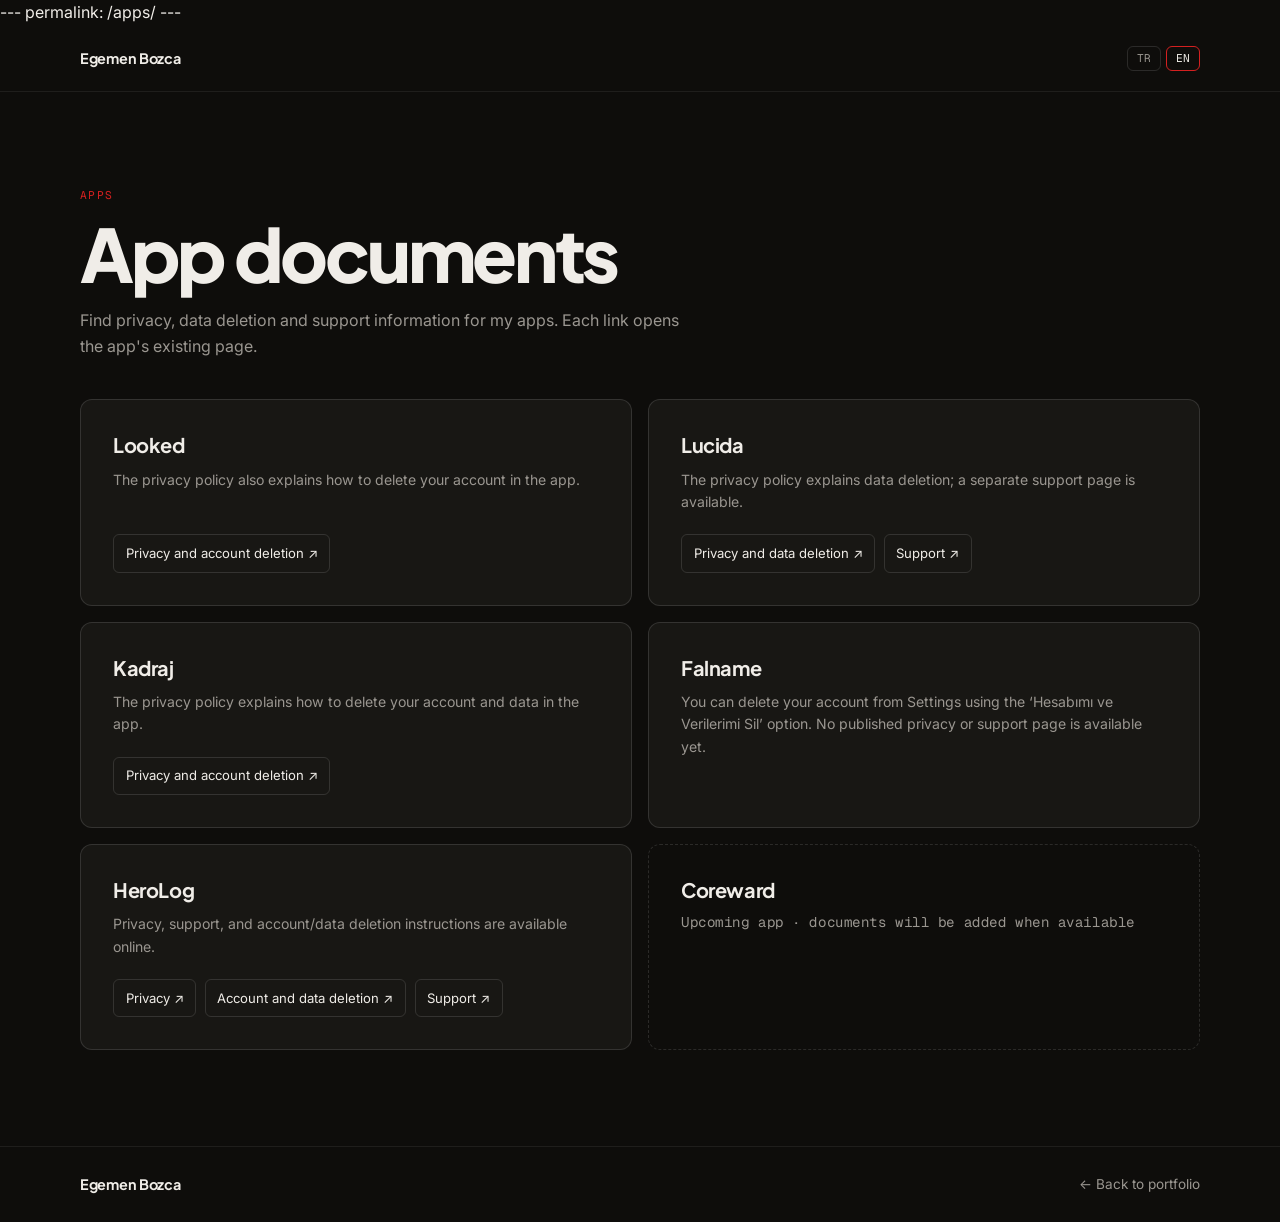
<file: apps.html>
---
permalink: /apps/
---
<!DOCTYPE html>
<html lang="en">
<head>
<meta charset="UTF-8">
<meta name="viewport" content="width=device-width, initial-scale=1.0">
<title>App Documents | Egemen Bozca</title>
<meta name="description" content="Privacy, account deletion and support links for Egemen Bozca's apps.">
<link rel="canonical" href="https://egebo.github.io/apps/">
<link rel="stylesheet" href="/style.css?v=33">
<style>
.docs-nav { border-bottom: 1px solid var(--line); }
.docs-nav-inner { display: flex; align-items: center; justify-content: space-between; gap: 1rem; padding-block: 1.25rem; }
.docs-back { color: var(--fg-2); font-size: .85rem; }
.docs-back:hover, .docs-link:hover { color: var(--accent); }
.docs-lang { display: flex; gap: .35rem; }
.docs-lang button { border: 1px solid var(--line-2); border-radius: var(--radius); padding: .3rem .55rem; font: .7rem var(--mono); color: var(--fg-2); }
.docs-lang button.active { border-color: var(--accent); color: var(--fg); }
.docs-main { min-height: calc(100vh - 150px); padding-block: clamp(3.5rem, 8vw, 6rem); }
.docs-head { max-width: 730px; margin-bottom: 2.5rem; }
.docs-kicker { color: var(--accent); font: .7rem var(--mono); letter-spacing: .12em; text-transform: uppercase; margin-bottom: .8rem; }
.docs-title { font: 800 clamp(2.6rem, 6vw, 4.6rem)/1.05 var(--display); letter-spacing: -.045em; margin-bottom: 1rem; }
.docs-intro { color: var(--fg-2); max-width: 60ch; }
.docs-grid { display: grid; grid-template-columns: repeat(2, minmax(0, 1fr)); gap: 1rem; }
.docs-card { display: flex; flex-direction: column; gap: .7rem; padding: clamp(1.3rem, 3vw, 2rem); background: var(--bg-2); border: 1px solid var(--line-2); border-radius: var(--radius-lg); }
.docs-card h2 { font: 700 1.25rem var(--display); letter-spacing: -.02em; }
.docs-card p { color: var(--fg-2); font-size: .88rem; }
.docs-links { display: flex; flex-wrap: wrap; gap: .55rem; margin-top: auto; padding-top: .6rem; }
.docs-link { display: inline-flex; align-items: center; border: 1px solid var(--line-2); border-radius: var(--radius); padding: .48rem .72rem; color: var(--fg); font-size: .82rem; transition: color .15s, border-color .15s; }
.docs-link:hover { border-color: var(--accent); }
.docs-card--future { background: transparent; border-style: dashed; }
.docs-status { color: var(--fg-3); font: .7rem var(--mono); letter-spacing: .04em; }
@media (max-width: 650px) { .docs-grid { grid-template-columns: 1fr; } }
</style>
</head>
<body>
<nav class="docs-nav" aria-label="Page navigation">
  <div class="wrap docs-nav-inner">
    <a class="f-brand" href="/">Egemen Bozca</a>
    <div class="docs-lang" aria-label="Language">
      <button type="button" data-lang="tr" lang="tr">TR</button>
      <button type="button" data-lang="en" lang="en">EN</button>
    </div>
  </div>
</nav>
<main class="wrap docs-main">
  <div class="docs-head">
    <p class="docs-kicker" data-tr="Uygulamalar" data-en="Apps">Apps</p>
    <h1 class="docs-title" data-tr="Uygulama belgeleri" data-en="App documents">App documents</h1>
    <p class="docs-intro" data-tr="Uygulamalarımın gizlilik, veri silme ve destek sayfalarına buradan ulaşabilirsiniz. Her bağlantı ilgili uygulamanın mevcut sayfasına gider." data-en="Find privacy, data deletion and support information for my apps. Each link opens the app's existing page.">Find privacy, data deletion and support information for my apps. Each link opens the app's existing page.</p>
  </div>
  <div class="docs-grid">
    <article class="docs-card">
      <h2>Looked</h2>
      <p data-tr="Gizlilik metni, uygulama içinden hesap silme adımlarını da içerir." data-en="The privacy policy also explains how to delete your account in the app.">The privacy policy also explains how to delete your account in the app.</p>
      <div class="docs-links"><a class="docs-link" href="https://egebo.github.io/looked_privacy/" target="_blank" rel="noopener" data-tr="Gizlilik ve hesap silme ↗" data-en="Privacy and account deletion ↗">Privacy and account deletion ↗</a></div>
    </article>
    <article class="docs-card">
      <h2>Lucida</h2>
      <p data-tr="Gizlilik metni veri silmeyi açıklar; yardım için ayrı bir destek sayfası bulunur." data-en="The privacy policy explains data deletion; a separate support page is available.">The privacy policy explains data deletion; a separate support page is available.</p>
      <div class="docs-links">
        <a class="docs-link" href="https://egebo.github.io/lucida-gizlilik/" target="_blank" rel="noopener" data-tr="Gizlilik ve veri silme ↗" data-en="Privacy and data deletion ↗">Privacy and data deletion ↗</a>
        <a class="docs-link" href="https://egebo.github.io/lucida-gizlilik/destek.html" target="_blank" rel="noopener" data-tr="Destek ↗" data-en="Support ↗">Support ↗</a>
      </div>
    </article>
    <article class="docs-card">
      <h2>Kadraj</h2>
      <p data-tr="Gizlilik metni, uygulama içinden hesap ve veri silme adımlarını açıklar." data-en="The privacy policy explains how to delete your account and data in the app.">The privacy policy explains how to delete your account and data in the app.</p>
      <div class="docs-links"><a class="docs-link" href="https://kadraj-egebo.web.app/privacy.html" target="_blank" rel="noopener" data-tr="Gizlilik ve hesap silme ↗" data-en="Privacy and account deletion ↗">Privacy and account deletion ↗</a></div>
    </article>
    <article class="docs-card">
      <h2>Falname</h2>
      <p data-tr="Ayarlar → Hesabımı ve Verilerimi Sil yoluyla hesabını silebilirsin. Yayımlanmış bir gizlilik veya destek sayfası henüz yok." data-en="You can delete your account from Settings using the ‘Hesabımı ve Verilerimi Sil’ option. No published privacy or support page is available yet.">You can delete your account from Settings using the ‘Hesabımı ve Verilerimi Sil’ option. No published privacy or support page is available yet.</p>
    </article>
    <article class="docs-card">
      <h2>HeroLog</h2>
      <p data-tr="Gizlilik politikası, destek ve hesap/veri silme yönergeleri yayımlanmış durumda." data-en="Privacy, support, and account/data deletion instructions are available online.">Privacy, support, and account/data deletion instructions are available online.</p>
      <div class="docs-links">
        <a class="docs-link" href="https://herolog-app.web.app/privacy#en" data-href-tr="https://herolog-app.web.app/privacy" data-href-en="https://herolog-app.web.app/privacy#en" target="_blank" rel="noopener" data-tr="Gizlilik ↗" data-en="Privacy ↗">Privacy ↗</a>
        <a class="docs-link" href="https://herolog-app.web.app/support#delete" data-href-tr="https://herolog-app.web.app/support#silme" data-href-en="https://herolog-app.web.app/support#delete" target="_blank" rel="noopener" data-tr="Hesap ve veri silme ↗" data-en="Account and data deletion ↗">Account and data deletion ↗</a>
        <a class="docs-link" href="https://herolog-app.web.app/support#en" data-href-tr="https://herolog-app.web.app/support" data-href-en="https://herolog-app.web.app/support#en" target="_blank" rel="noopener" data-tr="Destek ↗" data-en="Support ↗">Support ↗</a>
      </div>
    </article>
    <article class="docs-card docs-card--future">
      <h2>Coreward</h2>
      <p class="docs-status" data-tr="Gelecek uygulama · belgeler yayına çıktığında eklenecek" data-en="Upcoming app · documents will be added when available">Upcoming app · documents will be added when available</p>
    </article>
  </div>
</main>
<footer class="footer"><div class="footer-inner wrap"><span class="f-brand">Egemen Bozca</span><a class="docs-back" href="/" data-tr="← Portföye dön" data-en="← Back to portfolio">← Back to portfolio</a></div></footer>
<script>
(function () {
  function setLanguage(lang) {
    document.documentElement.lang = lang;
    document.title = (lang === 'tr' ? 'Uygulama Belgeleri' : 'App Documents') + ' | Egemen Bozca';
    document.querySelectorAll('[data-tr][data-en]').forEach(function (element) {
      element.textContent = element.getAttribute('data-' + lang);
    });
    document.querySelectorAll('[data-href-tr][data-href-en]').forEach(function (element) {
      element.href = element.getAttribute('data-href-' + lang);
    });
    document.querySelectorAll('[data-lang]').forEach(function (button) {
      button.classList.toggle('active', button.getAttribute('data-lang') === lang);
      button.setAttribute('aria-pressed', String(button.getAttribute('data-lang') === lang));
    });
    localStorage.setItem('eb-lang', lang);
  }
  document.querySelectorAll('[data-lang]').forEach(function (button) {
    button.addEventListener('click', function () { setLanguage(button.getAttribute('data-lang')); });
  });
  setLanguage(localStorage.getItem('eb-lang') === 'tr' ? 'tr' : 'en');
}());
</script>
</body>
</html>
</file>
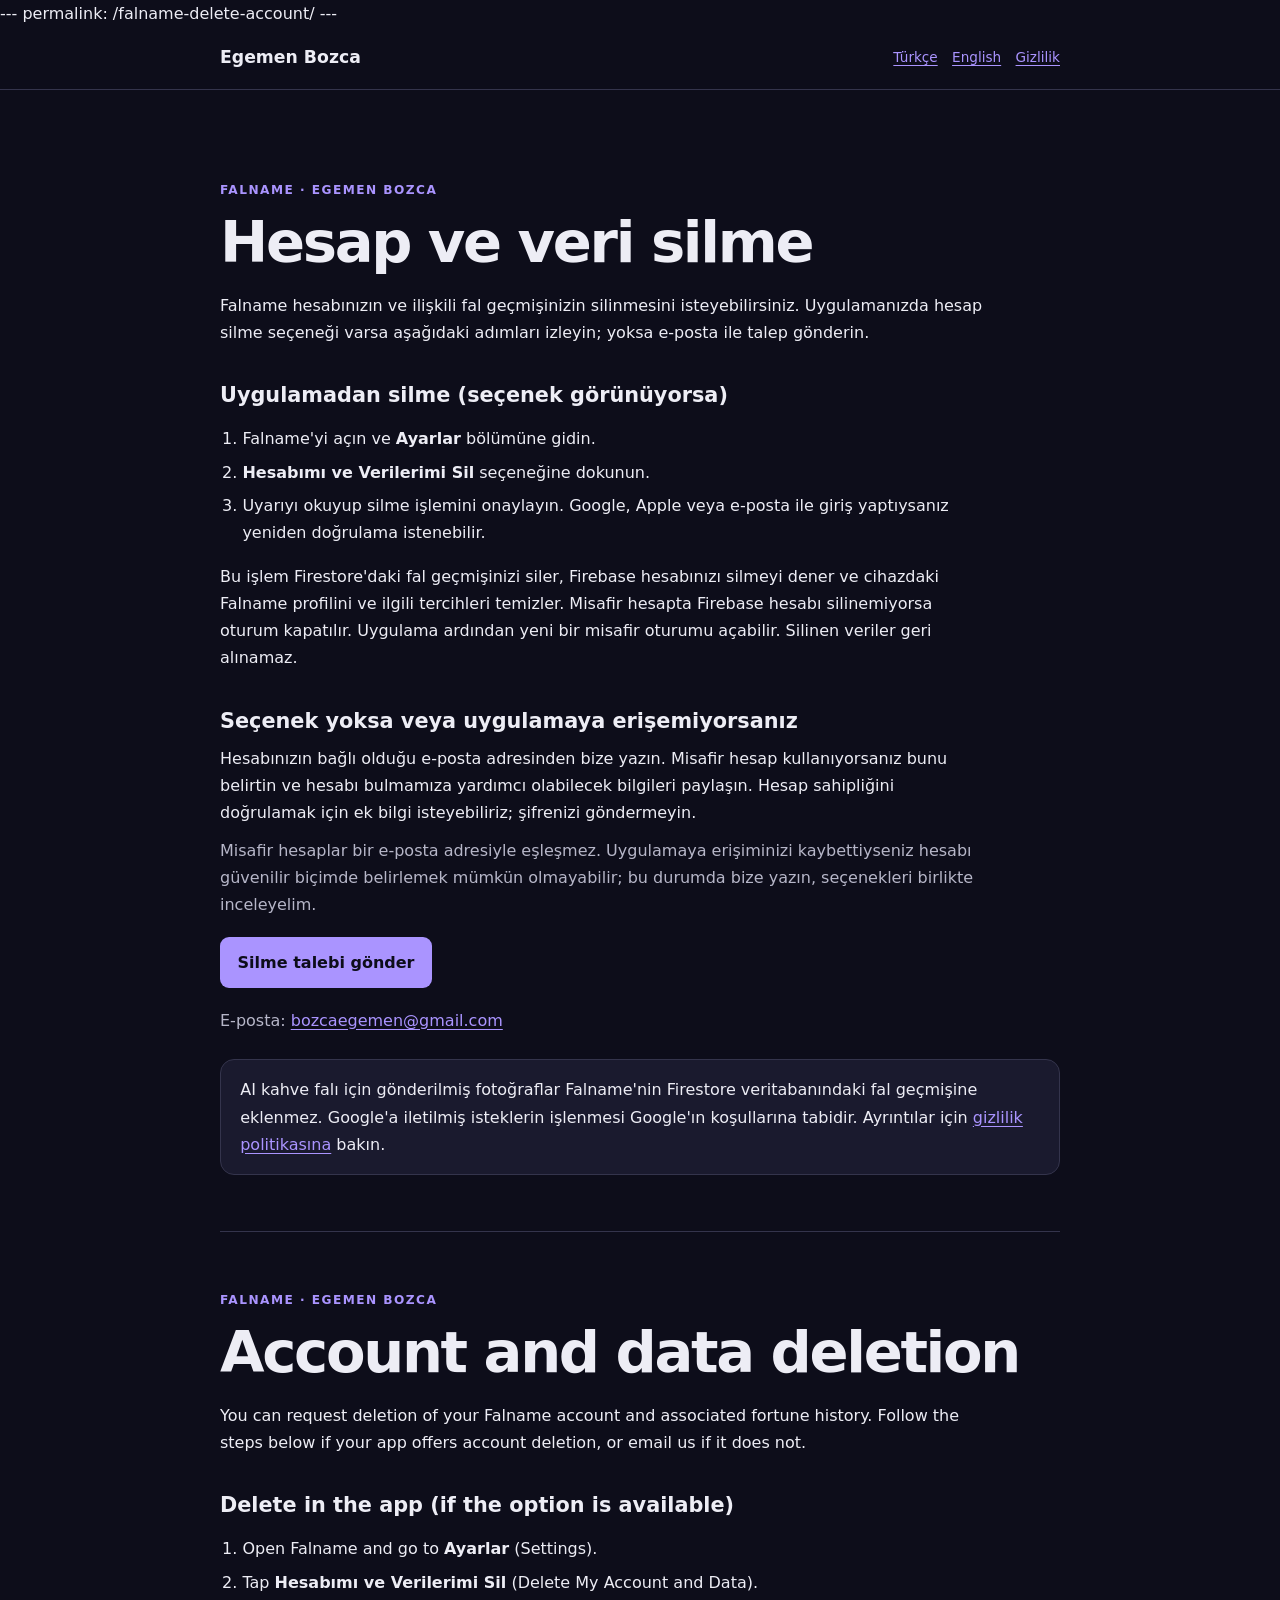
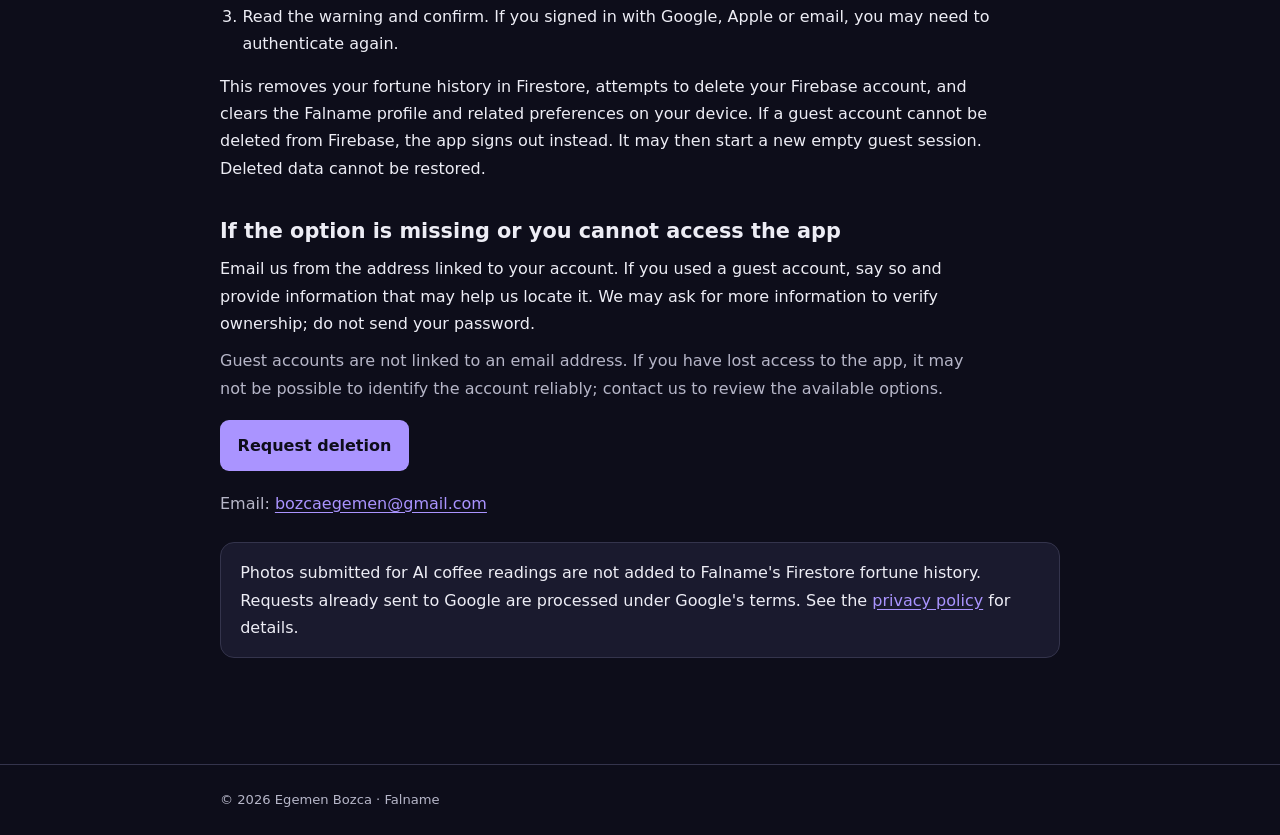
<file: falname-delete-account.html>
---
permalink: /falname-delete-account/
---
<!doctype html>
<html lang="tr">
<head>
<meta charset="utf-8">
<meta name="viewport" content="width=device-width,initial-scale=1">
<title>Falname Hesap ve Veri Silme | Egemen Bozca</title>
<meta name="description" content="Falname hesabını ve ilişkili fal geçmişini silme adımları.">
<link rel="canonical" href="https://egebo.github.io/falname-delete-account/">
<link rel="stylesheet" href="/falname-legal.css">
</head>
<body>
<header class="top"><div class="wrap"><a class="brand" href="/">Egemen Bozca</a><nav class="nav" aria-label="Sayfa bağlantıları"><a href="#tr">Türkçe</a><a href="#en">English</a><a href="/falname-privacy/">Gizlilik</a></nav></div></header>
<main class="wrap">
<section id="tr">
<p class="eyebrow">Falname · Egemen Bozca</p>
<h1>Hesap ve veri silme</h1>
<p>Falname hesabınızın ve ilişkili fal geçmişinizin silinmesini isteyebilirsiniz. Uygulamanızda hesap silme seçeneği varsa aşağıdaki adımları izleyin; yoksa e-posta ile talep gönderin.</p>
<h2>Uygulamadan silme (seçenek görünüyorsa)</h2>
<ol>
<li>Falname'yi açın ve <strong>Ayarlar</strong> bölümüne gidin.</li>
<li><strong>Hesabımı ve Verilerimi Sil</strong> seçeneğine dokunun.</li>
<li>Uyarıyı okuyup silme işlemini onaylayın. Google, Apple veya e-posta ile giriş yaptıysanız yeniden doğrulama istenebilir.</li>
</ol>
<p>Bu işlem Firestore'daki fal geçmişinizi siler, Firebase hesabınızı silmeyi dener ve cihazdaki Falname profilini ve ilgili tercihleri temizler. Misafir hesapta Firebase hesabı silinemiyorsa oturum kapatılır. Uygulama ardından yeni bir misafir oturumu açabilir. Silinen veriler geri alınamaz.</p>
<h2>Seçenek yoksa veya uygulamaya erişemiyorsanız</h2>
<p>Hesabınızın bağlı olduğu e-posta adresinden bize yazın. Misafir hesap kullanıyorsanız bunu belirtin ve hesabı bulmamıza yardımcı olabilecek bilgileri paylaşın. Hesap sahipliğini doğrulamak için ek bilgi isteyebiliriz; şifrenizi göndermeyin.</p>
<p class="muted">Misafir hesaplar bir e-posta adresiyle eşleşmez. Uygulamaya erişiminizi kaybettiyseniz hesabı güvenilir biçimde belirlemek mümkün olmayabilir; bu durumda bize yazın, seçenekleri birlikte inceleyelim.</p>
<p><a class="action" href="mailto:bozcaegemen@gmail.com?subject=Falname%20hesap%20ve%20veri%20silme%20talebi">Silme talebi gönder</a></p>
<p class="muted">E-posta: <a href="mailto:bozcaegemen@gmail.com">bozcaegemen@gmail.com</a></p>
<div class="note">AI kahve falı için gönderilmiş fotoğraflar Falname'nin Firestore veritabanındaki fal geçmişine eklenmez. Google'a iletilmiş isteklerin işlenmesi Google'ın koşullarına tabidir. Ayrıntılar için <a href="/falname-privacy/">gizlilik politikasına</a> bakın.</div>
</section>

<section id="en" class="language" lang="en">
<p class="eyebrow">Falname · Egemen Bozca</p>
<h1>Account and data deletion</h1>
<p>You can request deletion of your Falname account and associated fortune history. Follow the steps below if your app offers account deletion, or email us if it does not.</p>
<h2>Delete in the app (if the option is available)</h2>
<ol>
<li>Open Falname and go to <strong>Ayarlar</strong> (Settings).</li>
<li>Tap <strong>Hesabımı ve Verilerimi Sil</strong> (Delete My Account and Data).</li>
<li>Read the warning and confirm. If you signed in with Google, Apple or email, you may need to authenticate again.</li>
</ol>
<p>This removes your fortune history in Firestore, attempts to delete your Firebase account, and clears the Falname profile and related preferences on your device. If a guest account cannot be deleted from Firebase, the app signs out instead. It may then start a new empty guest session. Deleted data cannot be restored.</p>
<h2>If the option is missing or you cannot access the app</h2>
<p>Email us from the address linked to your account. If you used a guest account, say so and provide information that may help us locate it. We may ask for more information to verify ownership; do not send your password.</p>
<p class="muted">Guest accounts are not linked to an email address. If you have lost access to the app, it may not be possible to identify the account reliably; contact us to review the available options.</p>
<p><a class="action" href="mailto:bozcaegemen@gmail.com?subject=Falname%20account%20and%20data%20deletion%20request">Request deletion</a></p>
<p class="muted">Email: <a href="mailto:bozcaegemen@gmail.com">bozcaegemen@gmail.com</a></p>
<div class="note">Photos submitted for AI coffee readings are not added to Falname's Firestore fortune history. Requests already sent to Google are processed under Google's terms. See the <a href="/falname-privacy/#en">privacy policy</a> for details.</div>
</section>
</main>
<footer><div class="wrap">© 2026 Egemen Bozca · Falname</div></footer>
</body>
</html>
</file>
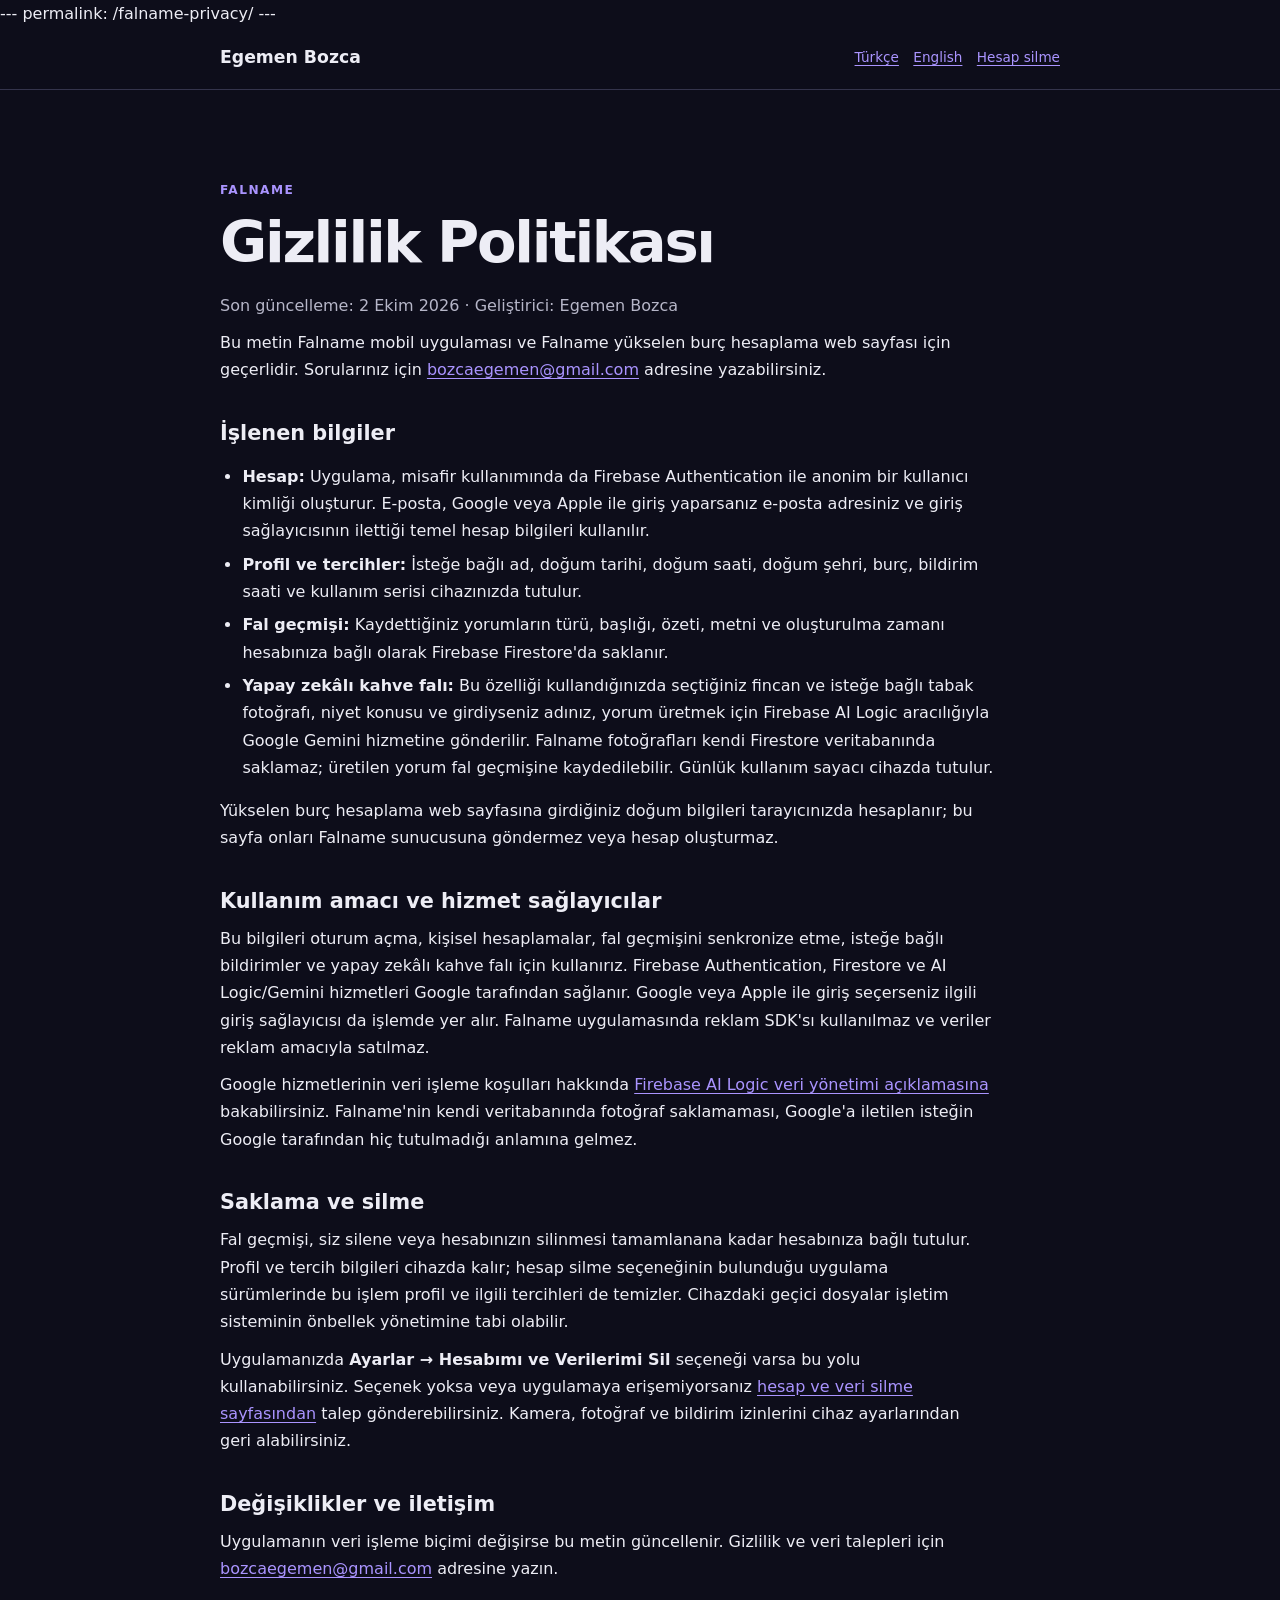
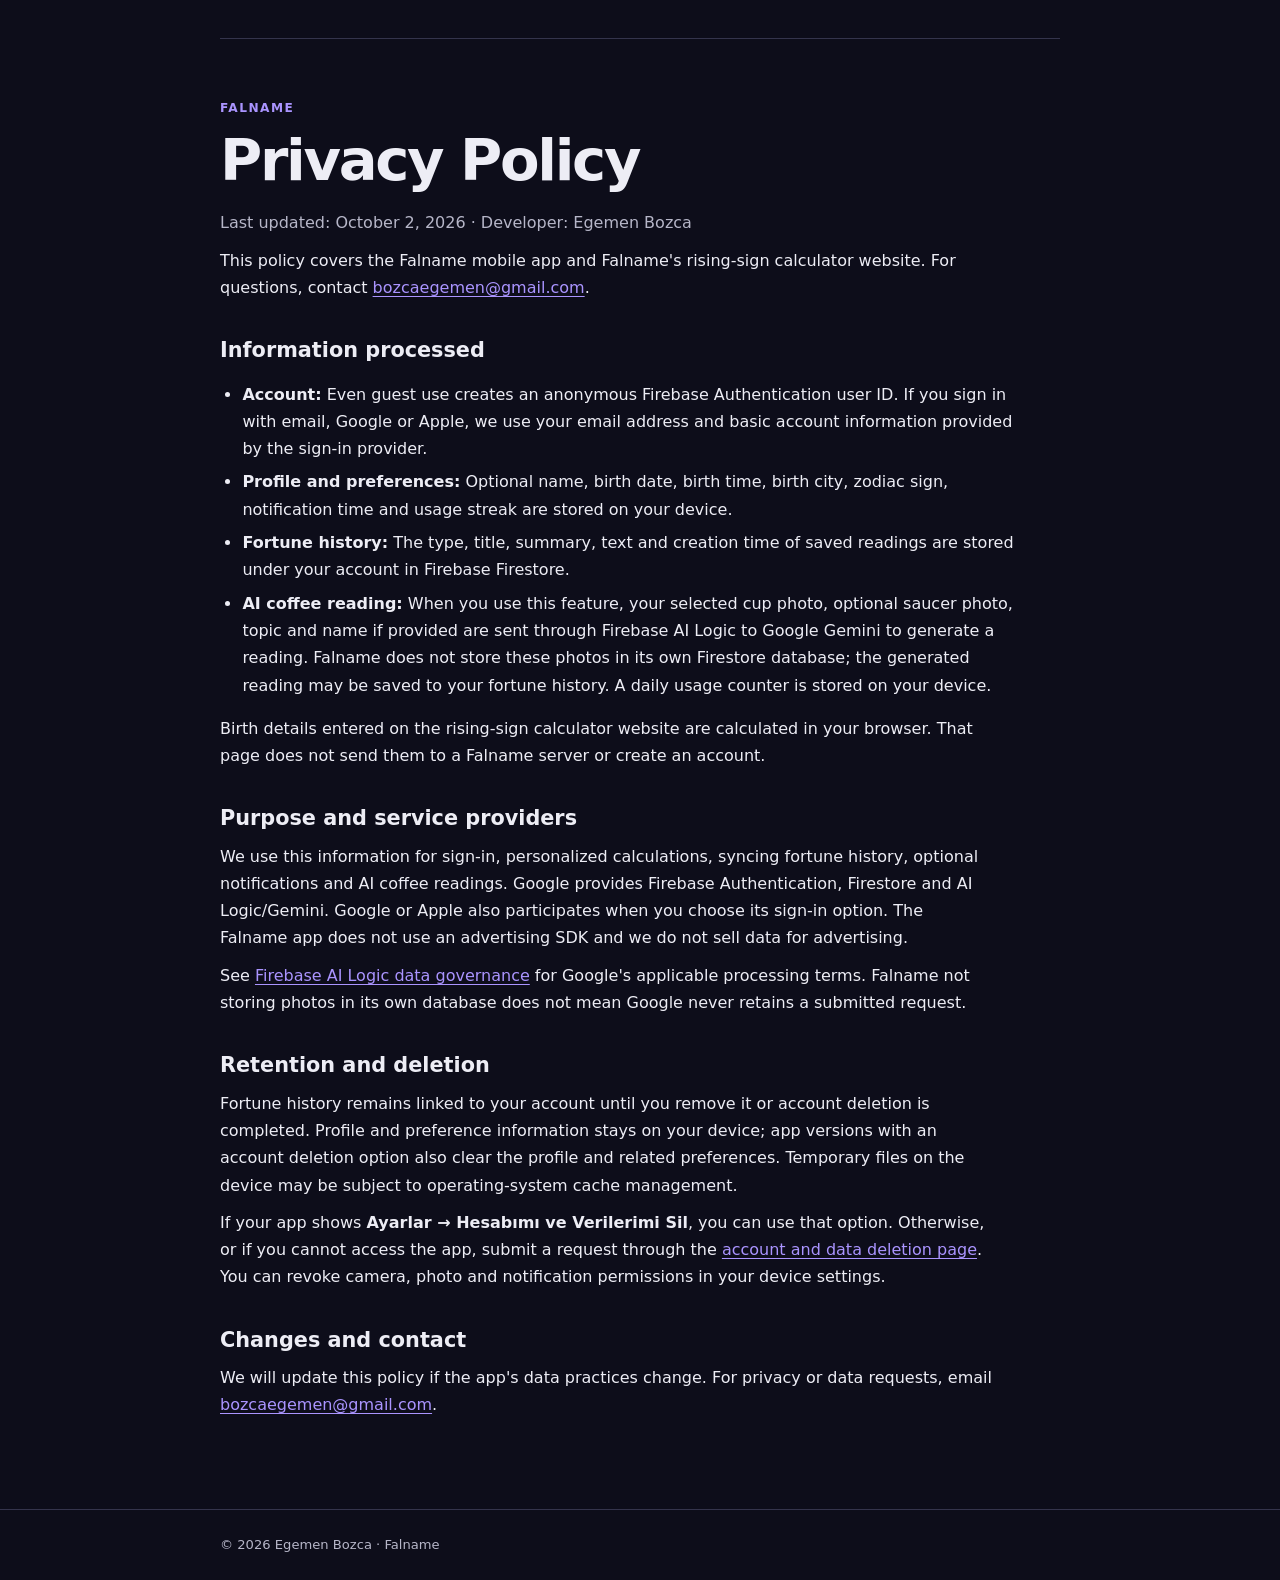
<file: falname-privacy.html>
---
permalink: /falname-privacy/
---
<!doctype html>
<html lang="tr">
<head>
<meta charset="utf-8">
<meta name="viewport" content="width=device-width,initial-scale=1">
<title>Falname Gizlilik Politikası | Egemen Bozca</title>
<meta name="description" content="Falname uygulamasının veri kullanımı, saklama ve silme uygulamaları.">
<link rel="canonical" href="https://egebo.github.io/falname-privacy/">
<link rel="stylesheet" href="/falname-legal.css">
</head>
<body>
<header class="top"><div class="wrap"><a class="brand" href="/">Egemen Bozca</a><nav class="nav" aria-label="Sayfa bağlantıları"><a href="#tr">Türkçe</a><a href="#en">English</a><a href="/falname-delete-account/">Hesap silme</a></nav></div></header>
<main class="wrap">
<section id="tr">
<p class="eyebrow">Falname</p>
<h1>Gizlilik Politikası</h1>
<p class="muted">Son güncelleme: 2 Ekim 2026 · Geliştirici: Egemen Bozca</p>
<p>Bu metin Falname mobil uygulaması ve Falname yükselen burç hesaplama web sayfası için geçerlidir. Sorularınız için <a href="mailto:bozcaegemen@gmail.com">bozcaegemen@gmail.com</a> adresine yazabilirsiniz.</p>

<h2>İşlenen bilgiler</h2>
<ul>
<li><strong>Hesap:</strong> Uygulama, misafir kullanımında da Firebase Authentication ile anonim bir kullanıcı kimliği oluşturur. E-posta, Google veya Apple ile giriş yaparsanız e-posta adresiniz ve giriş sağlayıcısının ilettiği temel hesap bilgileri kullanılır.</li>
<li><strong>Profil ve tercihler:</strong> İsteğe bağlı ad, doğum tarihi, doğum saati, doğum şehri, burç, bildirim saati ve kullanım serisi cihazınızda tutulur.</li>
<li><strong>Fal geçmişi:</strong> Kaydettiğiniz yorumların türü, başlığı, özeti, metni ve oluşturulma zamanı hesabınıza bağlı olarak Firebase Firestore'da saklanır.</li>
<li><strong>Yapay zekâlı kahve falı:</strong> Bu özelliği kullandığınızda seçtiğiniz fincan ve isteğe bağlı tabak fotoğrafı, niyet konusu ve girdiyseniz adınız, yorum üretmek için Firebase AI Logic aracılığıyla Google Gemini hizmetine gönderilir. Falname fotoğrafları kendi Firestore veritabanında saklamaz; üretilen yorum fal geçmişine kaydedilebilir. Günlük kullanım sayacı cihazda tutulur.</li>
</ul>
<p>Yükselen burç hesaplama web sayfasına girdiğiniz doğum bilgileri tarayıcınızda hesaplanır; bu sayfa onları Falname sunucusuna göndermez veya hesap oluşturmaz.</p>

<h2>Kullanım amacı ve hizmet sağlayıcılar</h2>
<p>Bu bilgileri oturum açma, kişisel hesaplamalar, fal geçmişini senkronize etme, isteğe bağlı bildirimler ve yapay zekâlı kahve falı için kullanırız. Firebase Authentication, Firestore ve AI Logic/Gemini hizmetleri Google tarafından sağlanır. Google veya Apple ile giriş seçerseniz ilgili giriş sağlayıcısı da işlemde yer alır. Falname uygulamasında reklam SDK'sı kullanılmaz ve veriler reklam amacıyla satılmaz.</p>
<p>Google hizmetlerinin veri işleme koşulları hakkında <a href="https://firebase.google.com/docs/ai-logic/data-governance">Firebase AI Logic veri yönetimi açıklamasına</a> bakabilirsiniz. Falname'nin kendi veritabanında fotoğraf saklamaması, Google'a iletilen isteğin Google tarafından hiç tutulmadığı anlamına gelmez.</p>

<h2>Saklama ve silme</h2>
<p>Fal geçmişi, siz silene veya hesabınızın silinmesi tamamlanana kadar hesabınıza bağlı tutulur. Profil ve tercih bilgileri cihazda kalır; hesap silme seçeneğinin bulunduğu uygulama sürümlerinde bu işlem profil ve ilgili tercihleri de temizler. Cihazdaki geçici dosyalar işletim sisteminin önbellek yönetimine tabi olabilir.</p>
<p>Uygulamanızda <strong>Ayarlar → Hesabımı ve Verilerimi Sil</strong> seçeneği varsa bu yolu kullanabilirsiniz. Seçenek yoksa veya uygulamaya erişemiyorsanız <a href="/falname-delete-account/">hesap ve veri silme sayfasından</a> talep gönderebilirsiniz. Kamera, fotoğraf ve bildirim izinlerini cihaz ayarlarından geri alabilirsiniz.</p>

<h2>Değişiklikler ve iletişim</h2>
<p>Uygulamanın veri işleme biçimi değişirse bu metin güncellenir. Gizlilik ve veri talepleri için <a href="mailto:bozcaegemen@gmail.com">bozcaegemen@gmail.com</a> adresine yazın.</p>
</section>

<section id="en" class="language" lang="en">
<p class="eyebrow">Falname</p>
<h1>Privacy Policy</h1>
<p class="muted">Last updated: October 2, 2026 · Developer: Egemen Bozca</p>
<p>This policy covers the Falname mobile app and Falname's rising-sign calculator website. For questions, contact <a href="mailto:bozcaegemen@gmail.com">bozcaegemen@gmail.com</a>.</p>

<h2>Information processed</h2>
<ul>
<li><strong>Account:</strong> Even guest use creates an anonymous Firebase Authentication user ID. If you sign in with email, Google or Apple, we use your email address and basic account information provided by the sign-in provider.</li>
<li><strong>Profile and preferences:</strong> Optional name, birth date, birth time, birth city, zodiac sign, notification time and usage streak are stored on your device.</li>
<li><strong>Fortune history:</strong> The type, title, summary, text and creation time of saved readings are stored under your account in Firebase Firestore.</li>
<li><strong>AI coffee reading:</strong> When you use this feature, your selected cup photo, optional saucer photo, topic and name if provided are sent through Firebase AI Logic to Google Gemini to generate a reading. Falname does not store these photos in its own Firestore database; the generated reading may be saved to your fortune history. A daily usage counter is stored on your device.</li>
</ul>
<p>Birth details entered on the rising-sign calculator website are calculated in your browser. That page does not send them to a Falname server or create an account.</p>

<h2>Purpose and service providers</h2>
<p>We use this information for sign-in, personalized calculations, syncing fortune history, optional notifications and AI coffee readings. Google provides Firebase Authentication, Firestore and AI Logic/Gemini. Google or Apple also participates when you choose its sign-in option. The Falname app does not use an advertising SDK and we do not sell data for advertising.</p>
<p>See <a href="https://firebase.google.com/docs/ai-logic/data-governance">Firebase AI Logic data governance</a> for Google's applicable processing terms. Falname not storing photos in its own database does not mean Google never retains a submitted request.</p>

<h2>Retention and deletion</h2>
<p>Fortune history remains linked to your account until you remove it or account deletion is completed. Profile and preference information stays on your device; app versions with an account deletion option also clear the profile and related preferences. Temporary files on the device may be subject to operating-system cache management.</p>
<p>If your app shows <strong>Ayarlar → Hesabımı ve Verilerimi Sil</strong>, you can use that option. Otherwise, or if you cannot access the app, submit a request through the <a href="/falname-delete-account/#en">account and data deletion page</a>. You can revoke camera, photo and notification permissions in your device settings.</p>

<h2>Changes and contact</h2>
<p>We will update this policy if the app's data practices change. For privacy or data requests, email <a href="mailto:bozcaegemen@gmail.com">bozcaegemen@gmail.com</a>.</p>
</section>
</main>
<footer><div class="wrap">© 2026 Egemen Bozca · Falname</div></footer>
</body>
</html>
</file>
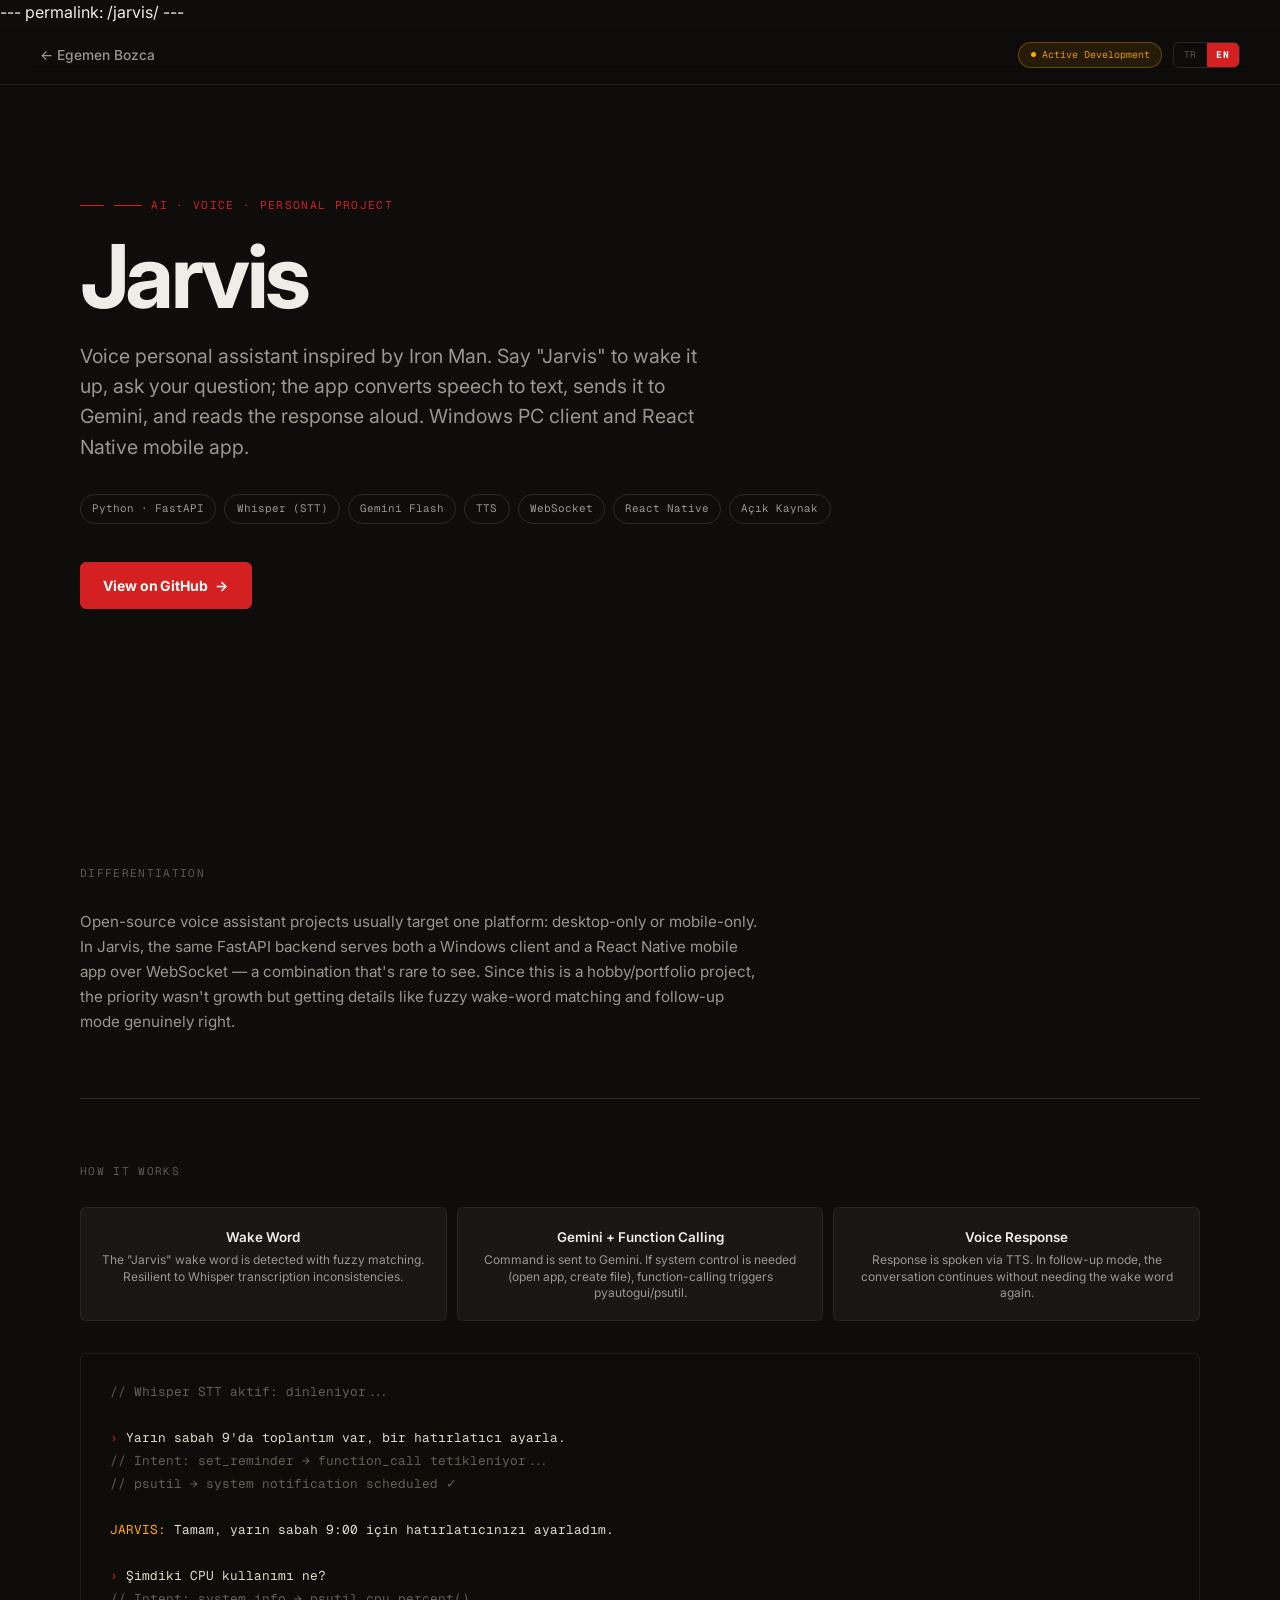
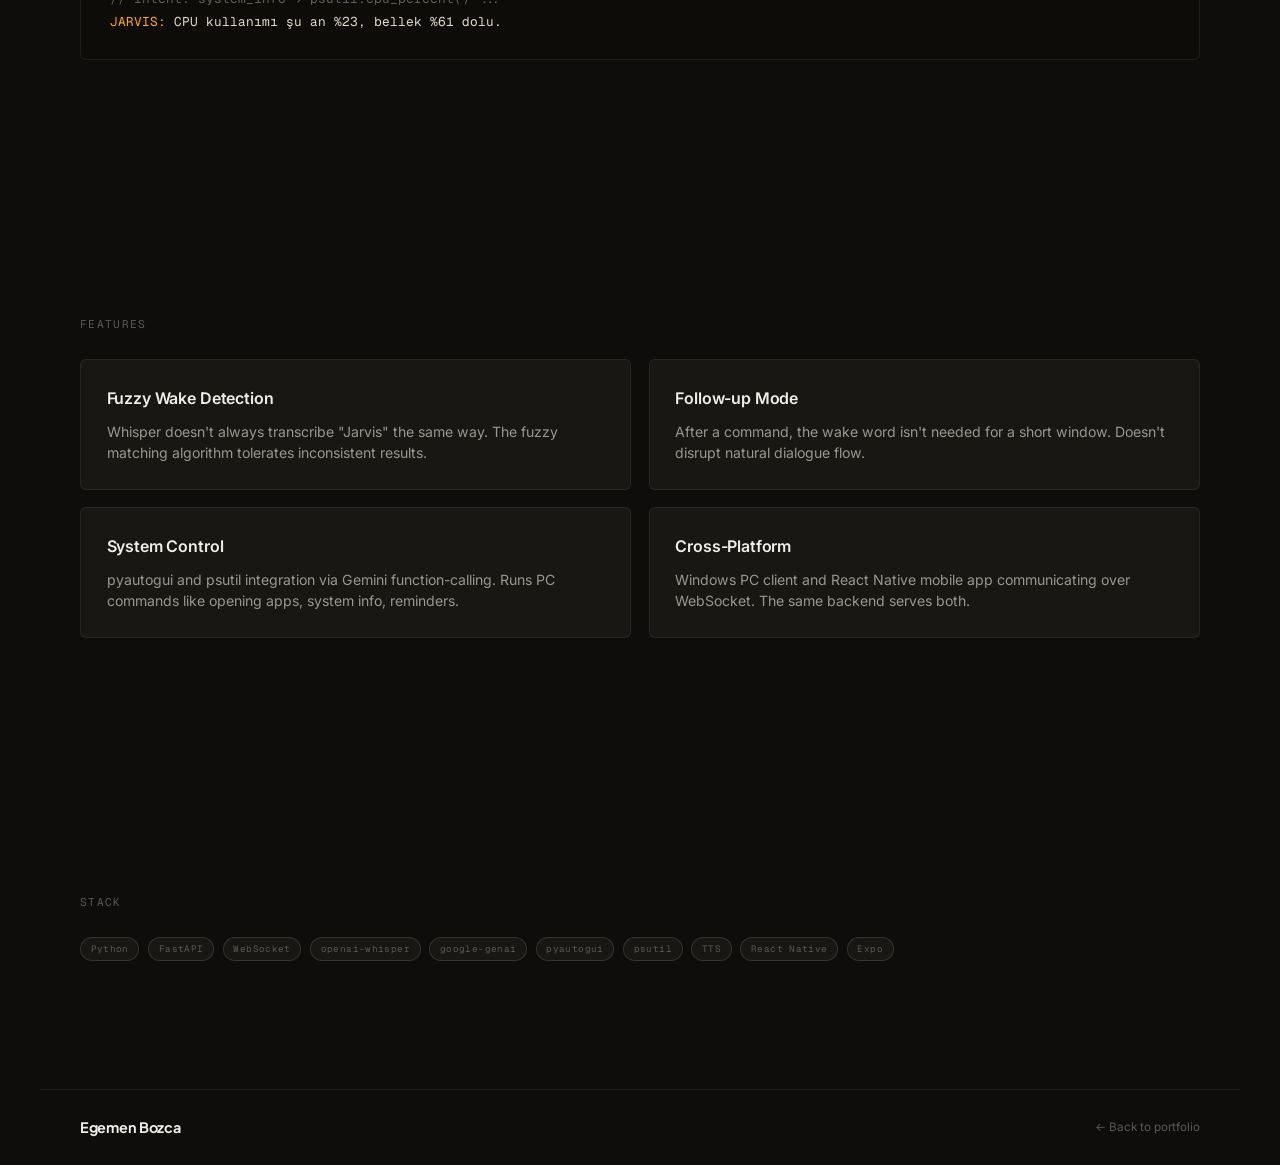
<file: projects/jarvis.html>
---
permalink: /jarvis/
---
<!DOCTYPE html>
<html lang="tr">
<head>
<meta charset="UTF-8">
<meta name="viewport" content="width=device-width, initial-scale=1.0">
<title>Jarvis | Egemen Bozca</title>
<meta name="description" content="Iron Man esintili sesli kişisel asistan. Whisper STT, Gemini function-calling, TTS. Python, FastAPI, React Native.">
<link rel="icon" href="data:image/svg+xml,<svg xmlns='http://www.w3.org/2000/svg' viewBox='0 0 100 100'><rect width='100' height='100' rx='22' fill='%23D42020'/><text x='50' y='72' font-family='system-ui,sans-serif' font-weight='700' font-size='62' fill='white' text-anchor='middle'>E</text></svg>">
<link rel="preconnect" href="https://fonts.googleapis.com">
<link rel="preconnect" href="https://fonts.gstatic.com" crossorigin="">
<link href="https://fonts.googleapis.com/css2?family=Plus+Jakarta+Sans:wght@700;800&family=Inter:wght@400;500;600&family=Geist+Mono:wght@400;500&display=swap" rel="stylesheet">
<link rel="stylesheet" href="../style.css?v=33">
<style>
.cs-nav { display:flex; align-items:center; justify-content:space-between; padding:1rem var(--gutter); border-bottom:1px solid var(--line); position:sticky; top:0; background:color-mix(in srgb,var(--bg) 92%,transparent); backdrop-filter:blur(12px); -webkit-backdrop-filter:blur(12px); z-index:100; }
.cs-nav-right { display:flex; align-items:center; gap:0.7rem; }
.cs-back { font-size:0.86rem; font-weight:500; color:var(--fg-2); display:inline-flex; align-items:center; gap:0.4rem; transition:color 0.2s; }
.cs-back:hover { color:var(--accent); }
.cs-title { font-size:clamp(3rem,8vw,5.5rem); font-weight:700; letter-spacing:-0.04em; line-height:0.96; margin-bottom:1.4rem; }
.cs-desc { font-size:clamp(1rem,1.8vw,1.22rem); color:var(--fg-2); max-width:52ch; line-height:1.55; margin-bottom:2rem; }
.cs-meta-row { display:flex; flex-wrap:wrap; gap:0.5rem; margin-bottom:2.4rem; }
.cs-meta-row span { font-family:var(--mono); font-size:0.68rem; padding:0.34rem 0.7rem; border:1px solid var(--line-2); border-radius:99px; color:var(--fg-2); }
.cs-cta { display:flex; flex-wrap:wrap; gap:0.7rem; }
.cs-divider { height:1px; background:var(--line-2); margin:clamp(2.5rem,5vw,4rem) 0; }
.cs-section-label { font-family:var(--mono); font-size:0.7rem; letter-spacing:0.12em; text-transform:uppercase; color:var(--fg-3); margin-bottom:1.6rem; }
.cs-features { display:grid; grid-template-columns:repeat(2,1fr); gap:1.1rem; }
.cs-feat { background:var(--bg-2); border:1px solid var(--line); border-radius:var(--radius); padding:1.6rem; }
.cs-feat h3 { font-size:1rem; font-weight:600; letter-spacing:-0.01em; margin-bottom:0.6rem; }
.cs-feat p { font-size:0.88rem; color:var(--fg-2); line-height:1.5; }
.cs-feat .fi { font-size:1.5rem; margin-bottom:0.8rem; }
.cs-stack { display:flex; flex-wrap:wrap; gap:0.55rem; }
.cs-badge-wip { display:inline-flex; align-items:center; gap:0.4rem; font-family:var(--mono); font-size:0.62rem; background:rgba(255,171,0,0.1); color:#e5970a; border:1px solid rgba(255,171,0,0.3); border-radius:99px; padding:0.26rem 0.7rem; }
.cs-badge-wip::before { content:""; width:5px; height:5px; border-radius:50%; background:#ffab00; }
.cs-terminal { background:#0e0c08; border:1px solid var(--line); border-radius:var(--radius); padding:1.6rem 1.8rem; font-family:var(--mono); font-size:0.8rem; line-height:1.8; color:#e2dccd; overflow-x:auto; margin-top:1.4rem; }
.cs-terminal .prompt { color:var(--accent); }
.cs-terminal .sys { color:rgba(226,220,205,0.4); }
.cs-terminal .jarvis { color:#ffab00; }
.cs-flow { display:grid; grid-template-columns:repeat(3,1fr); gap:0.6rem; margin-top:1.4rem; position:relative; }
.cs-flow-step { background:var(--bg-2); border:1px solid var(--line); border-radius:var(--radius); padding:1.2rem; text-align:center; }
.cs-flow-step .fi { font-size:1.6rem; margin-bottom:0.5rem; }
.cs-flow-step h4 { font-size:0.84rem; font-weight:600; margin-bottom:0.25rem; }
.cs-flow-step p { font-size:0.75rem; color:var(--fg-2); line-height:1.35; }
.cs-flow-arrow { display:flex; align-items:center; justify-content:center; color:var(--accent); font-size:1.2rem; padding-top:1.5rem; }
.cs-prose { font-size:0.95rem; color:var(--fg-2); line-height:1.65; max-width:68ch; }
@media (max-width:700px) { .cs-features { grid-template-columns:1fr; } .cs-flow { grid-template-columns:1fr; } .cs-flow-arrow { transform:rotate(90deg); } }
</style>
</head>
<body>

<nav class="cs-nav">
  <a href="../" class="cs-back">← Egemen Bozca</a>
  <div class="cs-nav-right">
    <span class="cs-badge-wip" data-i18n="jarvis.badge">Aktif Geliştirme</span>
    <div class="cs-lang"><button class="cs-lang-btn" data-lang="tr">TR</button><button class="cs-lang-btn" data-lang="en">EN</button></div>
  </div>
</nav>

<main>
<section class="section wrap" style="padding-top:clamp(4rem,9vw,7rem)">
  <p class="eyebrow" style="font-family:var(--mono);font-size:0.7rem;letter-spacing:0.12em;text-transform:uppercase;color:var(--accent);display:inline-flex;align-items:center;gap:0.6rem;margin-bottom:1.2rem;">
    <span style="width:28px;height:1px;background:var(--accent);display:inline-block;flex-shrink:0"></span>
    <span data-i18n="jarvis.eyebrow">Yapay Zekâ · Ses · Kişisel Proje</span>
  </p>
  <h1 class="cs-title">Jarvis</h1>
  <p class="cs-desc" data-i18n="jarvis.desc">Iron Man'den ilham alan sesli kişisel asistan. "Jarvis" diyerek uyandır, soruyu sor; uygulama sesi metne çevirir, Gemini'ye iletir, yanıtı sesli olarak geri sunar. Windows PC istemcisi ve React Native mobil uç.</p>
  <div class="cs-meta-row">
    <span>Python · FastAPI</span>
    <span>Whisper (STT)</span>
    <span>Gemini Flash</span>
    <span>TTS</span>
    <span>WebSocket</span>
    <span>React Native</span>
    <span>Açık Kaynak</span>
  </div>
  <div class="cs-cta">
    <a href="https://github.com/Egebo/Jarvis" target="_blank" rel="noopener" class="btn btn--accent"><span data-i18n="jarvis.cta">GitHub'da gör</span> <span class="arr">→</span></a>
  </div>
</section>

<section class="section wrap">
  <p class="cs-section-label" data-i18n="jarvis.why.label">Farklılaşma</p>
  <p class="cs-prose" data-i18n="jarvis.why">Açık kaynak sesli asistan projeleri genelde tek platforma odaklanıyor: ya sadece masaüstü ya sadece mobil. Jarvis'te aynı FastAPI backend, WebSocket üzerinden hem Windows istemcisine hem React Native mobil uca hizmet veriyor — bu kombinasyon nadir görülüyor. Hobi/portfolyo projesi olduğu için önceliği büyüme değil, bulanık uyandırma eşleştirmesi ve follow-up modu gibi teknik detayların doğru çözülmesiydi.</p>

  <div class="cs-divider"></div>

  <p class="cs-section-label" data-i18n="label.how">Nasıl Çalışır</p>
  <div class="cs-flow">
    <div class="cs-flow-step">
      <h4 data-i18n="jarvis.how.1.title">Uyandırma</h4>
      <p data-i18n="jarvis.how.1.desc">"Jarvis" uyandırma kelimesi bulanık eşleştirmeyle algılanır. Whisper transkripsiyonundaki tutarsızlıklara karşı dayanıklı.</p>
    </div>
    <div class="cs-flow-step">
      <h4 data-i18n="jarvis.how.2.title">Gemini + Function Calling</h4>
      <p data-i18n="jarvis.how.2.desc">Komut Gemini'ye iletilir. Sistem kontrolü gerekiyorsa (uygulama aç, dosya oluştur) function-calling ile pyautogui/psutil tetiklenir.</p>
    </div>
    <div class="cs-flow-step">
      <h4 data-i18n="jarvis.how.3.title">Sesli Yanıt</h4>
      <p data-i18n="jarvis.how.3.desc">Yanıt TTS motoruyla seslendirilir. Follow-up modda uyandırma kelimesi gerektirmeden konuşma devam eder.</p>
    </div>
  </div>

  <div class="cs-terminal" style="margin-top:2rem">
    <div><span class="sys">// Whisper STT aktif: dinleniyor...</span></div>
    <br>
    <div><span class="prompt">›</span> <span style="color:#e2dccd">Yarın sabah 9'da toplantım var, bir hatırlatıcı ayarla.</span></div>
    <div><span class="sys">// Intent: set_reminder → function_call tetikleniyor...</span></div>
    <div><span class="sys">// psutil → system notification scheduled ✓</span></div>
    <br>
    <div><span class="jarvis">JARVIS:</span> <span style="color:#e2dccd">Tamam, yarın sabah 9:00 için hatırlatıcınızı ayarladım.</span></div>
    <br>
    <div><span class="prompt">›</span> <span style="color:#e2dccd">Şimdiki CPU kullanımı ne?</span></div>
    <div><span class="sys">// Intent: system_info → psutil.cpu_percent() ...</span></div>
    <div><span class="jarvis">JARVIS:</span> <span style="color:#e2dccd">CPU kullanımı şu an %23, bellek %61 dolu.</span></div>
  </div>
</section>

<section class="section wrap">
  <p class="cs-section-label" data-i18n="label.features">Özellikler</p>
  <div class="cs-features">
    <div class="cs-feat">
      <h3 data-i18n="jarvis.feat.1.title">Bulanık Uyandırma</h3>
      <p data-i18n="jarvis.feat.1.desc">Whisper "Jarvis" kelimesini her seferinde aynı şekilde transkribe etmez. Bulanık eşleştirme algoritması tutarsız sonuçları tolere eder.</p>
    </div>
    <div class="cs-feat">
      <h3 data-i18n="jarvis.feat.2.title">Follow-up Modu</h3>
      <p data-i18n="jarvis.feat.2.desc">Bir komut sonrasında kısa bir pencere boyunca uyandırma kelimesi gerekmez. Doğal diyalog akışını bozmaz.</p>
    </div>
    <div class="cs-feat">
      <h3 data-i18n="jarvis.feat.3.title">Sistem Kontrolü</h3>
      <p data-i18n="jarvis.feat.3.desc">Gemini function-calling üzerinden pyautogui ve psutil entegrasyonu. Uygulama açma, sistem bilgisi, hatırlatıcı gibi PC komutlarını çalıştırır.</p>
    </div>
    <div class="cs-feat">
      <h3 data-i18n="jarvis.feat.4.title">Çapraz Platform</h3>
      <p data-i18n="jarvis.feat.4.desc">WebSocket üzerinden konuşan Windows PC istemcisi ve React Native mobil uç. Aynı backend ikisine de hizmet verir.</p>
    </div>
  </div>
</section>

<section class="section wrap">
  <p class="cs-section-label" data-i18n="label.tech">Teknoloji</p>
  <div class="cs-stack">
    <span class="tag">Python</span>
    <span class="tag">FastAPI</span>
    <span class="tag">WebSocket</span>
    <span class="tag">openai-whisper</span>
    <span class="tag">google-genai</span>
    <span class="tag">pyautogui</span>
    <span class="tag">psutil</span>
    <span class="tag">TTS</span>
    <span class="tag">React Native</span>
    <span class="tag">Expo</span>
  </div>
</section>
</main>

<footer class="footer wrap">
  <div class="footer-inner">
    <span class="f-brand">Egemen Bozca</span>
    <a href="../" class="to-top" data-i18n="footer.back">← Portfolyoya dön</a>
  </div>
</footer>
<script src="../cs-lang.js"></script>
</body>
</html>
</file>
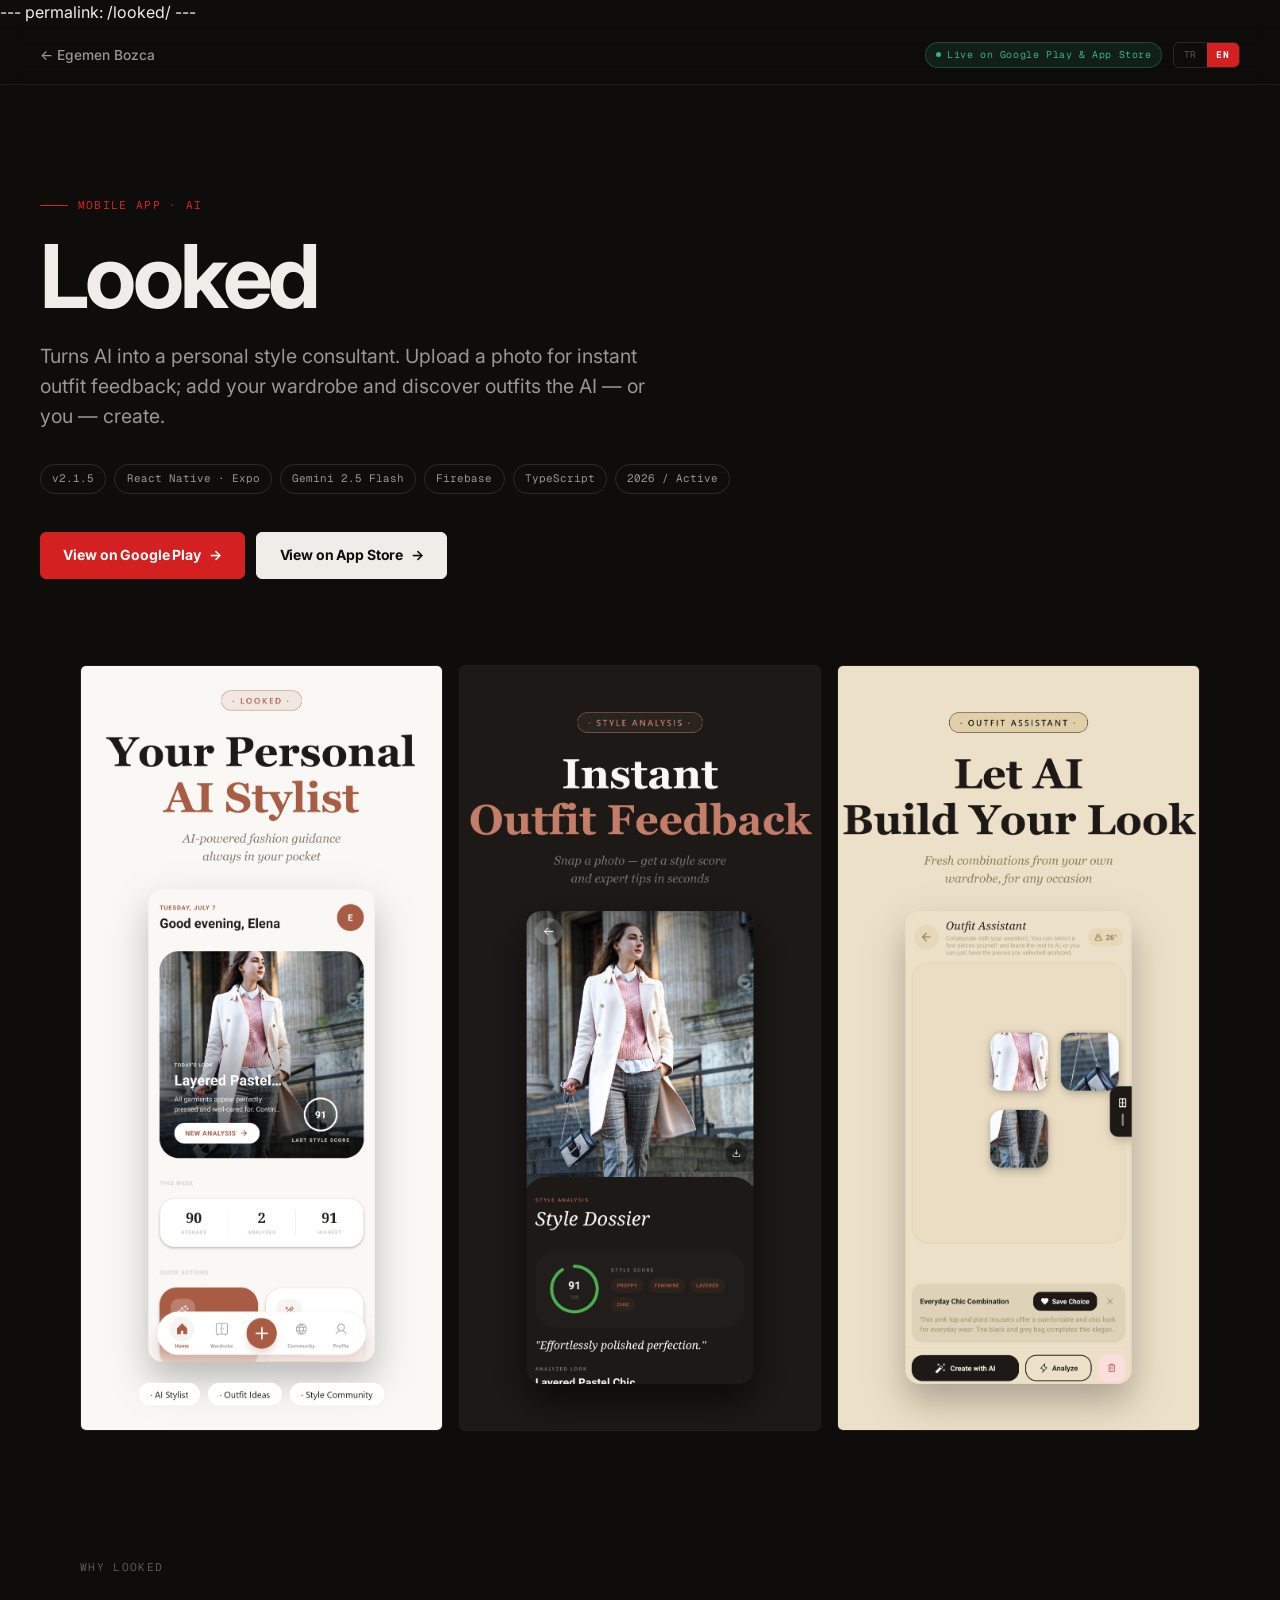
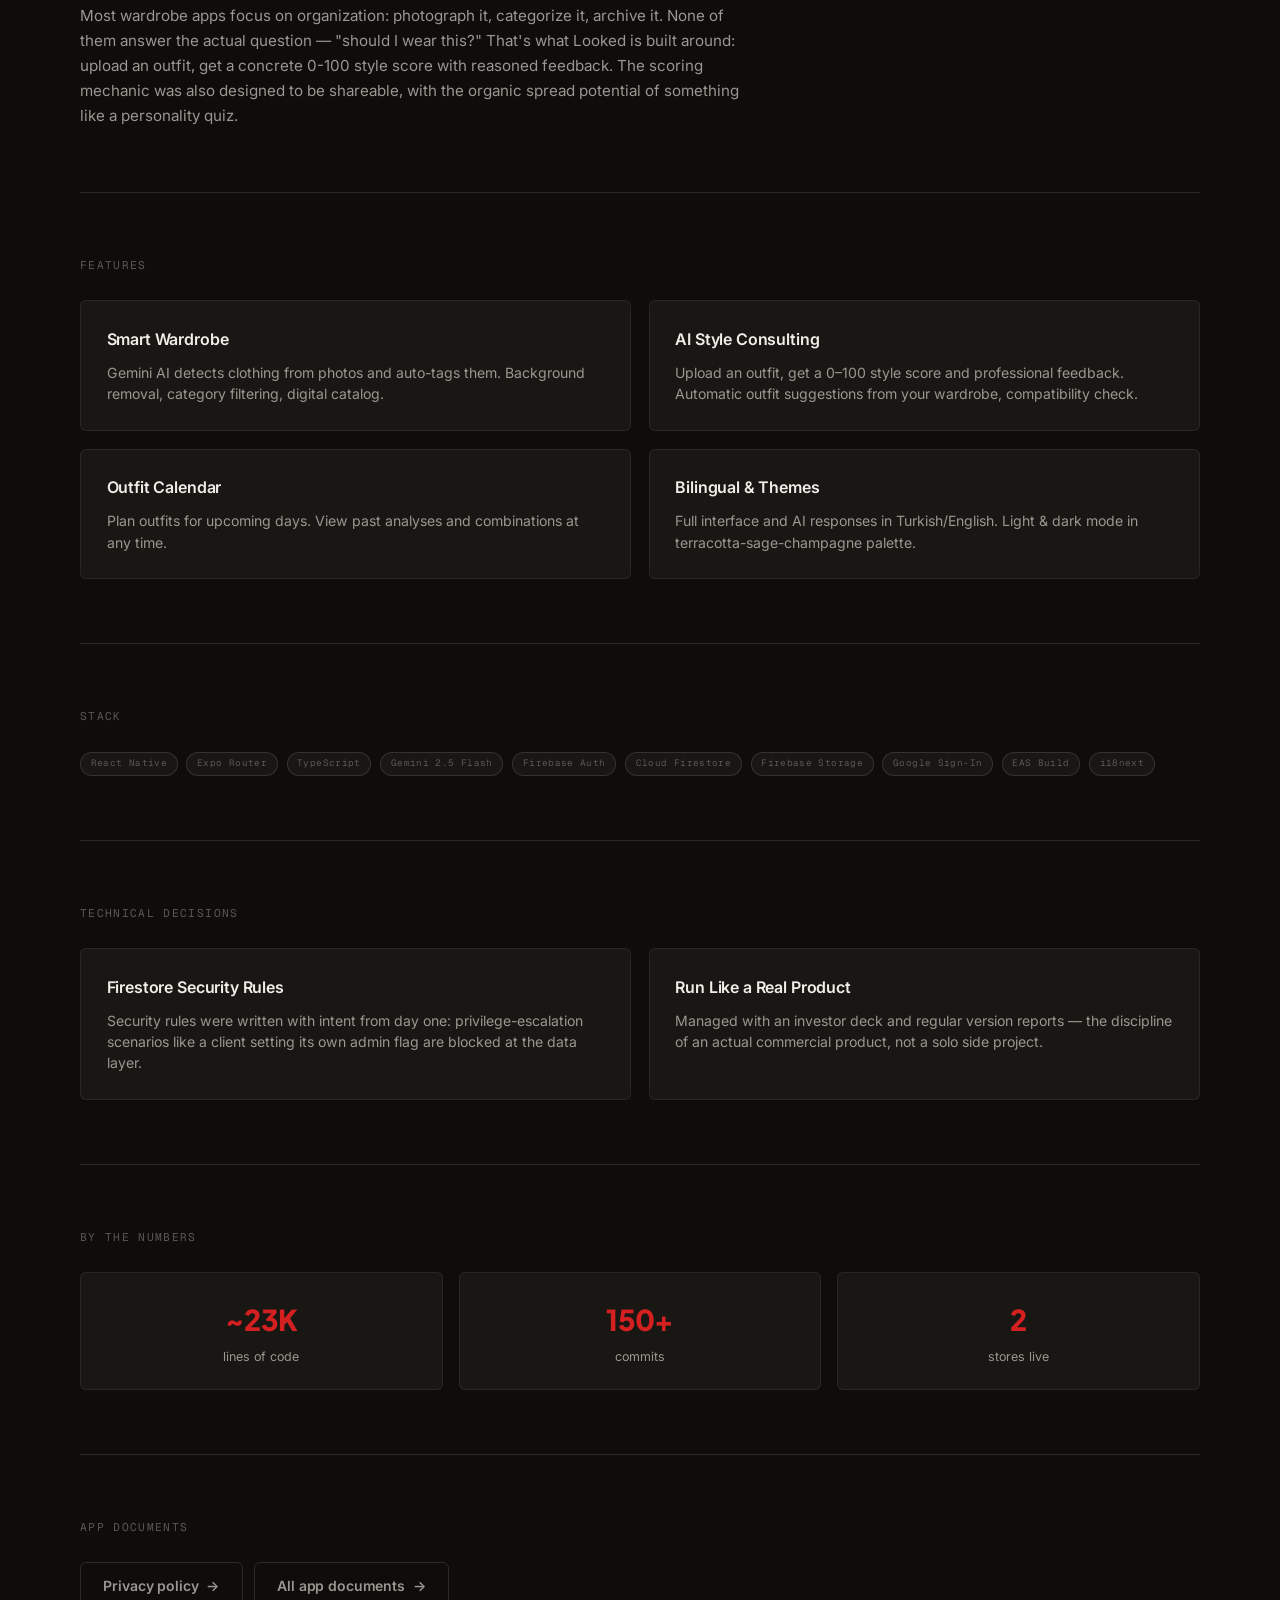
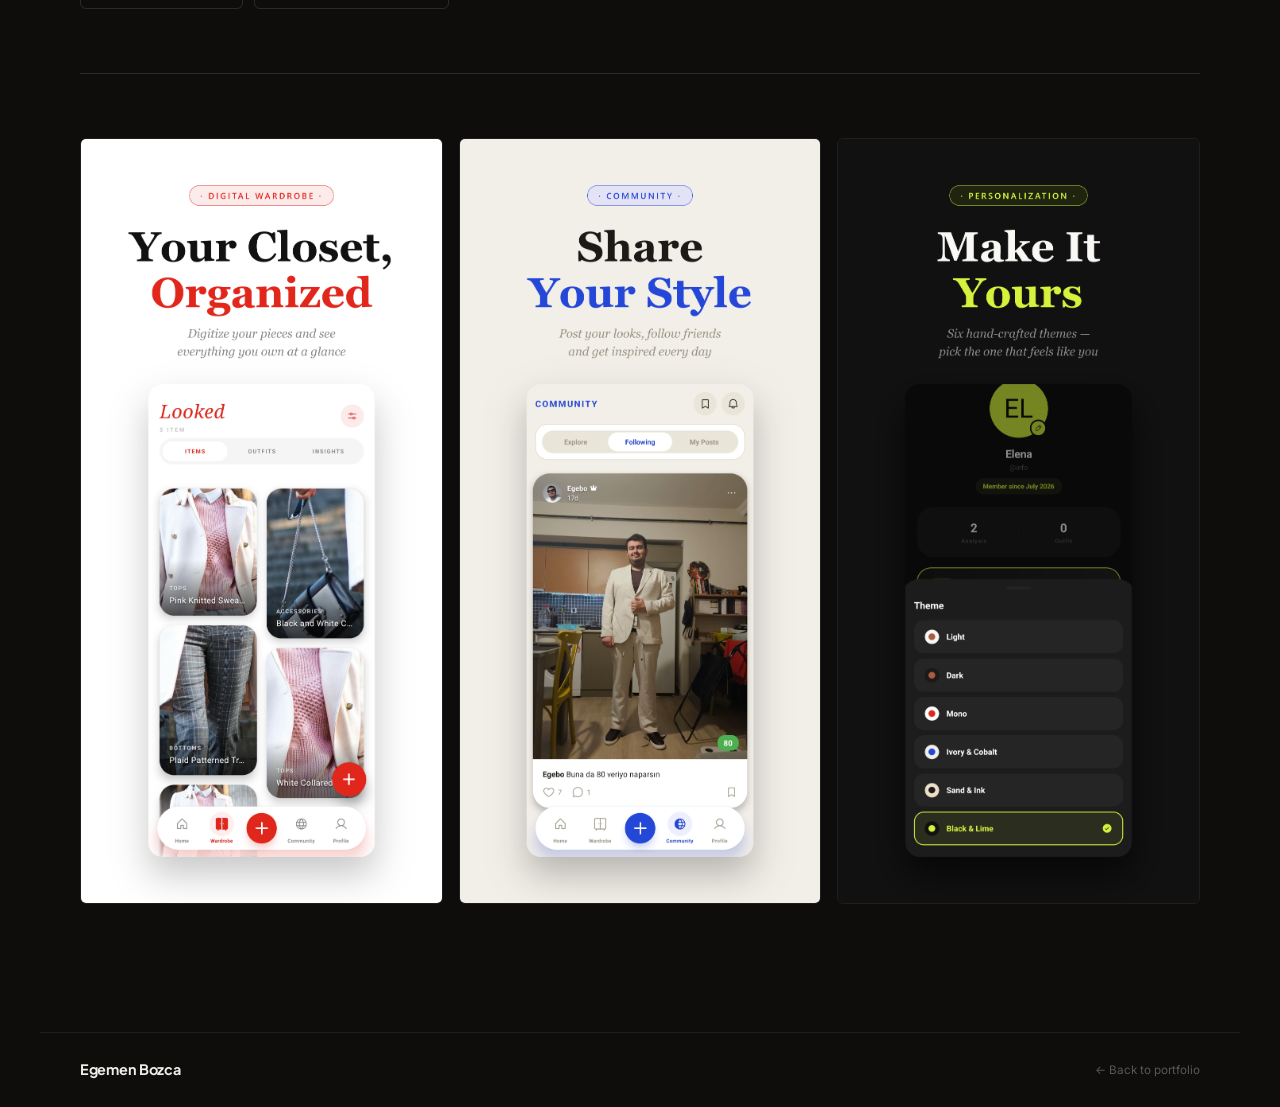
<file: projects/looked.html>
---
permalink: /looked/
---
<!DOCTYPE html>
<html lang="tr">
<head>
<meta charset="UTF-8">
<meta name="viewport" content="width=device-width, initial-scale=1.0">
<title>Looked | Egemen Bozca</title>
<meta name="description" content="Yapay zekâyla kişisel stil danışmanlığı. React Native, Gemini AI, Firebase.">
<link rel="icon" href="data:image/svg+xml,<svg xmlns='http://www.w3.org/2000/svg' viewBox='0 0 100 100'><rect width='100' height='100' rx='22' fill='%23D42020'/><text x='50' y='72' font-family='system-ui,sans-serif' font-weight='700' font-size='62' fill='white' text-anchor='middle'>E</text></svg>">
<link rel="preconnect" href="https://fonts.googleapis.com">
<link rel="preconnect" href="https://fonts.gstatic.com" crossorigin="">
<link href="https://fonts.googleapis.com/css2?family=Plus+Jakarta+Sans:wght@700;800&family=Inter:wght@400;500;600&family=Geist+Mono:wght@400;500&display=swap" rel="stylesheet">
<link rel="stylesheet" href="../style.css?v=33">
<style>
.cs-nav { display:flex; align-items:center; justify-content:space-between; padding:1rem var(--gutter); border-bottom:1px solid var(--line); position:sticky; top:0; background:color-mix(in srgb,var(--bg) 92%,transparent); backdrop-filter:blur(12px); -webkit-backdrop-filter:blur(12px); z-index:100; }
.cs-nav-right { display:flex; align-items:center; gap:0.7rem; }
.cs-back { font-size:0.86rem; font-weight:500; color:var(--fg-2); display:inline-flex; align-items:center; gap:0.4rem; transition:color 0.2s; }
.cs-back:hover { color:var(--accent); }
.cs-hero { padding:clamp(4rem,9vw,7rem) 0 clamp(2rem,5vw,4rem); }
.cs-hero .eyebrow { font-family:var(--mono); font-size:0.7rem; letter-spacing:0.12em; text-transform:uppercase; color:var(--accent); display:inline-flex; align-items:center; gap:0.6rem; margin-bottom:1.2rem; }
.cs-hero .eyebrow::before { content:""; width:28px; height:1px; background:var(--accent); }
.cs-title { font-size:clamp(3rem,8vw,5.5rem); font-weight:700; letter-spacing:-0.04em; line-height:0.96; margin-bottom:1.4rem; }
.cs-desc { font-size:clamp(1rem,1.8vw,1.22rem); color:var(--fg-2); max-width:52ch; line-height:1.55; margin-bottom:2rem; }
.cs-meta-row { display:flex; flex-wrap:wrap; gap:0.5rem; margin-bottom:2.4rem; }
.cs-meta-row span { font-family:var(--mono); font-size:0.68rem; padding:0.34rem 0.7rem; border:1px solid var(--line-2); border-radius:99px; color:var(--fg-2); }
.cs-cta { display:flex; flex-wrap:wrap; gap:0.7rem; }
.cs-divider { height:1px; background:var(--line-2); margin:clamp(2.5rem,5vw,4rem) 0; }
.cs-section-label { font-family:var(--mono); font-size:0.7rem; letter-spacing:0.12em; text-transform:uppercase; color:var(--fg-3); margin-bottom:1.6rem; }
.cs-features { display:grid; grid-template-columns:repeat(2,1fr); gap:1.1rem; }
.cs-feat { background:var(--bg-2); border:1px solid var(--line); border-radius:var(--radius); padding:1.6rem; }
.cs-feat h3 { font-size:1rem; font-weight:600; letter-spacing:-0.01em; margin-bottom:0.6rem; }
.cs-feat p { font-size:0.88rem; color:var(--fg-2); line-height:1.5; }
.cs-feat .fi { font-size:1.5rem; margin-bottom:0.8rem; }
.cs-stack { display:flex; flex-wrap:wrap; gap:0.55rem; }
.cs-shots { display:grid; grid-template-columns:repeat(3,1fr); gap:1rem; margin-top:1.4rem; }
.cs-shots img { width:100%; aspect-ratio:9/19; object-fit:cover; object-position:top center; border-radius:var(--radius); border:1px solid var(--line); }
.cs-status { display:inline-flex; align-items:center; gap:0.4rem; font-family:var(--mono); font-size:0.62rem; background:rgba(54,179,126,0.12); color:#36b37e; border:1px solid rgba(54,179,126,0.3); border-radius:99px; padding:0.26rem 0.6rem; letter-spacing:0.06em; }
.cs-status::before { content:""; width:5px; height:5px; border-radius:50%; background:#36b37e; }
.cs-stats { display:grid; grid-template-columns:repeat(3,1fr); gap:1rem; margin-top:1.4rem; }
.cs-stat { background:var(--bg-2); border:1px solid var(--line); border-radius:var(--radius); padding:1.4rem; text-align:center; }
.cs-stat .num { font-family:var(--display); font-size:1.8rem; font-weight:800; color:var(--accent); letter-spacing:-0.02em; }
.cs-stat .lbl { font-size:0.78rem; color:var(--fg-2); margin-top:0.3rem; }
.cs-prose { font-size:0.95rem; color:var(--fg-2); line-height:1.65; max-width:68ch; }
@media (max-width:700px) { .cs-features { grid-template-columns:1fr; } .cs-shots { grid-template-columns:repeat(2,1fr); } .cs-stats { grid-template-columns:1fr; } }
</style>
</head>
<body>

<nav class="cs-nav">
  <a href="../" class="cs-back">← Egemen Bozca</a>
  <div class="cs-nav-right">
    <span class="cs-status" data-i18n="looked.status">Google Play & App Store'da yayında</span>
    <div class="cs-lang"><button class="cs-lang-btn" data-lang="tr">TR</button><button class="cs-lang-btn" data-lang="en">EN</button></div>
  </div>
</nav>

<main>
<section class="cs-hero wrap">
  <p class="eyebrow" data-i18n="looked.eyebrow">Mobil Uygulama · Yapay Zekâ</p>
  <h1 class="cs-title">Looked</h1>
  <p class="cs-desc" data-i18n="looked.desc">Yapay zekâyı kişisel bir stil danışmanına dönüştüren uygulama. Fotoğraf yükle, anında kombin yorumu al; gardırobunu sisteme ekleyip AI'nın ya da kendi oluşturduğun kombinleri keşfet.</p>
  <div class="cs-meta-row">
    <span>v2.1.5</span>
    <span>React Native · Expo</span>
    <span>Gemini 2.5 Flash</span>
    <span>Firebase</span>
    <span>TypeScript</span>
    <span data-i18n="looked.meta.date">2026 / Aktif</span>
  </div>
  <div class="cs-cta">
    <a href="https://play.google.com/store/apps/details?id=com.egebo.looked" target="_blank" rel="noopener" class="btn btn--accent"><span data-i18n="looked.cta.play">Google Play'de gör</span> <span class="arr">→</span></a>
    <a href="https://apps.apple.com/us/app/looked-dijital-stil-asistan%C4%B1/id6776430564" target="_blank" rel="noopener" class="btn btn--dark"><span data-i18n="looked.cta.store">App Store'da gör</span> <span class="arr">→</span></a>
  </div>
</section>

<div class="wrap">
  <div class="cs-shots">
    <img src="../assets/images/play_1.png" alt="Looked ana ekran" style="object-position:center 48%">
    <img src="../assets/images/play_2.png" alt="Looked stil analizi" style="object-position:center 42%">
    <img src="../assets/images/play_3.png" alt="Looked outfit assistant" style="object-position:center 50%">
  </div>
</div>

<section class="section wrap">
  <p class="cs-section-label" data-i18n="looked.why.label">Neden Looked</p>
  <p class="cs-prose" data-i18n="looked.why">Gardırop uygulamalarının çoğu düzenlemeye odaklanıyor: fotoğrafını çek, kategorile, arşivle. Ama asıl soru "bunu giysem mi?" sorusuna hiçbiri cevap vermiyor. Looked'ın merkezinde bu var — kombini yükle, AI 0-100 arası somut bir stil puanı ve gerekçeli geri bildirim versin. Puanlama mekaniği aynı zamanda paylaşılabilir olacak şekilde tasarlandı; bir kişilik testi gibi organik olarak yayılma potansiyeli taşıyor.</p>

  <div class="cs-divider"></div>

  <p class="cs-section-label" data-i18n="label.features">Özellikler</p>
  <div class="cs-features">
    <div class="cs-feat">
      <h3 data-i18n="looked.feat.1.title">Akıllı Gardırop Yönetimi</h3>
      <p data-i18n="looked.feat.1.desc">Gemini AI fotoğraftan kıyafeti tanıyıp otomatik etiketliyor. Arka plan kaldırma, kategori filtreleme, dijital katalog.</p>
    </div>
    <div class="cs-feat">
      <h3 data-i18n="looked.feat.2.title">AI Stil Danışmanlığı</h3>
      <p data-i18n="looked.feat.2.desc">Kombini yükle, 0-100 arası stil puanı ve profesyonel geri bildirim al. Gardırobundan otomatik kombin önerisi, uyum kontrolü.</p>
    </div>
    <div class="cs-feat">
      <h3 data-i18n="looked.feat.3.title">Kombin Takvimi</h3>
      <p data-i18n="looked.feat.3.desc">Gelecek günler için kıyafet planla. Geçmiş analizlerini ve kombinlerini istediğin zaman görüntüle.</p>
    </div>
    <div class="cs-feat">
      <h3 data-i18n="looked.feat.4.title">Çift Dil & Tema</h3>
      <p data-i18n="looked.feat.4.desc">Tüm arayüz ve AI yanıtları Türkçe/İngilizce. Terracotta-Sage-Champagne paletinde light & dark mod.</p>
    </div>
  </div>

  <div class="cs-divider"></div>

  <p class="cs-section-label" data-i18n="label.tech">Teknoloji</p>
  <div class="cs-stack">
    <span class="tag">React Native</span>
    <span class="tag">Expo Router</span>
    <span class="tag">TypeScript</span>
    <span class="tag">Gemini 2.5 Flash</span>
    <span class="tag">Firebase Auth</span>
    <span class="tag">Cloud Firestore</span>
    <span class="tag">Firebase Storage</span>
    <span class="tag">Google Sign-In</span>
    <span class="tag">EAS Build</span>
    <span class="tag">i18next</span>
  </div>

  <div class="cs-divider"></div>

  <p class="cs-section-label" data-i18n="label.tech-decisions">Teknik Kararlar</p>
  <div class="cs-features">
    <div class="cs-feat">
      <h3 data-i18n="looked.tech.1.title">Firestore Güvenlik Kuralları</h3>
      <p data-i18n="looked.tech.1.desc">Güvenlik kuralları en baştan düşünülerek yazıldı: client tarafı bir kullanıcının kendini admin olarak işaretlemesi gibi yetki yükseltme senaryoları veri katmanında engellendi.</p>
    </div>
    <div class="cs-feat">
      <h3 data-i18n="looked.tech.2.title">Gerçek Ürün Gibi Yönetim</h3>
      <p data-i18n="looked.tech.2.desc">Yatırımcı dosyası ve düzenli versiyon raporlarıyla, tek kişilik bir yan proje değil gerçek bir ticari ürün disipliniyle geliştiriliyor.</p>
    </div>
  </div>

  <div class="cs-divider"></div>

  <p class="cs-section-label" data-i18n="label.numbers">Rakamlar</p>
  <div class="cs-stats">
    <div class="cs-stat"><div class="num">~23K</div><div class="lbl" data-i18n="looked.stat.1">satır kod</div></div>
    <div class="cs-stat"><div class="num">150+</div><div class="lbl" data-i18n="looked.stat.2">commit</div></div>
    <div class="cs-stat"><div class="num">2</div><div class="lbl" data-i18n="looked.stat.3">mağazada yayında</div></div>
  </div>

  <div class="cs-divider"></div>

  <p class="cs-section-label" data-i18n="looked.docs.label">Uygulama belgeleri</p>
  <div class="cs-cta">
    <a href="https://egebo.github.io/looked_privacy/" target="_blank" rel="noopener" class="btn btn--ghost" data-i18n="looked.docs.privacy">Gizlilik politikası <span class="arr">→</span></a>
    <a href="../apps/" class="btn btn--ghost" data-i18n="looked.docs.all">Tüm uygulama belgeleri <span class="arr">→</span></a>
  </div>

  <div class="cs-divider"></div>

  <div class="cs-shots">
    <img src="../assets/images/play_4.png" alt="Looked dijital gardırop" style="object-position:center 48%">
    <img src="../assets/images/play_5.png" alt="Looked topluluk" style="object-position:center 48%">
    <img src="../assets/images/play_6.png" alt="Looked tema seçimi" style="object-position:center 48%">
  </div>
</section>
</main>

<footer class="footer wrap">
  <div class="footer-inner">
    <span class="f-brand">Egemen Bozca</span>
    <a href="../" class="to-top" data-i18n="footer.back">← Portfolyoya dön</a>
  </div>
</footer>
<script src="../cs-lang.js"></script>
</body>
</html>
</file>
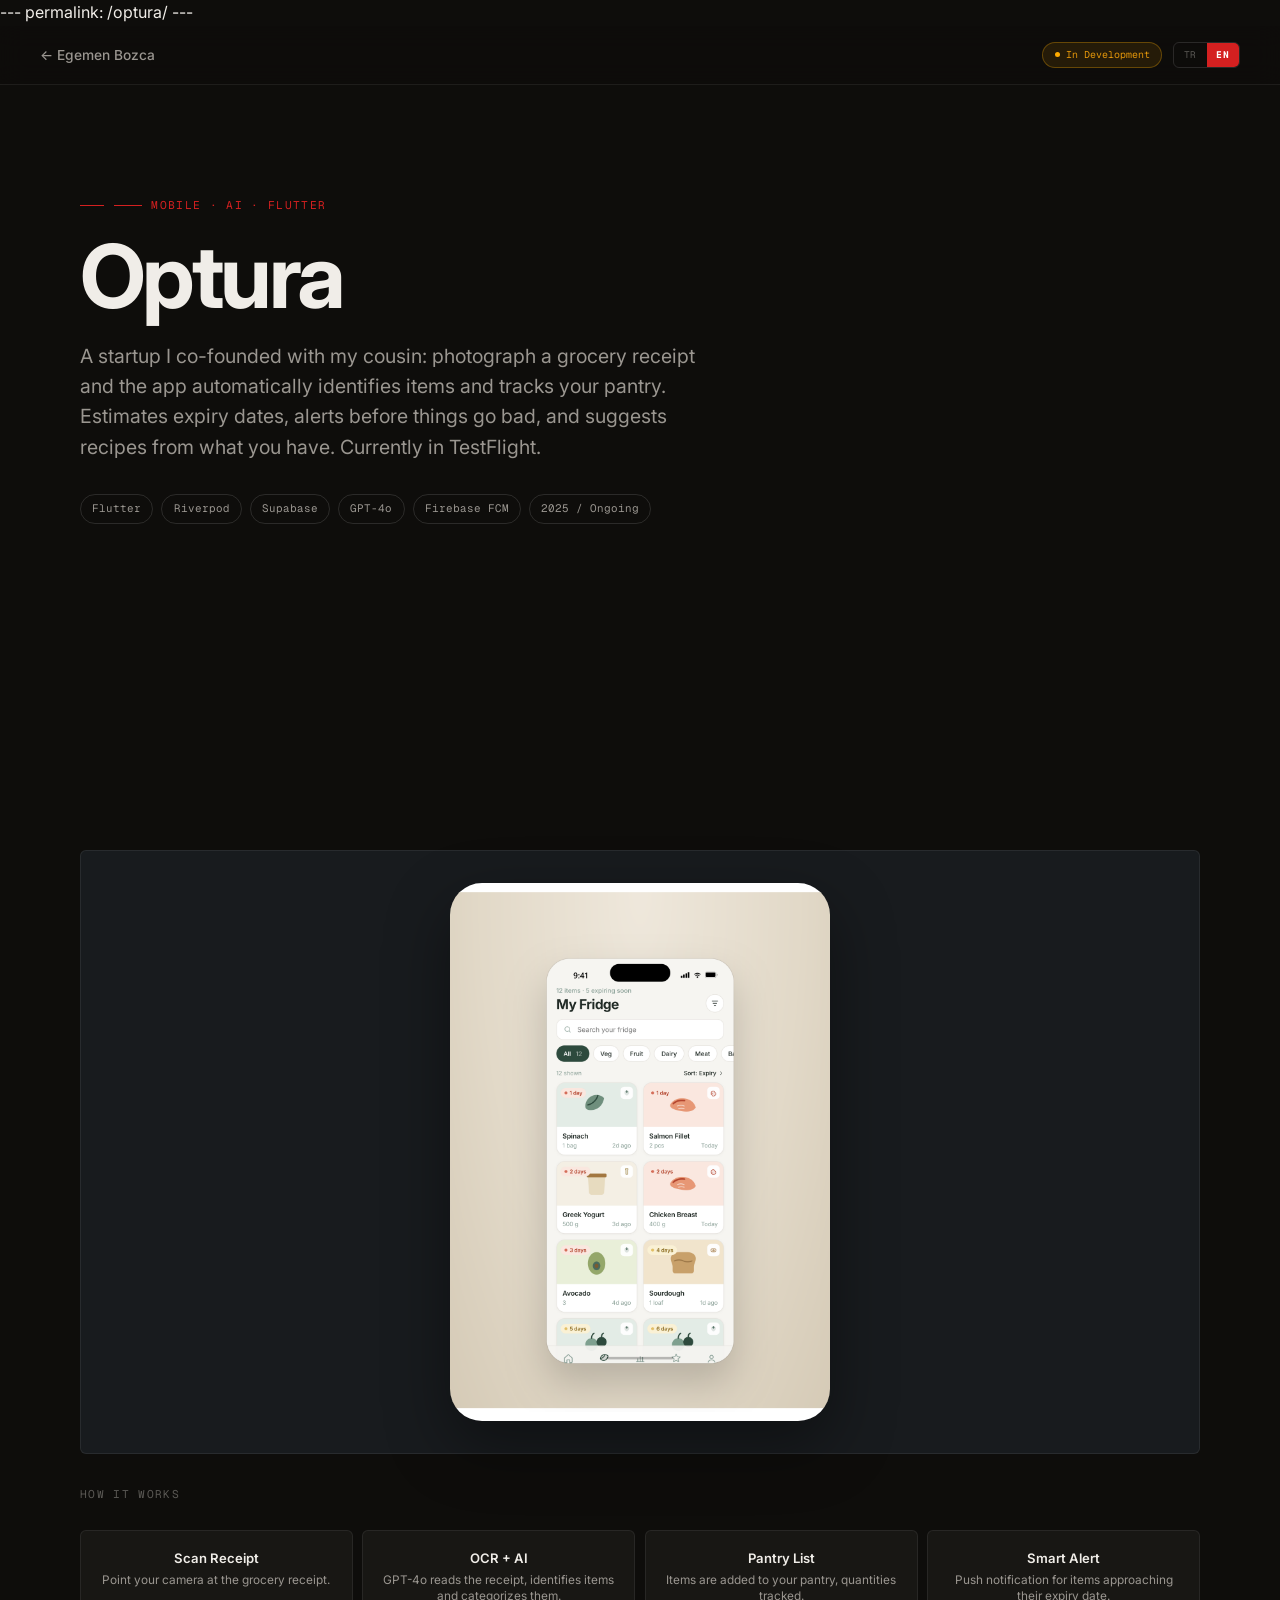
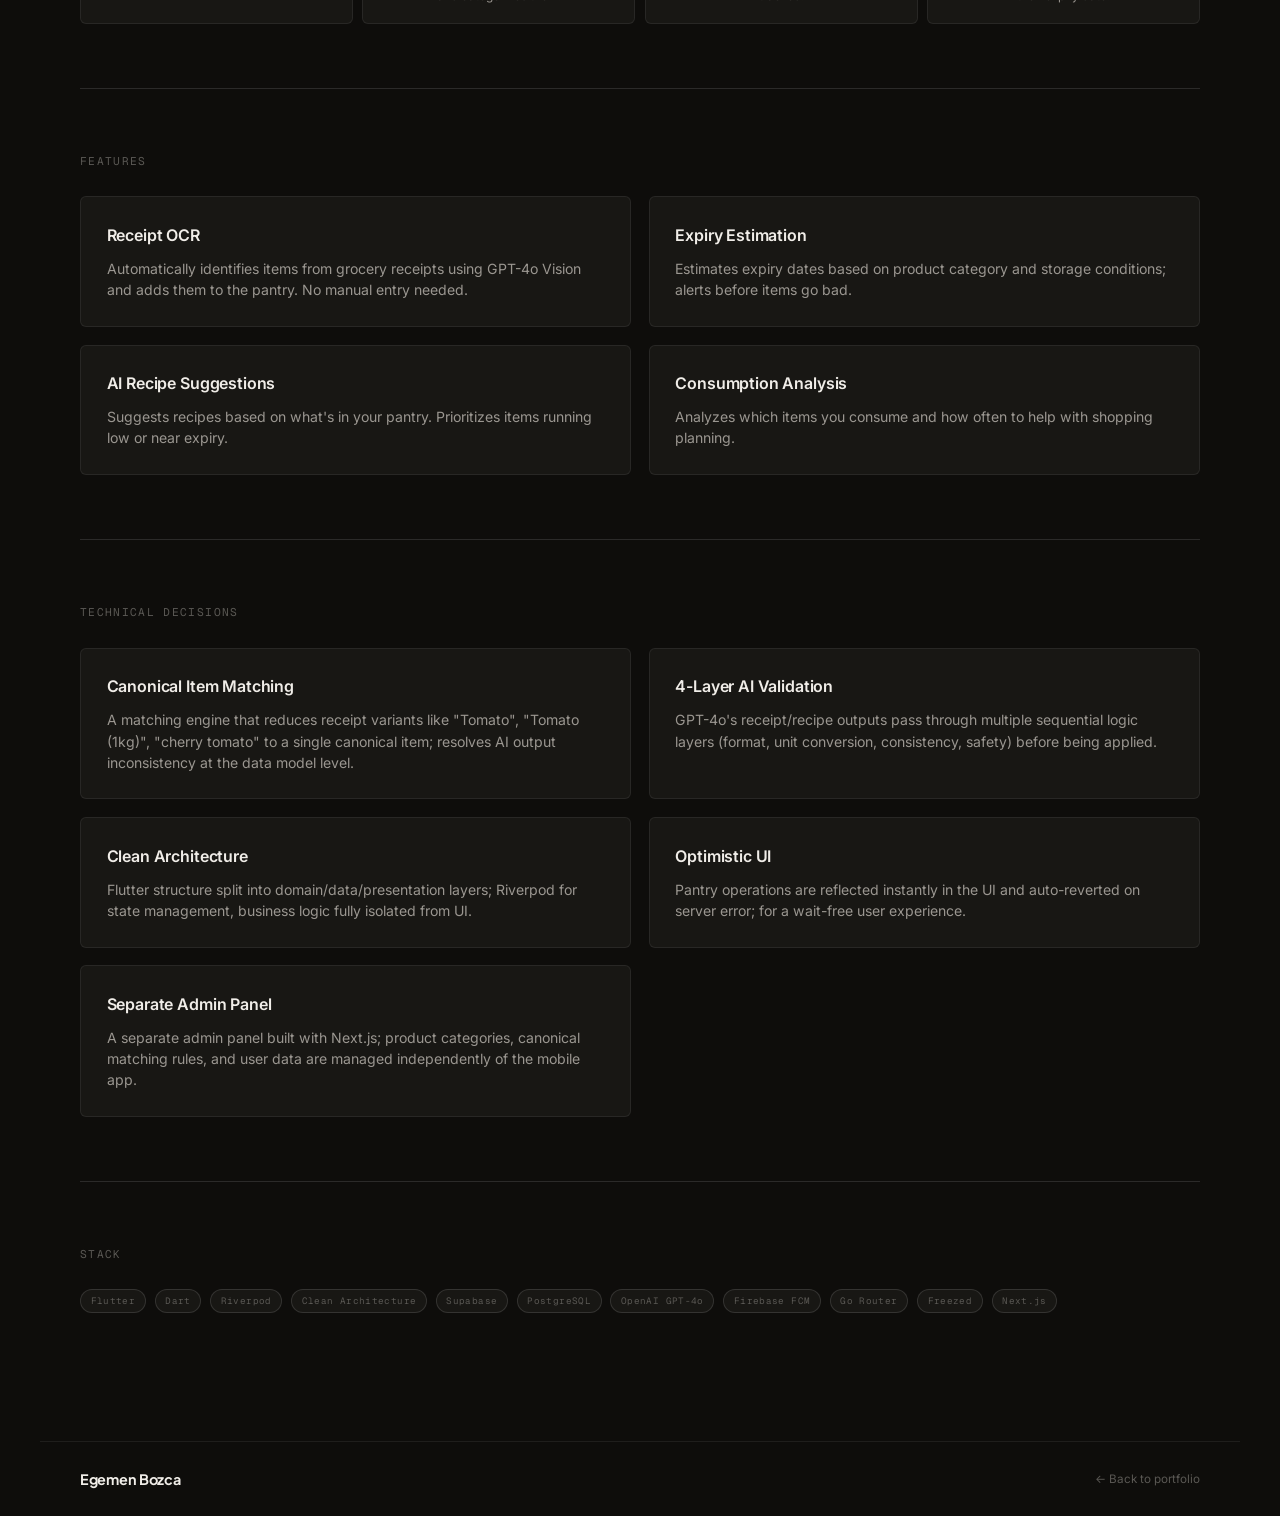
<file: projects/optura.html>
---
permalink: /optura/
---
<!DOCTYPE html>
<html lang="tr">
<head>
<meta charset="UTF-8">
<meta name="viewport" content="width=device-width, initial-scale=1.0">
<title>Optura | Egemen Bozca</title>
<meta name="description" content="Market fişlerinden erzak takibi ve son kullanma tarihi tahmini. Flutter, Supabase, GPT-4o.">
<link rel="icon" href="data:image/svg+xml,<svg xmlns='http://www.w3.org/2000/svg' viewBox='0 0 100 100'><rect width='100' height='100' rx='22' fill='%23D42020'/><text x='50' y='72' font-family='system-ui,sans-serif' font-weight='700' font-size='62' fill='white' text-anchor='middle'>E</text></svg>">
<link rel="preconnect" href="https://fonts.googleapis.com">
<link rel="preconnect" href="https://fonts.gstatic.com" crossorigin="">
<link href="https://fonts.googleapis.com/css2?family=Plus+Jakarta+Sans:wght@700;800&family=Inter:wght@400;500;600&family=Geist+Mono:wght@400;500&display=swap" rel="stylesheet">
<link rel="stylesheet" href="../style.css?v=33">
<style>
.cs-nav { display:flex; align-items:center; justify-content:space-between; padding:1rem var(--gutter); border-bottom:1px solid var(--line); position:sticky; top:0; background:color-mix(in srgb,var(--bg) 92%,transparent); backdrop-filter:blur(12px); -webkit-backdrop-filter:blur(12px); z-index:100; }
.cs-nav-right { display:flex; align-items:center; gap:0.7rem; }
.cs-back { font-size:0.86rem; font-weight:500; color:var(--fg-2); display:inline-flex; align-items:center; gap:0.4rem; transition:color 0.2s; }
.cs-back:hover { color:var(--accent); }
.cs-title { font-size:clamp(3rem,8vw,5.5rem); font-weight:700; letter-spacing:-0.04em; line-height:0.96; margin-bottom:1.4rem; }
.cs-desc { font-size:clamp(1rem,1.8vw,1.22rem); color:var(--fg-2); max-width:52ch; line-height:1.55; margin-bottom:2rem; }
.cs-meta-row { display:flex; flex-wrap:wrap; gap:0.5rem; margin-bottom:2.4rem; }
.cs-meta-row span { font-family:var(--mono); font-size:0.68rem; padding:0.34rem 0.7rem; border:1px solid var(--line-2); border-radius:99px; color:var(--fg-2); }
.cs-divider { height:1px; background:var(--line-2); margin:clamp(2.5rem,5vw,4rem) 0; }
.cs-section-label { font-family:var(--mono); font-size:0.7rem; letter-spacing:0.12em; text-transform:uppercase; color:var(--fg-3); margin-bottom:1.6rem; }
.cs-features { display:grid; grid-template-columns:repeat(2,1fr); gap:1.1rem; }
.cs-feat { background:var(--bg-2); border:1px solid var(--line); border-radius:var(--radius); padding:1.6rem; }
.cs-feat h3 { font-size:1rem; font-weight:600; letter-spacing:-0.01em; margin-bottom:0.6rem; }
.cs-feat p { font-size:0.88rem; color:var(--fg-2); line-height:1.5; }
.cs-feat .fi { font-size:1.5rem; margin-bottom:0.8rem; }
.cs-stack { display:flex; flex-wrap:wrap; gap:0.55rem; }
.cs-badge-wip { display:inline-flex; align-items:center; gap:0.4rem; font-family:var(--mono); font-size:0.62rem; background:rgba(255,171,0,0.1); color:#e5970a; border:1px solid rgba(255,171,0,0.3); border-radius:99px; padding:0.26rem 0.7rem; }
.cs-badge-wip::before { content:""; width:5px; height:5px; border-radius:50%; background:#ffab00; }
.cs-logo-block { display:flex; align-items:center; justify-content:center; background:oklch(22% 0.008 255); border-radius:var(--radius); padding:2rem; margin:2rem 0; border:1px solid var(--line); }
.cs-logo-block img { border-radius:2rem; }
.cs-flow { display:grid; grid-template-columns:repeat(4,1fr); gap:0.6rem; margin-top:1.4rem; position:relative; }
.cs-flow-step { background:var(--bg-2); border:1px solid var(--line); border-radius:var(--radius); padding:1.1rem; text-align:center; }
.cs-flow-step .fi { font-size:1.4rem; margin-bottom:0.5rem; }
.cs-flow-step h4 { font-size:0.82rem; font-weight:600; margin-bottom:0.25rem; }
.cs-flow-step p { font-size:0.74rem; color:var(--fg-2); line-height:1.35; }
@media (max-width:700px) { .cs-features { grid-template-columns:1fr; } .cs-flow { grid-template-columns:repeat(2,1fr); } }
</style>
</head>
<body>

<nav class="cs-nav">
  <a href="../" class="cs-back">← Egemen Bozca</a>
  <div class="cs-nav-right">
    <span class="cs-badge-wip" data-i18n="optura.badge">Geliştirme Aşamasında</span>
    <div class="cs-lang"><button class="cs-lang-btn" data-lang="tr">TR</button><button class="cs-lang-btn" data-lang="en">EN</button></div>
  </div>
</nav>

<main>
<section class="section wrap" style="padding-top:clamp(4rem,9vw,7rem)">
  <p class="eyebrow" style="font-family:var(--mono);font-size:0.7rem;letter-spacing:0.12em;text-transform:uppercase;color:var(--accent);display:inline-flex;align-items:center;gap:0.6rem;margin-bottom:1.2rem;">
    <span style="width:28px;height:1px;background:var(--accent);display:inline-block;flex-shrink:0"></span>
    <span data-i18n="optura.eyebrow">Mobil · Yapay Zekâ · Flutter</span>
  </p>
  <h1 class="cs-title">Optura</h1>
  <p class="cs-desc" data-i18n="optura.desc">Kuzenimle kurduğumuz bir girişim: market fişini fotoğrafla, uygulama ürünleri tanıyıp ev erzağını otomatik olarak takip etsin. Son kullanma tarihini tahmin eder, bozulmak üzere olan ürünleri önceden bildirir ve dolaptaki malzemelere göre tarif önerir. Şu an TestFlight'ta.</p>
  <div class="cs-meta-row">
    <span>Flutter</span>
    <span>Riverpod</span>
    <span>Supabase</span>
    <span>GPT-4o</span>
    <span>Firebase FCM</span>
    <span data-i18n="optura.meta.date">2025 / Devam ediyor</span>
  </div>
</section>

<section class="section wrap">
  <div class="cs-logo-block">
    <img src="../assets/images/optura_1.png" alt="Optura uygulama ekranı" style="width:clamp(200px,36vw,380px);border-radius:2rem;box-shadow:0 24px 64px rgba(0,0,0,0.4)">
  </div>

  <p class="cs-section-label" data-i18n="label.how">Nasıl Çalışır</p>
  <div class="cs-flow">
    <div class="cs-flow-step">
      <h4 data-i18n="optura.how.1.title">Fiş Tara</h4>
      <p data-i18n="optura.how.1.desc">Marketten aldıklarının fişini kameraya göster.</p>
    </div>
    <div class="cs-flow-step">
      <h4 data-i18n="optura.how.2.title">OCR + AI</h4>
      <p data-i18n="optura.how.2.desc">GPT-4o fişi okur, ürünleri tanır ve kategorize eder.</p>
    </div>
    <div class="cs-flow-step">
      <h4 data-i18n="optura.how.3.title">Erzak Listesi</h4>
      <p data-i18n="optura.how.3.desc">Ürünler dolabına eklenir, miktarlar takip edilir.</p>
    </div>
    <div class="cs-flow-step">
      <h4 data-i18n="optura.how.4.title">Akıllı Bildirim</h4>
      <p data-i18n="optura.how.4.desc">Son kullanma tarihi yaklaşan ürünler için push bildirimi.</p>
    </div>
  </div>

  <div class="cs-divider"></div>

  <p class="cs-section-label" data-i18n="label.features">Özellikler</p>
  <div class="cs-features">
    <div class="cs-feat">
      <h3 data-i18n="optura.feat.1.title">Fiş OCR</h3>
      <p data-i18n="optura.feat.1.desc">GPT-4o Vision ile market fişinden ürünleri otomatik tanıyıp pantriye ekler. Manuel giriş gerekmez.</p>
    </div>
    <div class="cs-feat">
      <h3 data-i18n="optura.feat.2.title">Son Kullanma Tahmini</h3>
      <p data-i18n="optura.feat.2.desc">Ürün kategorisine ve saklama koşullarına göre son kullanma tarihi tahmini; bozulmadan önce uyarır.</p>
    </div>
    <div class="cs-feat">
      <h3 data-i18n="optura.feat.3.title">AI Tarif Önerisi</h3>
      <p data-i18n="optura.feat.3.desc">Dolaptaki malzemelere bakıp yapılabilecek tarifleri öneriyor. Bitmek üzere olan malzemeleri önceliklendiriyor.</p>
    </div>
    <div class="cs-feat">
      <h3 data-i18n="optura.feat.4.title">Tüketim Analizi</h3>
      <p data-i18n="optura.feat.4.desc">Hangi ürünleri ne sıklıkla tükettiğini analiz ederek alışveriş planlamaya yardımcı olur.</p>
    </div>
  </div>

  <div class="cs-divider"></div>

  <p class="cs-section-label" data-i18n="label.tech-decisions">Teknik Kararlar</p>
  <div class="cs-features">
    <div class="cs-feat">
      <h3 data-i18n="optura.tech.1.title">Kanonik Malzeme Eşleştirme</h3>
      <p data-i18n="optura.tech.1.desc">"Domates", "Domates (1kg)", "domates salkım" gibi farklı fiş çıktılarını tek bir kanonik ürüne indirgeyen bir eşleştirme motoru; AI çıktısının tutarsızlığını veri modelinde çözüyor.</p>
    </div>
    <div class="cs-feat">
      <h3 data-i18n="optura.tech.2.title">4 Katmanlı AI Doğrulama</h3>
      <p data-i18n="optura.tech.2.desc">GPT-4o'nun fiş/tarif çıktıları, uygulamaya yansımadan önce art arda birden fazla mantık katmanından (format, birim dönüşümü, tutarlılık, güvenlik) geçiyor.</p>
    </div>
    <div class="cs-feat">
      <h3 data-i18n="optura.tech.3.title">Clean Architecture</h3>
      <p data-i18n="optura.tech.3.desc">Domain/data/presentation katmanlarına ayrılmış Flutter yapısı; Riverpod ile durum yönetimi, iş mantığı UI'dan tamamen izole.</p>
    </div>
    <div class="cs-feat">
      <h3 data-i18n="optura.tech.4.title">İyimser Güncelleme (Optimistic UI)</h3>
      <p data-i18n="optura.tech.4.desc">Erzak listesi işlemleri anında arayüze yansır, sunucu hatasında otomatik geri alınır; beklemesiz bir kullanıcı deneyimi için.</p>
    </div>
    <div class="cs-feat">
      <h3 data-i18n="optura.tech.5.title">Ayrı Yönetim Paneli</h3>
      <p data-i18n="optura.tech.5.desc">Next.js ile yazılmış ayrı bir admin panel; ürün kategorileri, kanonik eşleştirme kuralları ve kullanıcı verisi mobil uygulamadan bağımsız yönetiliyor.</p>
    </div>
  </div>

  <div class="cs-divider"></div>

  <p class="cs-section-label" data-i18n="label.tech">Teknoloji</p>
  <div class="cs-stack">
    <span class="tag">Flutter</span>
    <span class="tag">Dart</span>
    <span class="tag">Riverpod</span>
    <span class="tag">Clean Architecture</span>
    <span class="tag">Supabase</span>
    <span class="tag">PostgreSQL</span>
    <span class="tag">OpenAI GPT-4o</span>
    <span class="tag">Firebase FCM</span>
    <span class="tag">Go Router</span>
    <span class="tag">Freezed</span>
    <span class="tag">Next.js</span>
  </div>
</section>
</main>

<footer class="footer wrap">
  <div class="footer-inner">
    <span class="f-brand">Egemen Bozca</span>
    <a href="../" class="to-top" data-i18n="footer.back">← Portfolyoya dön</a>
  </div>
</footer>
<script src="../cs-lang.js"></script>
</body>
</html>
</file>
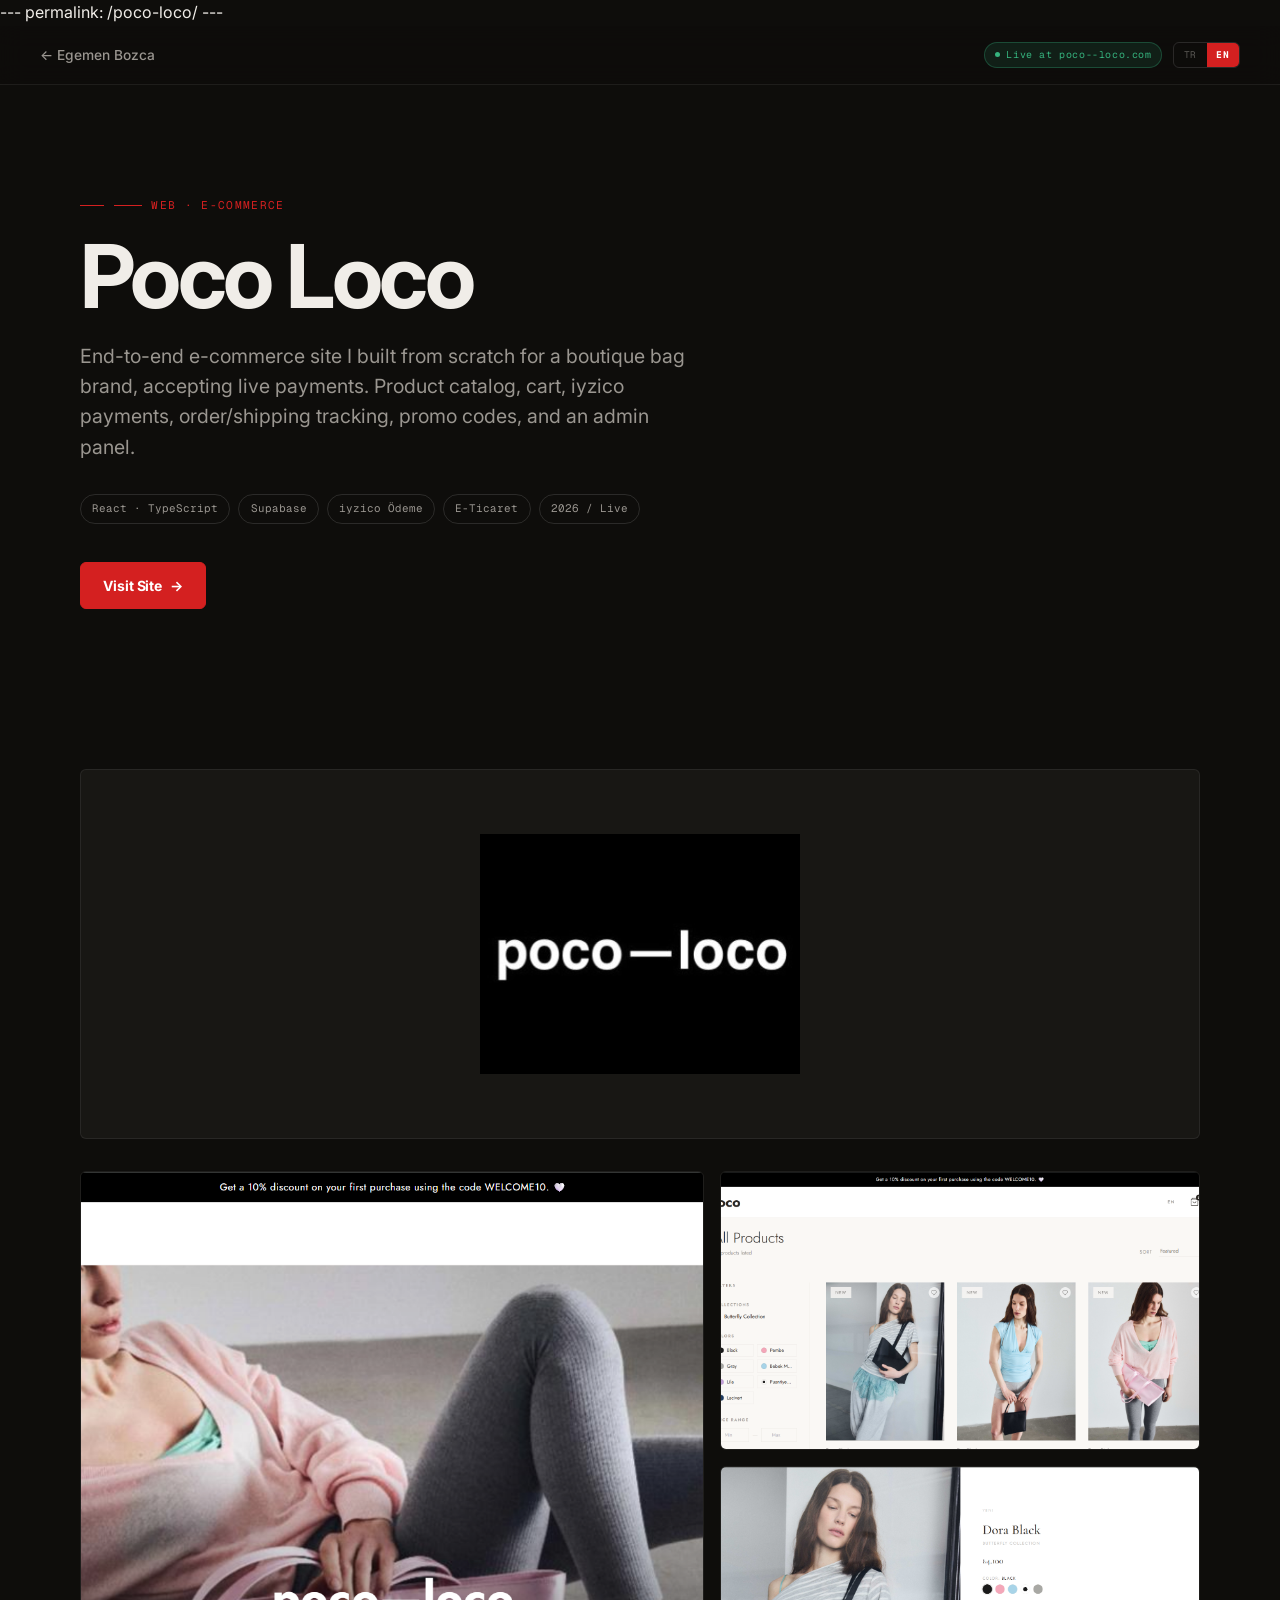
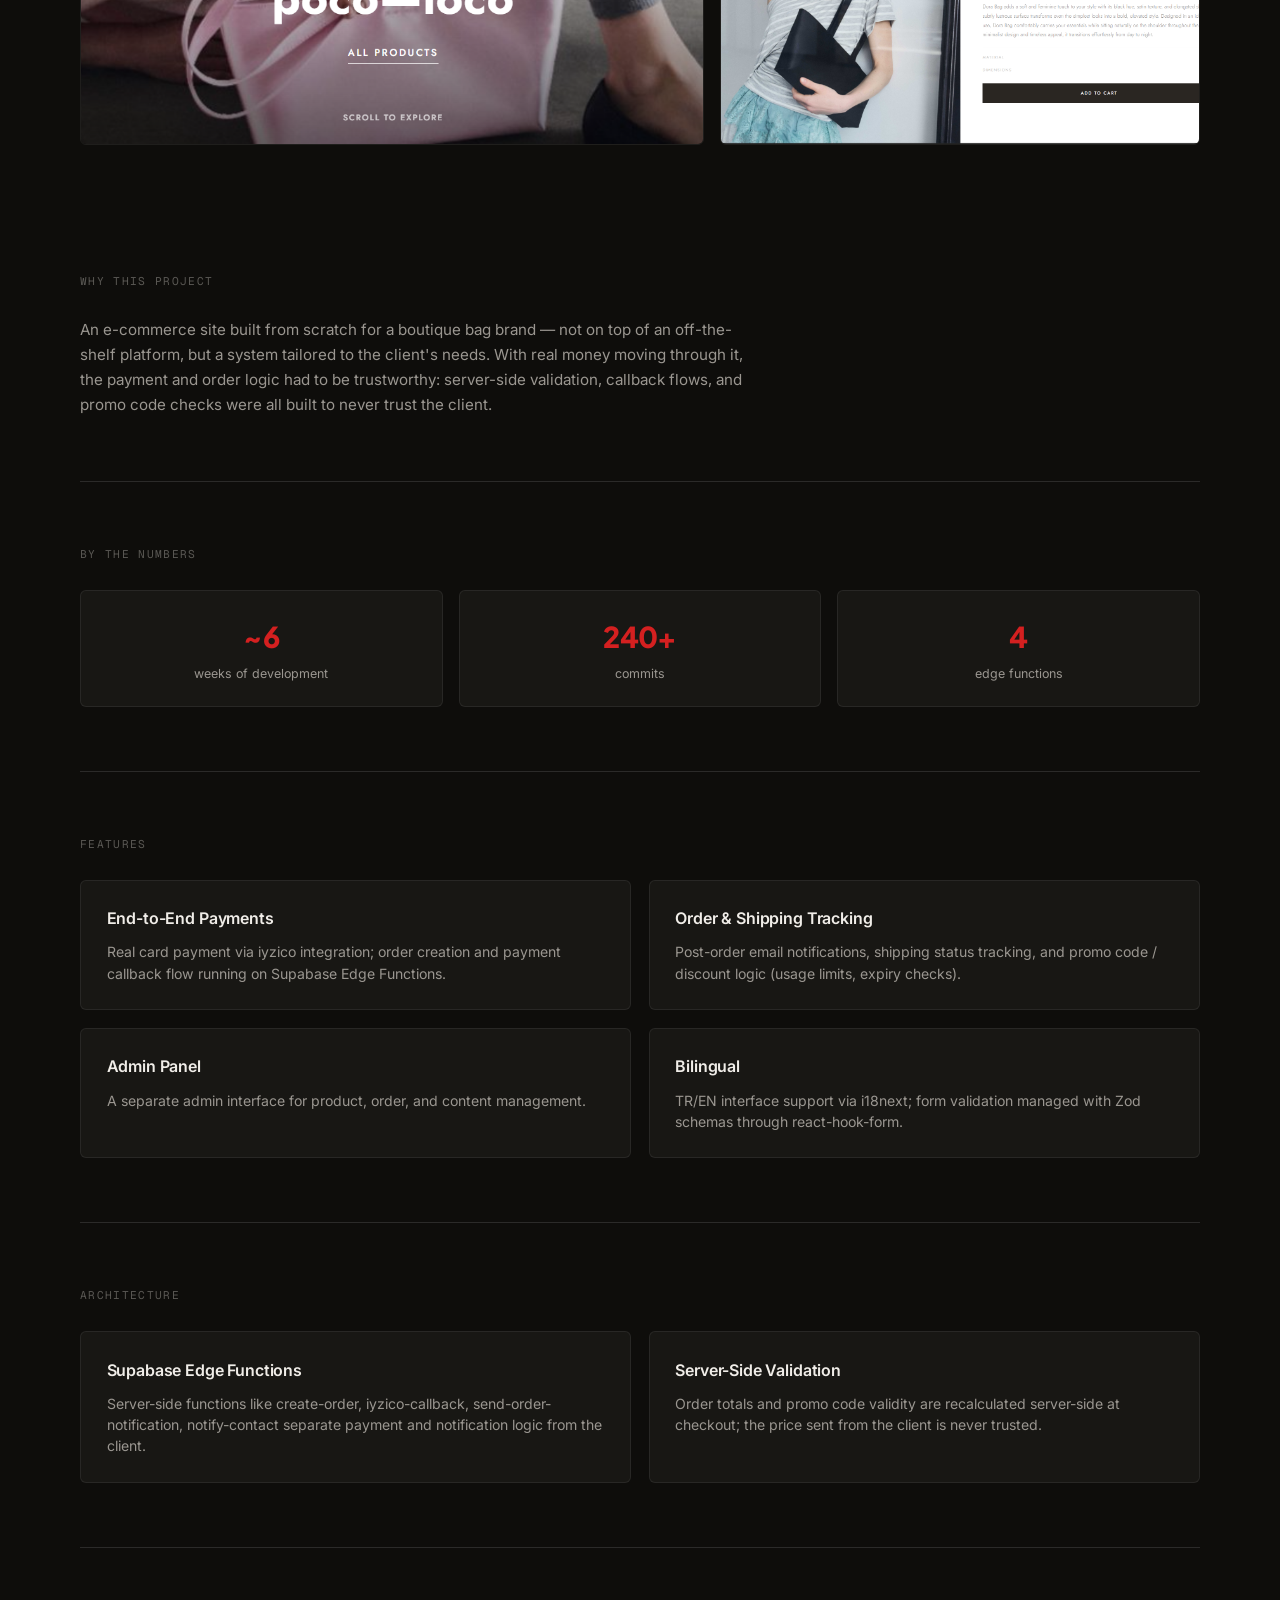
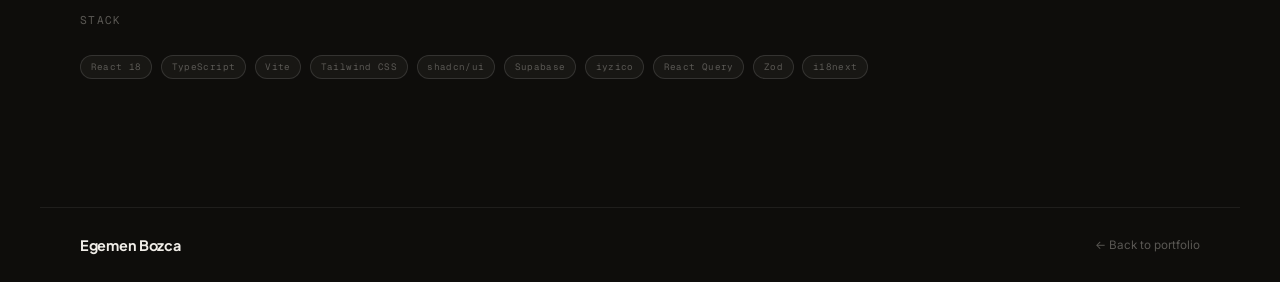
<file: projects/poco-loco.html>
---
permalink: /poco-loco/
---
<!DOCTYPE html>
<html lang="tr">
<head>
<meta charset="UTF-8">
<meta name="viewport" content="width=device-width, initial-scale=1.0">
<title>Poco Loco | Egemen Bozca</title>
<meta name="description" content="Butik bir çanta markası için sıfırdan geliştirdiğim, iyzico ile canlı ödeme alan e-ticaret sitesi.">
<link rel="icon" href="data:image/svg+xml,<svg xmlns='http://www.w3.org/2000/svg' viewBox='0 0 100 100'><rect width='100' height='100' rx='22' fill='%23D42020'/><text x='50' y='72' font-family='system-ui,sans-serif' font-weight='700' font-size='62' fill='white' text-anchor='middle'>E</text></svg>">
<link rel="preconnect" href="https://fonts.googleapis.com">
<link rel="preconnect" href="https://fonts.gstatic.com" crossorigin="">
<link href="https://fonts.googleapis.com/css2?family=Plus+Jakarta+Sans:wght@700;800&family=Inter:wght@400;500;600&family=Geist+Mono:wght@400;500&display=swap" rel="stylesheet">
<link rel="stylesheet" href="../style.css?v=33">
<style>
.cs-nav { display:flex; align-items:center; justify-content:space-between; padding:1rem var(--gutter); border-bottom:1px solid var(--line); position:sticky; top:0; background:color-mix(in srgb,var(--bg) 92%,transparent); backdrop-filter:blur(12px); -webkit-backdrop-filter:blur(12px); z-index:100; }
.cs-nav-right { display:flex; align-items:center; gap:0.7rem; }
.cs-back { font-size:0.86rem; font-weight:500; color:var(--fg-2); display:inline-flex; align-items:center; gap:0.4rem; transition:color 0.2s; }
.cs-back:hover { color:var(--accent); }
.cs-title { font-size:clamp(3rem,8vw,5.5rem); font-weight:700; letter-spacing:-0.04em; line-height:0.96; margin-bottom:1.4rem; }
.cs-desc { font-size:clamp(1rem,1.8vw,1.22rem); color:var(--fg-2); max-width:52ch; line-height:1.55; margin-bottom:2rem; }
.cs-meta-row { display:flex; flex-wrap:wrap; gap:0.5rem; margin-bottom:2.4rem; }
.cs-meta-row span { font-family:var(--mono); font-size:0.68rem; padding:0.34rem 0.7rem; border:1px solid var(--line-2); border-radius:99px; color:var(--fg-2); }
.cs-cta { display:flex; flex-wrap:wrap; gap:0.7rem; }
.cs-divider { height:1px; background:var(--line-2); margin:clamp(2.5rem,5vw,4rem) 0; }
.cs-section-label { font-family:var(--mono); font-size:0.7rem; letter-spacing:0.12em; text-transform:uppercase; color:var(--fg-3); margin-bottom:1.6rem; }
.cs-features { display:grid; grid-template-columns:repeat(2,1fr); gap:1.1rem; }
.cs-feat { background:var(--bg-2); border:1px solid var(--line); border-radius:var(--radius); padding:1.6rem; }
.cs-feat h3 { font-size:1rem; font-weight:600; letter-spacing:-0.01em; margin-bottom:0.6rem; }
.cs-feat p { font-size:0.88rem; color:var(--fg-2); line-height:1.5; }
.cs-feat .fi { font-size:1.5rem; margin-bottom:0.8rem; }
.cs-stack { display:flex; flex-wrap:wrap; gap:0.55rem; }
.cs-status-live { display:inline-flex; align-items:center; gap:0.4rem; font-family:var(--mono); font-size:0.62rem; background:rgba(54,179,126,0.12); color:#36b37e; border:1px solid rgba(54,179,126,0.3); border-radius:99px; padding:0.26rem 0.6rem; letter-spacing:0.06em; }
.cs-status-live::before { content:""; width:5px; height:5px; border-radius:50%; background:#36b37e; }
.cs-logo-hero { display:flex; align-items:center; justify-content:center; background:var(--bg-2); border-radius:var(--radius); padding:4rem 2rem; margin:2rem 0; border:1px solid var(--line); }
.cs-logo-hero img { width:clamp(160px,28vw,320px); object-fit:contain; }
.cs-stats { display:grid; grid-template-columns:repeat(3,1fr); gap:1rem; margin-top:1.4rem; }
.cs-stat { background:var(--bg-2); border:1px solid var(--line); border-radius:var(--radius); padding:1.4rem; text-align:center; }
.cs-stat .num { font-family:var(--display); font-size:1.8rem; font-weight:800; color:var(--accent); letter-spacing:-0.02em; }
.cs-stat .lbl { font-size:0.78rem; color:var(--fg-2); margin-top:0.3rem; }
.cs-prose { font-size:0.95rem; color:var(--fg-2); line-height:1.65; max-width:68ch; }
.cs-web-shots { display:grid; grid-template-columns:1.3fr 1fr; gap:1rem; margin-top:1.4rem; }
.cs-web-shots img { width:100%; height:100%; object-fit:cover; object-position:top center; border-radius:var(--radius); border:1px solid var(--line); display:block; }
.cs-web-shots .stack { display:grid; gap:1rem; }
@media (max-width:700px) { .cs-features { grid-template-columns:1fr; } .cs-stats { grid-template-columns:1fr; } .cs-web-shots { grid-template-columns:1fr; } }
</style>
</head>
<body>

<nav class="cs-nav">
  <a href="../" class="cs-back">← Egemen Bozca</a>
  <div class="cs-nav-right">
    <span class="cs-status-live" data-i18n="poco.status">poco--loco.com'da yayında</span>
    <div class="cs-lang"><button class="cs-lang-btn" data-lang="tr">TR</button><button class="cs-lang-btn" data-lang="en">EN</button></div>
  </div>
</nav>

<main>
<section class="section wrap" style="padding-top:clamp(4rem,9vw,7rem)">
  <p class="eyebrow" style="font-family:var(--mono);font-size:0.7rem;letter-spacing:0.12em;text-transform:uppercase;color:var(--accent);display:inline-flex;align-items:center;gap:0.6rem;margin-bottom:1.2rem;">
    <span style="width:28px;height:1px;background:var(--accent);display:inline-block;flex-shrink:0"></span>
    <span data-i18n="poco.eyebrow">Web · E-Ticaret</span>
  </p>
  <h1 class="cs-title">Poco Loco</h1>
  <p class="cs-desc" data-i18n="poco.desc">Butik bir çanta markası için sıfırdan geliştirdiğim, canlı ödeme alan uçtan uca bir e-ticaret sitesi. Ürün kataloğu, sepet, iyzico ile ödeme, sipariş/kargo takibi, promosyon kodları ve bir yönetim paneli.</p>
  <div class="cs-meta-row">
    <span>React · TypeScript</span>
    <span>Supabase</span>
    <span>iyzico Ödeme</span>
    <span>E-Ticaret</span>
    <span data-i18n="poco.meta.date">2026 / Yayında</span>
  </div>
  <div class="cs-cta">
    <a href="https://poco--loco.com" target="_blank" rel="noopener" class="btn btn--accent"><span data-i18n="poco.cta">Siteye git</span> <span class="arr">→</span></a>
  </div>
</section>

<div class="wrap">
  <div class="cs-logo-hero">
    <img src="../assets/images/poco_loco_logo.jpg" alt="poco loco logo" style="filter:invert(1)">
  </div>
  <div class="cs-web-shots">
    <img src="../assets/images/poco_1.png" alt="Poco Loco ana sayfa" style="aspect-ratio:16/11">
    <div class="stack">
      <img src="../assets/images/poco_2.png" alt="Poco Loco ürün listeleme" style="aspect-ratio:16/9.3">
      <img src="../assets/images/poco_3.png" alt="Poco Loco ürün detay sayfası" style="aspect-ratio:16/9.3">
    </div>
  </div>
</div>

<section class="section wrap">
  <p class="cs-section-label" data-i18n="poco.why.label">Neden Bu Proje</p>
  <p class="cs-prose" data-i18n="poco.why">Butik bir çanta markası için sıfırdan kurulan bir e-ticaret sitesi; hazır bir altyapı (Shopify, Ticimax) değil, müşterinin ihtiyacına özel geliştirilen bir sistem. Gerçek para akışı olduğu için ödeme ve sipariş mantığının güvenilir olması kritikti: sunucu taraflı doğrulama, geri bildirim (callback) akışları ve indirim kodu kontrolleri hiçbir noktada istemciye güvenmeyecek şekilde kuruldu.</p>

  <div class="cs-divider"></div>

  <p class="cs-section-label" data-i18n="label.numbers">Rakamlar</p>
  <div class="cs-stats">
    <div class="cs-stat"><div class="num">~6</div><div class="lbl" data-i18n="poco.stat.1">haftalık geliştirme</div></div>
    <div class="cs-stat"><div class="num">240+</div><div class="lbl" data-i18n="poco.stat.2">commit</div></div>
    <div class="cs-stat"><div class="num">4</div><div class="lbl" data-i18n="poco.stat.3">edge function</div></div>
  </div>

  <div class="cs-divider"></div>

  <p class="cs-section-label" data-i18n="label.features">Özellikler</p>
  <div class="cs-features">
    <div class="cs-feat">
      <h3 data-i18n="poco.feat.1.title">Uçtan Uca Ödeme</h3>
      <p data-i18n="poco.feat.1.desc">iyzico entegrasyonu ile gerçek kart ödemesi; Supabase Edge Functions üzerinde çalışan sipariş oluşturma ve ödeme geri bildirim (callback) akışı.</p>
    </div>
    <div class="cs-feat">
      <h3 data-i18n="poco.feat.2.title">Sipariş & Kargo Takibi</h3>
      <p data-i18n="poco.feat.2.desc">Sipariş sonrası bildirim (e-posta), kargo durumu takibi ve promosyon kodu / indirim mantığı (kullanım limiti, son kullanma tarihi kontrolü).</p>
    </div>
    <div class="cs-feat">
      <h3 data-i18n="poco.feat.3.title">Yönetim Paneli</h3>
      <p data-i18n="poco.feat.3.desc">Ürün, sipariş ve içerik yönetimi için ayrı bir admin arayüzü.</p>
    </div>
    <div class="cs-feat">
      <h3 data-i18n="poco.feat.4.title">Çift Dil</h3>
      <p data-i18n="poco.feat.4.desc">i18next ile TR/EN arayüz desteği; form doğrulama zod şemalarıyla, react-hook-form üzerinden yönetiliyor.</p>
    </div>
  </div>

  <div class="cs-divider"></div>

  <p class="cs-section-label" data-i18n="label.arch">Mimari</p>
  <div class="cs-features">
    <div class="cs-feat">
      <h3 data-i18n="poco.arch.1.title">Supabase Edge Functions</h3>
      <p data-i18n="poco.arch.1.desc"><code>create-order</code>, <code>iyzico-callback</code>, <code>send-order-notification</code>, <code>notify-contact</code> gibi sunucu taraflı fonksiyonlarla ödeme ve bildirim mantığı istemciden ayrıştırıldı.</p>
    </div>
    <div class="cs-feat">
      <h3 data-i18n="poco.arch.2.title">Sunucu Taraflı Doğrulama</h3>
      <p data-i18n="poco.arch.2.desc">Sipariş tutarı ve indirim kodu geçerliliği ödeme adımında sunucuda yeniden hesaplanır; istemciden gelen fiyata hiçbir noktada güvenilmez.</p>
    </div>
  </div>

  <div class="cs-divider"></div>

  <p class="cs-section-label" data-i18n="label.tech">Teknoloji</p>
  <div class="cs-stack">
    <span class="tag">React 18</span>
    <span class="tag">TypeScript</span>
    <span class="tag">Vite</span>
    <span class="tag">Tailwind CSS</span>
    <span class="tag">shadcn/ui</span>
    <span class="tag">Supabase</span>
    <span class="tag">iyzico</span>
    <span class="tag">React Query</span>
    <span class="tag">Zod</span>
    <span class="tag">i18next</span>
  </div>
</section>
</main>

<footer class="footer wrap">
  <div class="footer-inner">
    <span class="f-brand">Egemen Bozca</span>
    <a href="../" class="to-top" data-i18n="footer.back">← Portfolyoya dön</a>
  </div>
</footer>
<script src="../cs-lang.js"></script>
</body>
</html>
</file>
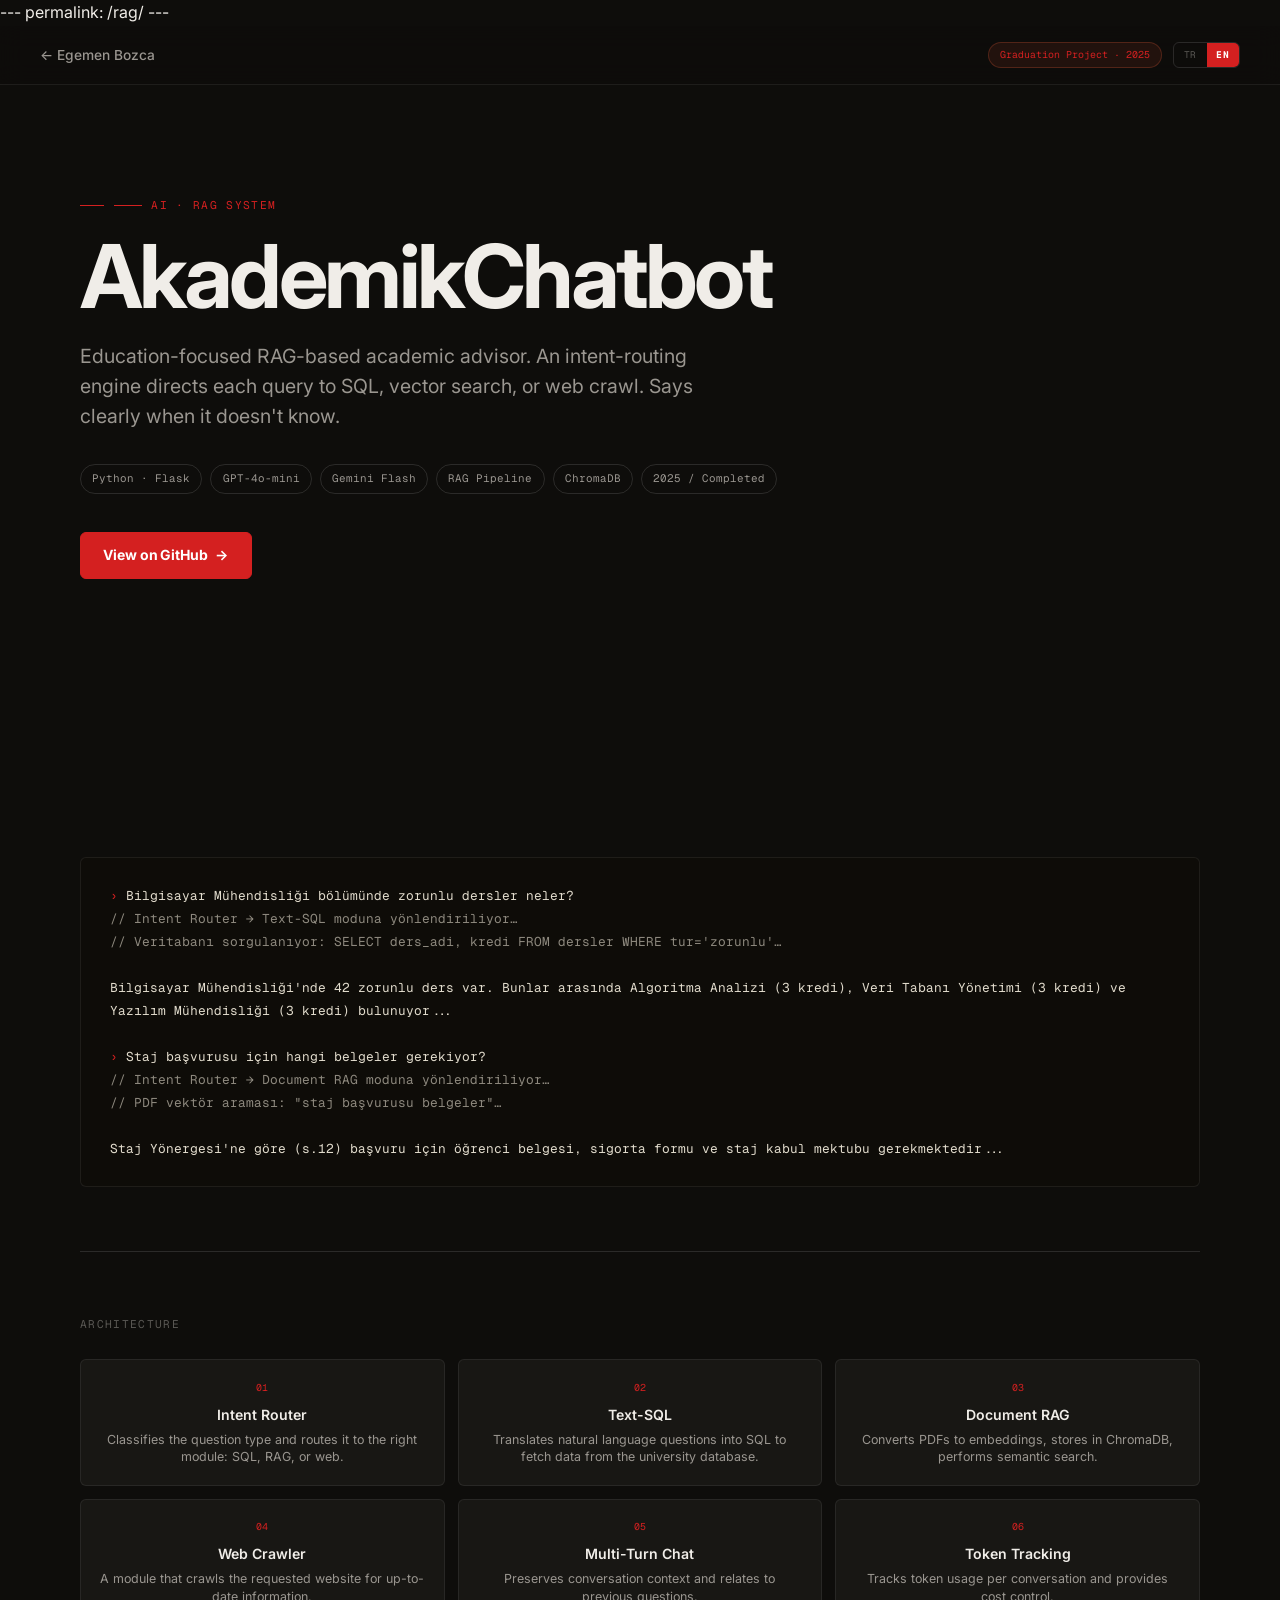
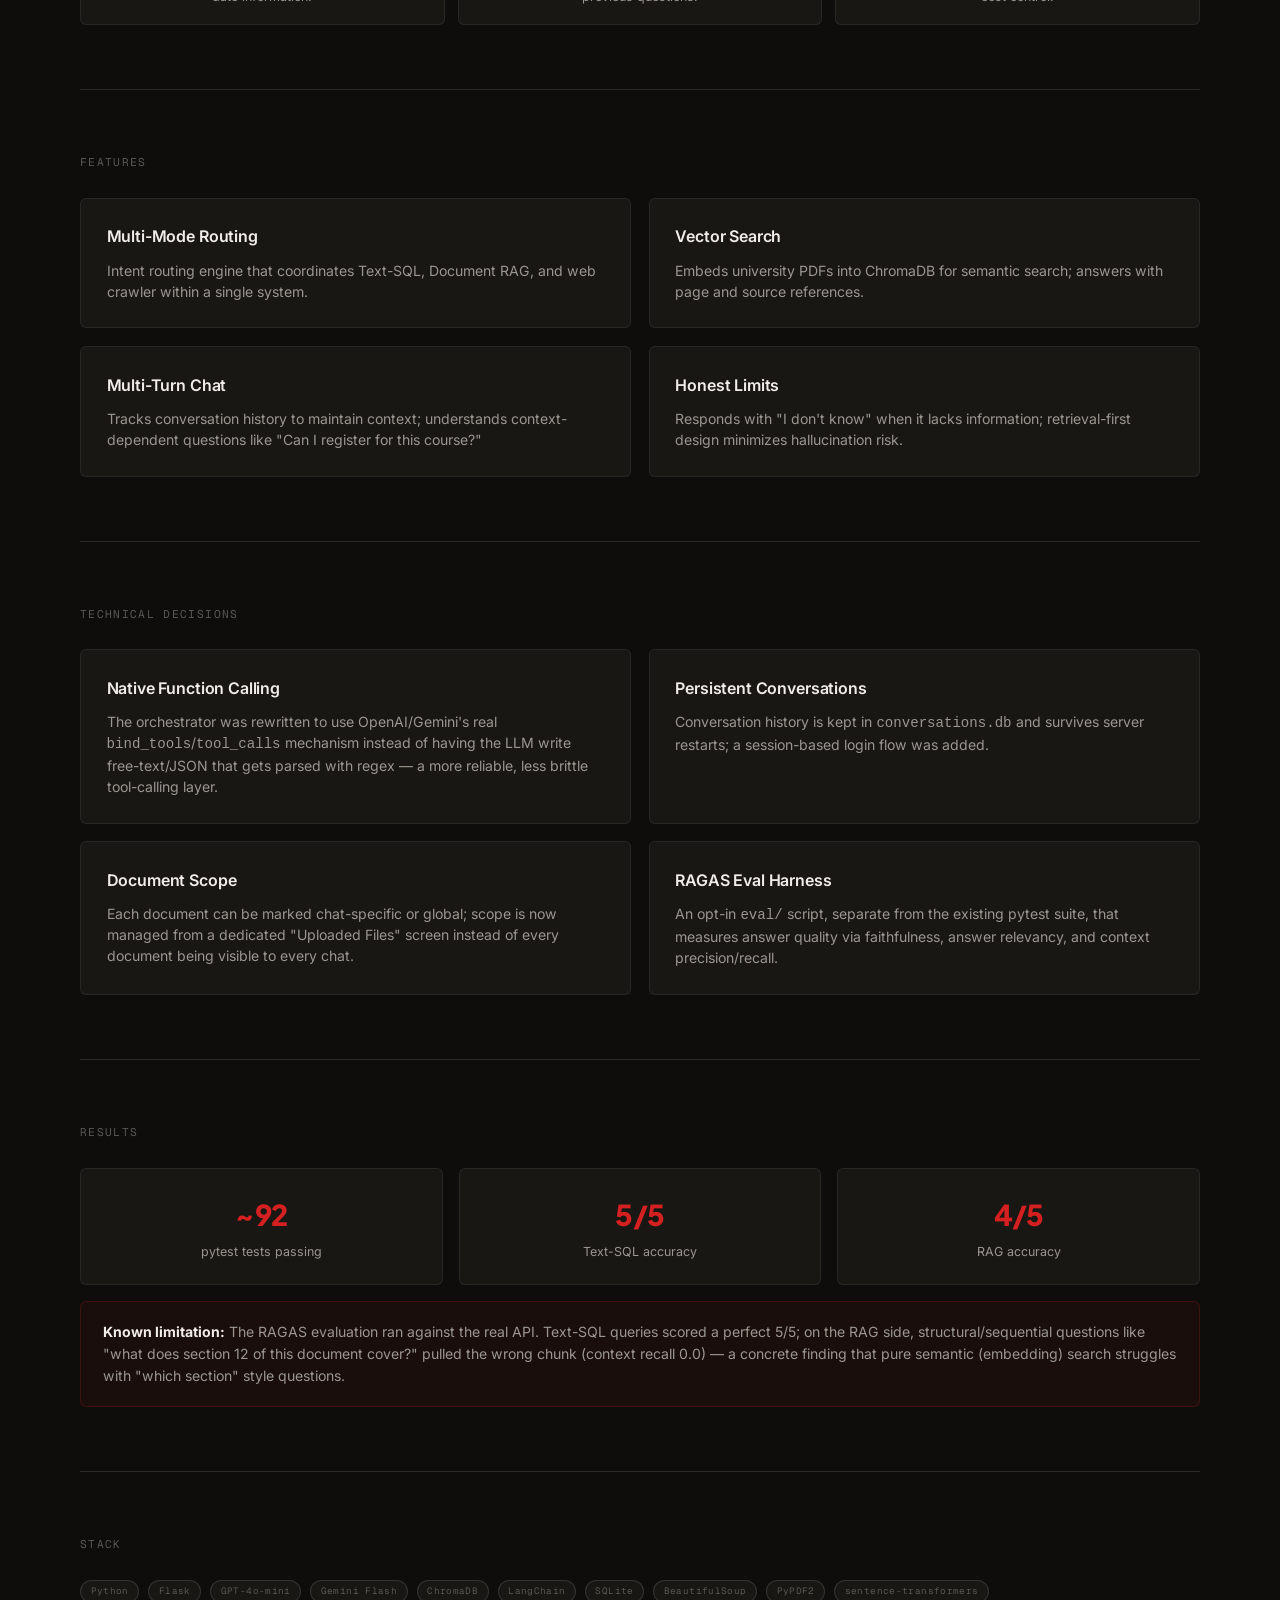
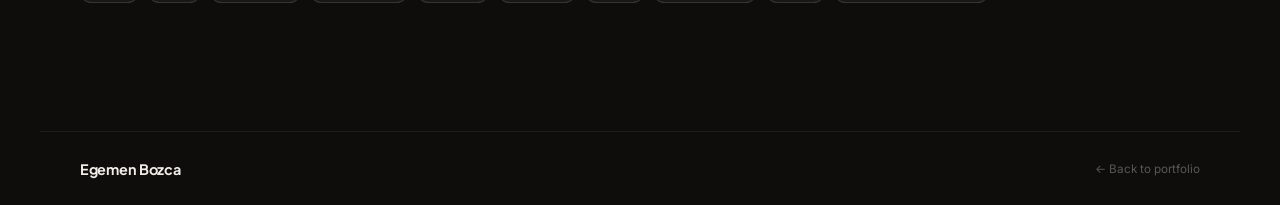
<file: projects/rag.html>
---
permalink: /rag/
---
<!DOCTYPE html>
<html lang="tr">
<head>
<meta charset="UTF-8">
<meta name="viewport" content="width=device-width, initial-scale=1.0">
<title>AkademikChatbot | Egemen Bozca</title>
<meta name="description" content="Eğitime özelleştirilmiş RAG tabanlı akademik danışman. Intent-routing, Text-SQL, ChromaDB, GPT-4o-mini. Bitirme projesi.">
<link rel="icon" href="data:image/svg+xml,<svg xmlns='http://www.w3.org/2000/svg' viewBox='0 0 100 100'><rect width='100' height='100' rx='22' fill='%23D42020'/><text x='50' y='72' font-family='system-ui,sans-serif' font-weight='700' font-size='62' fill='white' text-anchor='middle'>E</text></svg>">
<link rel="preconnect" href="https://fonts.googleapis.com">
<link rel="preconnect" href="https://fonts.gstatic.com" crossorigin="">
<link href="https://fonts.googleapis.com/css2?family=Plus+Jakarta+Sans:wght@700;800&family=Inter:wght@400;500;600&family=Geist+Mono:wght@400;500&display=swap" rel="stylesheet">
<link rel="stylesheet" href="../style.css?v=33">
<style>
.cs-nav { display:flex; align-items:center; justify-content:space-between; padding:1rem var(--gutter); border-bottom:1px solid var(--line); position:sticky; top:0; background:color-mix(in srgb,var(--bg) 92%,transparent); backdrop-filter:blur(12px); -webkit-backdrop-filter:blur(12px); z-index:100; }
.cs-nav-right { display:flex; align-items:center; gap:0.7rem; }
.cs-back { font-size:0.86rem; font-weight:500; color:var(--fg-2); display:inline-flex; align-items:center; gap:0.4rem; transition:color 0.2s; }
.cs-back:hover { color:var(--accent); }
.cs-title { font-size:clamp(3rem,8vw,5.5rem); font-weight:700; letter-spacing:-0.04em; line-height:0.96; margin-bottom:1.4rem; }
.cs-desc { font-size:clamp(1rem,1.8vw,1.22rem); color:var(--fg-2); max-width:52ch; line-height:1.55; margin-bottom:2rem; }
.cs-meta-row { display:flex; flex-wrap:wrap; gap:0.5rem; margin-bottom:2.4rem; }
.cs-meta-row span { font-family:var(--mono); font-size:0.68rem; padding:0.34rem 0.7rem; border:1px solid var(--line-2); border-radius:99px; color:var(--fg-2); }
.cs-divider { height:1px; background:var(--line-2); margin:clamp(2.5rem,5vw,4rem) 0; }
.cs-section-label { font-family:var(--mono); font-size:0.7rem; letter-spacing:0.12em; text-transform:uppercase; color:var(--fg-3); margin-bottom:1.6rem; }
.cs-cta { display:flex; flex-wrap:wrap; gap:0.7rem; }
.cs-features { display:grid; grid-template-columns:repeat(2,1fr); gap:1.1rem; }
.cs-feat { background:var(--bg-2); border:1px solid var(--line); border-radius:var(--radius); padding:1.6rem; }
.cs-feat h3 { font-size:1rem; font-weight:600; letter-spacing:-0.01em; margin-bottom:0.6rem; }
.cs-feat p { font-size:0.88rem; color:var(--fg-2); line-height:1.5; }
.cs-feat .fi { font-size:1.5rem; margin-bottom:0.8rem; }
.cs-stack { display:flex; flex-wrap:wrap; gap:0.55rem; }
.cs-terminal { background:#0e0c08; border:1px solid var(--line); border-radius:var(--radius); padding:1.6rem 1.8rem; font-family:var(--mono); font-size:0.8rem; line-height:1.8; color:#e2dccd; overflow-x:auto; margin-top:1.4rem; }
.cs-terminal .prompt { color:var(--accent); }
.cs-terminal .out { color:rgba(226,220,205,0.6); }
.cs-badge { display:inline-flex; align-items:center; gap:0.4rem; font-family:var(--mono); font-size:0.62rem; background:rgba(226,90,52,0.1); color:var(--accent); border:1px solid rgba(226,90,52,0.25); border-radius:99px; padding:0.26rem 0.7rem; }
.cs-arch { display:grid; grid-template-columns:repeat(3,1fr); gap:0.8rem; margin-top:1.4rem; }
.cs-arch-step { background:var(--bg-2); border:1px solid var(--line); border-radius:var(--radius); padding:1.2rem; text-align:center; }
.cs-arch-step .step-num { font-family:var(--mono); font-size:0.62rem; color:var(--accent); margin-bottom:0.5rem; }
.cs-arch-step h4 { font-size:0.88rem; font-weight:600; margin-bottom:0.3rem; }
.cs-arch-step p { font-size:0.78rem; color:var(--fg-2); line-height:1.4; }
.cs-stats { display:grid; grid-template-columns:repeat(3,1fr); gap:1rem; margin-top:1.4rem; }
.cs-stat { background:var(--bg-2); border:1px solid var(--line); border-radius:var(--radius); padding:1.4rem; text-align:center; }
.cs-stat .num { font-family:var(--display); font-size:1.8rem; font-weight:800; color:var(--accent); letter-spacing:-0.02em; }
.cs-stat .lbl { font-size:0.78rem; color:var(--fg-2); margin-top:0.3rem; }
.cs-prose { font-size:0.95rem; color:var(--fg-2); line-height:1.65; max-width:68ch; }
.cs-callout { background:rgba(212,32,32,0.06); border:1px solid rgba(212,32,32,0.2); border-radius:var(--radius); padding:1.2rem 1.4rem; font-size:0.88rem; color:var(--fg-2); line-height:1.55; margin-top:1rem; }
.cs-callout strong { color:var(--fg); }
@media (max-width:700px) { .cs-features { grid-template-columns:1fr; } .cs-arch { grid-template-columns:1fr; } .cs-stats { grid-template-columns:1fr; } }
</style>
</head>
<body>

<nav class="cs-nav">
  <a href="../" class="cs-back">← Egemen Bozca</a>
  <div class="cs-nav-right">
    <span class="cs-badge" data-i18n="rag.badge">Bitirme Projesi · 2025</span>
    <div class="cs-lang"><button class="cs-lang-btn" data-lang="tr">TR</button><button class="cs-lang-btn" data-lang="en">EN</button></div>
  </div>
</nav>

<main>
<section class="section wrap" style="padding-top:clamp(4rem,9vw,7rem)">
  <p class="eyebrow" style="font-family:var(--mono);font-size:0.7rem;letter-spacing:0.12em;text-transform:uppercase;color:var(--accent);display:inline-flex;align-items:center;gap:0.6rem;margin-bottom:1.2rem;">
    <span style="width:28px;height:1px;background:var(--accent);display:inline-block;flex-shrink:0"></span>
    <span data-i18n="rag.eyebrow">Yapay Zekâ · RAG Sistemi</span>
  </p>
  <h1 class="cs-title">AkademikChatbot</h1>
  <p class="cs-desc" data-i18n="rag.desc">Eğitime özelleştirilmiş RAG tabanlı akademik danışman. Intent-routing motoru her sorguyu SQL, vektör arama veya web taramasına yönlendirir. Bilmediğini açıkça söyler.</p>
  <div class="cs-meta-row">
    <span>Python · Flask</span>
    <span>GPT-4o-mini</span>
    <span>Gemini Flash</span>
    <span>RAG Pipeline</span>
    <span>ChromaDB</span>
    <span data-i18n="rag.meta.date">2025 / Tamamlandı</span>
  </div>
  <div class="cs-cta">
    <a href="https://github.com/Egebo/AkademikChatbot" target="_blank" rel="noopener" class="btn btn--accent"><span data-i18n="rag.cta">GitHub'da gör</span> <span class="arr">→</span></a>
  </div>
</section>

<section class="section wrap">
  <div class="cs-terminal">
    <div><span class="prompt">›</span> Bilgisayar Mühendisliği bölümünde zorunlu dersler neler?</div>
    <div class="out">// Intent Router → Text-SQL moduna yönlendiriliyor…</div>
    <div class="out">// Veritabanı sorgulanıyor: SELECT ders_adi, kredi FROM dersler WHERE tur='zorunlu'…</div>
    <br>
    <div>Bilgisayar Mühendisliği'nde 42 zorunlu ders var. Bunlar arasında Algoritma Analizi (3 kredi), Veri Tabanı Yönetimi (3 kredi) ve Yazılım Mühendisliği (3 kredi) bulunuyor...</div>
    <br>
    <div><span class="prompt">›</span> Staj başvurusu için hangi belgeler gerekiyor?</div>
    <div class="out">// Intent Router → Document RAG moduna yönlendiriliyor…</div>
    <div class="out">// PDF vektör araması: "staj başvurusu belgeler"…</div>
    <br>
    <div>Staj Yönergesi'ne göre (s.12) başvuru için öğrenci belgesi, sigorta formu ve staj kabul mektubu gerekmektedir...</div>
  </div>

  <div class="cs-divider"></div>

  <p class="cs-section-label" data-i18n="label.arch">Mimari</p>
  <div class="cs-arch">
    <div class="cs-arch-step">
      <div class="step-num">01</div>
      <h4>Intent Router</h4>
      <p data-i18n="rag.arch.1.desc">Soru tipini sınıflandırıp doğru modüle yönlendirir: SQL mi, RAG mi, web mi?</p>
    </div>
    <div class="cs-arch-step">
      <div class="step-num">02</div>
      <h4>Text-SQL</h4>
      <p data-i18n="rag.arch.2.desc">Doğal dil sorusunu SQL sorgusuna çevirir, üniversite veritabanından veri çeker.</p>
    </div>
    <div class="cs-arch-step">
      <div class="step-num">03</div>
      <h4>Document RAG</h4>
      <p data-i18n="rag.arch.3.desc">PDF'leri vektöre dönüştürür, ChromaDB'de saklar, semantik arama yapar.</p>
    </div>
    <div class="cs-arch-step">
      <div class="step-num">04</div>
      <h4>Web Crawler</h4>
      <p data-i18n="rag.arch.4.desc">Güncel bilgi için istenilen web sitesini tarayan modül.</p>
    </div>
    <div class="cs-arch-step">
      <div class="step-num">05</div>
      <h4>Multi-Turn Chat</h4>
      <p data-i18n="rag.arch.5.desc">Konuşma bağlamını korur; önceki sorularla ilişki kurar.</p>
    </div>
    <div class="cs-arch-step">
      <div class="step-num">06</div>
      <h4 data-i18n="rag.arch.6.title">Token Takibi</h4>
      <p data-i18n="rag.arch.6.desc">Her konuşma için kullanılan token miktarını izler ve maliyet kontrolü sağlar.</p>
    </div>
  </div>

  <div class="cs-divider"></div>

  <p class="cs-section-label" data-i18n="label.features">Özellikler</p>
  <div class="cs-features">
    <div class="cs-feat">
      <h3 data-i18n="rag.feat.1.title">Çok Modlu Yanıt</h3>
      <p data-i18n="rag.feat.1.desc">Tek bir sistem içinde Text-SQL, Document RAG ve web crawler'ı koordineli çalıştıran intent yönlendirme motoru.</p>
    </div>
    <div class="cs-feat">
      <h3 data-i18n="rag.feat.2.title">Vektör Tabanlı Arama</h3>
      <p data-i18n="rag.feat.2.desc">Üniversite PDF belgelerini ChromaDB'ye gömerek semantik arama; sayfa ve kaynak referansıyla birlikte yanıt.</p>
    </div>
    <div class="cs-feat">
      <h3 data-i18n="rag.feat.3.title">Çok Turlu Sohbet</h3>
      <p data-i18n="rag.feat.3.desc">Konuşma geçmişini takip ederek bağlamı korur; "bu derse kayıt yaptırabilir miyim?" gibi bağlama dayalı soruları anlıyor.</p>
    </div>
    <div class="cs-feat">
      <h3 data-i18n="rag.feat.4.title">Dürüst Sınırlar</h3>
      <p data-i18n="rag.feat.4.desc">Bilmediği soruyu "bilmiyorum" diyerek geçiştirir; hallüsinasyon riskini minimize eden retrieval-first tasarım.</p>
    </div>
  </div>

  <div class="cs-divider"></div>

  <p class="cs-section-label" data-i18n="label.tech-decisions">Teknik Kararlar</p>
  <div class="cs-features">
    <div class="cs-feat">
      <h3 data-i18n="rag.tech.1.title">Native Function Calling</h3>
      <p data-i18n="rag.tech.1.desc">Orkestratör, LLM'e serbest metin/JSON yazdırıp regex ile ayrıştırmak yerine OpenAI/Gemini'nin gerçek <code>bind_tools</code>/<code>tool_calls</code> mekanizmasını kullanacak şekilde yeniden yazıldı; daha güvenilir ve daha az kırılgan bir araç çağırma katmanı.</p>
    </div>
    <div class="cs-feat">
      <h3 data-i18n="rag.tech.2.title">Kalıcı Konuşmalar</h3>
      <p data-i18n="rag.tech.2.desc">Konuşma geçmişi <code>conversations.db</code>'de tutuluyor, sunucu yeniden başlatıldığında kaybolmuyor; session tabanlı bir login akışı eklendi.</p>
    </div>
    <div class="cs-feat">
      <h3 data-i18n="rag.tech.3.title">Belge Kapsamı</h3>
      <p data-i18n="rag.tech.3.desc">Her belge sohbete özel ya da global olarak işaretlenebiliyor; başta her belge her sohbete görünürken artık ayrı bir "Yüklü Dosyalar" ekranından kapsam yönetiliyor.</p>
    </div>
    <div class="cs-feat">
      <h3 data-i18n="rag.tech.4.title">RAGAS Değerlendirme Hattı</h3>
      <p data-i18n="rag.tech.4.desc">Mevcut pytest paketinden ayrı, opt-in bir <code>eval/</code> betiği; cevap kalitesini faithfulness, answer relevancy ve context precision/recall metrikleriyle ölçüyor.</p>
    </div>
  </div>

  <div class="cs-divider"></div>

  <p class="cs-section-label" data-i18n="label.results">Sonuçlar</p>
  <div class="cs-stats">
    <div class="cs-stat"><div class="num">~92</div><div class="lbl" data-i18n="rag.stat.1">geçen pytest testi</div></div>
    <div class="cs-stat"><div class="num">5/5</div><div class="lbl" data-i18n="rag.stat.2">Text-SQL doğruluğu</div></div>
    <div class="cs-stat"><div class="num">4/5</div><div class="lbl" data-i18n="rag.stat.3">RAG doğruluğu</div></div>
  </div>
  <div class="cs-callout">
    <strong data-i18n="rag.limit.title">Bilinen sınırlama:</strong> <span data-i18n="rag.limit.desc">RAGAS değerlendirmesi gerçek API'ye karşı çalıştırıldı. Text-SQL sorguları 5/5 mükemmel skor aldı; RAG tarafında "bu belgenin 12. bölümü ne anlatıyor?" gibi yapısal/sıralı sorularda retrieval yanlış chunk getirdi (context recall 0.0) — saf semantik (embedding) aramanın "kaçıncı bölüm" tipi sorularda zayıf kaldığını gösteren somut bir bulgu.</span>
  </div>

  <div class="cs-divider"></div>

  <p class="cs-section-label" data-i18n="label.tech">Teknoloji</p>
  <div class="cs-stack">
    <span class="tag">Python</span>
    <span class="tag">Flask</span>
    <span class="tag">GPT-4o-mini</span>
    <span class="tag">Gemini Flash</span>
    <span class="tag">ChromaDB</span>
    <span class="tag">LangChain</span>
    <span class="tag">SQLite</span>
    <span class="tag">BeautifulSoup</span>
    <span class="tag">PyPDF2</span>
    <span class="tag">sentence-transformers</span>
  </div>
</section>
</main>

<footer class="footer wrap">
  <div class="footer-inner">
    <span class="f-brand">Egemen Bozca</span>
    <a href="../" class="to-top" data-i18n="footer.back">← Portfolyoya dön</a>
  </div>
</footer>
<script src="../cs-lang.js"></script>
</body>
</html>
</file>
<file: style.css>
/* ============================================================
   Egemen Bozca · Portfolio v8 — style.css
   Dark System · Warm Red Accent (#D42020)
   Plus Jakarta Sans + Inter + Geist Mono
   ============================================================ */

/* ---------- Google Fonts ---------- */
@import url('https://fonts.googleapis.com/css2?family=Plus+Jakarta+Sans:wght@700;800&family=Inter:wght@400;500;600&family=Geist+Mono:wght@400;500&display=swap');

/* ---------- Tokens ---------- */
:root {
  --bg:          #0e0d0b;
  --bg-2:        #181714;
  --bg-3:        #1f1d1a;
  --fg:          #f0ede8;
  --fg-2:        #9a9690;
  --fg-3:        #5a5854;
  --line:        rgba(255,255,255,0.07);
  --line-2:      rgba(255,255,255,0.12);
  --accent:      #D42020;
  --accent-dim:  #b81a1a;
  --accent-rgb:  212, 32, 32;

  --display: "Plus Jakarta Sans", system-ui, sans-serif;
  --sans:    "Inter", system-ui, -apple-system, sans-serif;
  --mono:    "Geist Mono", ui-monospace, "SF Mono", Consolas, monospace;

  --gutter:    clamp(1.2rem, 4vw, 2.5rem);
  --maxw:      1200px;
  --radius:    6px;
  --radius-lg: 12px;
  --ease:      cubic-bezier(0.22, 1, 0.36, 1);

  /* Legacy aliases for case study pages */
  --paper: var(--bg);
  --ink-2: var(--fg-2);
  --card:  var(--bg-2);
  --muted: var(--fg-3);
}

/* ---------- Reset ---------- */
*, *::before, *::after { box-sizing: border-box; margin: 0; padding: 0; }
html { font-size: 100%; -webkit-text-size-adjust: 100%; scroll-behavior: smooth; }
body {
  font-family: var(--sans);
  background: var(--bg);
  color: var(--fg);
  line-height: 1.6;
  font-weight: 400;
  -webkit-font-smoothing: antialiased;
  text-rendering: optimizeLegibility;
  overflow-x: hidden;
}
img, svg { display: block; max-width: 100%; }
a { color: inherit; text-decoration: none; }
button { font: inherit; cursor: pointer; border: none; background: none; color: inherit; }
::selection { background: var(--accent); color: #fff; }

/* ---------- Utility ---------- */
.wrap { width: 100%; max-width: var(--maxw); margin-inline: auto; padding-inline: var(--gutter); }
.section { padding-block: clamp(5rem, 10vw, 8rem); }
.mono { font-family: var(--mono); font-size: 0.68rem; letter-spacing: 0.10em; text-transform: uppercase; color: var(--fg-3); }
.accent { color: var(--accent); }

/* ---------- Scroll progress ---------- */
.scroll-prog { position: fixed; top: 0; left: 0; height: 2px; background: var(--accent); width: 0%; z-index: 200; pointer-events: none; transition: width 0.1s linear; }

/* ---------- Custom cursor ---------- */
.c-dot { position: fixed; width: 5px; height: 5px; background: var(--accent); border-radius: 50%; transform: translate(-50%,-50%); pointer-events: none; z-index: 10000; }
.c-ring { position: fixed; width: 28px; height: 28px; border: 1.5px solid var(--accent); border-radius: 50%; transform: translate(-50%,-50%); pointer-events: none; z-index: 9999; opacity: 0.25; transition: width 0.3s var(--ease), height 0.3s var(--ease), opacity 0.3s; }
.cursor.hover .c-ring { width: 44px; height: 44px; opacity: 0.45; }
body:not(.has-cursor) .cursor { display: none; }
body.has-cursor, body.has-cursor * { cursor: none; }

/* ---------- Eyebrow ---------- */
.eyebrow {
  font-family: var(--mono); font-size: 0.68rem; letter-spacing: 0.12em;
  text-transform: uppercase; color: var(--accent);
  display: inline-flex; align-items: center; gap: 0.6rem; margin-bottom: 1rem;
}
.eyebrow::before { content: ""; width: 24px; height: 1px; background: var(--accent); flex-shrink: 0; }

/* ---------- Section label ---------- */
.section-label {
  display: inline-block; font-family: var(--mono); font-size: 0.62rem;
  letter-spacing: 0.14em; color: var(--fg-3); text-transform: uppercase; margin-bottom: 0.6rem;
}

/* ---------- Buttons ---------- */
.btn {
  display: inline-flex; align-items: center; gap: 0.5rem;
  font-family: var(--sans); font-size: 0.875rem; font-weight: 600; letter-spacing: -0.01em;
  padding: 0.7rem 1.4rem;
  border: 1.5px solid transparent; border-radius: var(--radius);
  cursor: pointer;
  transition: background 0.15s, color 0.15s, border-color 0.15s, transform 0.15s, box-shadow 0.15s;
}
.btn .arr { transition: transform 0.2s var(--ease); }
.btn:hover .arr { transform: translateX(4px); }
.btn--accent { background: var(--accent); color: #fff; font-weight: 700; border-color: var(--accent); }
.btn--accent:hover { background: var(--accent-dim); border-color: var(--accent-dim); transform: translateY(-1px); box-shadow: 0 4px 20px rgba(var(--accent-rgb), 0.35); }
.btn--dark { background: var(--fg); color: var(--bg); border-color: var(--fg); font-weight: 700; }
.btn--dark:hover { background: #ccc; border-color: #ccc; transform: translateY(-1px); }
.btn--ghost { background: transparent; color: var(--fg-2); border-color: var(--line-2); }
.btn--ghost:hover { border-color: var(--accent); color: var(--accent); transform: translateY(-1px); }

/* ---------- Tags ---------- */
.tag {
  font-family: var(--mono); font-size: 0.58rem; padding: 0.22rem 0.6rem;
  border: 1px solid var(--line-2); color: var(--fg-3);
  letter-spacing: 0.04em; border-radius: 999px; background: var(--bg-2);
}
.tags { display: flex; flex-wrap: wrap; gap: 0.35rem; }

/* ---------- Scroll reveal ---------- */
.reveal { opacity: 0; transform: translateY(14px); transition: opacity 0.55s var(--ease), transform 0.55s var(--ease); }
.reveal.in-view { opacity: 1; transform: none; }
.reveal[data-d="1"] { transition-delay: 0.08s; }
.reveal[data-d="2"] { transition-delay: 0.16s; }
.reveal[data-d="3"] { transition-delay: 0.24s; }

/* ---------- Case study lang toggle ---------- */
.cs-lang { display: inline-flex; border: 1.5px solid var(--line-2); border-radius: var(--radius); overflow: hidden; }
.cs-lang-btn { font-family: var(--mono); font-size: 0.6rem; padding: 0.28rem 0.6rem; color: var(--fg-3); letter-spacing: 0.06em; background: none; border: none; cursor: pointer; transition: color 0.15s, background 0.15s; }
.cs-lang-btn.active { background: var(--accent); color: #fff; font-weight: 700; }

/* ============================================================
   NAV
   ============================================================ */
.nav {
  position: fixed; top: 0; left: 0; right: 0; z-index: 100;
  padding: 0 var(--gutter);
  display: flex; align-items: center; justify-content: space-between;
  height: 64px;
  transition: background 0.3s, border-color 0.3s, backdrop-filter 0.3s;
  border-bottom: 1px solid transparent;
}
.nav.scrolled {
  background: rgba(14,13,11,0.88);
  backdrop-filter: blur(16px);
  -webkit-backdrop-filter: blur(16px);
  border-bottom-color: var(--line);
}
.nav-brand { font-family: var(--display); font-weight: 700; font-size: 0.95rem; letter-spacing: -0.02em; color: var(--fg); }
.nav-links { display: flex; align-items: center; gap: 0.25rem; list-style: none; }
.nav-links a { font-family: var(--mono); font-size: 0.62rem; letter-spacing: 0.08em; text-transform: uppercase; color: var(--fg-3); padding: 0.4rem 0.7rem; border-radius: var(--radius); transition: color 0.15s, background 0.15s; }
.nav-links a:hover { color: var(--fg); background: var(--bg-3); }
.nav-right { display: flex; align-items: center; gap: 0.8rem; }
.nav-lang { display: inline-flex; border: 1px solid var(--line-2); border-radius: var(--radius); overflow: hidden; }
.nav-lang button { font-family: var(--mono); font-size: 0.58rem; letter-spacing: 0.06em; padding: 0.3rem 0.55rem; color: var(--fg-3); background: none; border: none; cursor: pointer; transition: color 0.15s, background 0.15s; }
.nav-lang button.active { background: var(--accent); color: #fff; }
.nav-cta { font-size: 0.78rem; padding: 0.5rem 1rem; }
@media (max-width: 720px) {
  .nav-links { display: none; }
}

/* ============================================================
   HERO
   ============================================================ */
.hero {
  min-height: 92svh; display: grid;
  grid-template-columns: 55fr 45fr;
  align-items: center;
  padding-top: 64px;
  gap: 2rem;
}
.hero-copy { padding: clamp(1rem, 3vw, 2rem) 0 4rem var(--gutter); }
.hero-eyebrow { font-family: var(--mono); font-size: 0.65rem; letter-spacing: 0.14em; text-transform: uppercase; color: var(--fg-3); margin-bottom: 1.8rem; }
.hero-title {
  font-family: var(--display); font-size: clamp(3rem, 6vw, 5rem);
  font-weight: 800; letter-spacing: -0.04em; line-height: 1.0;
  color: var(--fg); margin-bottom: 2rem;
}
.hero-title .accent { color: var(--accent); }
.hero-meta { display: flex; flex-wrap: wrap; gap: 0.5rem; margin-bottom: 2.4rem; }
.hero-meta span { font-family: var(--mono); font-size: 0.62rem; color: var(--fg-3); padding: 0.3rem 0.7rem; border: 1px solid var(--line-2); border-radius: 99px; }
.hero-cta { display: flex; gap: 0.75rem; flex-wrap: wrap; }
.hero-canvas-col { position: relative; height: 100%; min-height: 100svh; }
#hero-canvas { position: absolute; inset: 0; width: 100%; height: 100%; opacity: 0.75; }
@media (max-width: 780px) {
  .hero { grid-template-columns: 1fr; min-height: auto; padding-top: 64px; }
  .hero-copy { padding: 5rem var(--gutter) 3rem; }
  .hero-canvas-col { display: none; }
}

/* ============================================================
   MARQUEE
   ============================================================ */
.marquee-band { border-top: 1px solid var(--line); border-bottom: 1px solid var(--line); padding-block: 0.85rem; overflow: hidden; background: var(--bg-2); }
.marquee-track { display: flex; gap: 3rem; width: max-content; animation: marqueeScroll 28s linear infinite; }
.marquee-track:hover { animation-play-state: paused; }
.marquee-item { font-family: var(--mono); font-size: 0.62rem; letter-spacing: 0.10em; text-transform: uppercase; color: var(--fg-3); white-space: nowrap; display: flex; align-items: center; gap: 0.6rem; }
.marquee-item::before { content: "·"; color: var(--accent); }
@keyframes marqueeScroll { to { transform: translateX(-50%); } }

/* ============================================================
   PAGE TITLES (shared)
   ============================================================ */
.ph-title { font-family: var(--display); font-size: clamp(2rem, 4vw, 3rem); font-weight: 800; letter-spacing: -0.04em; }

/* ============================================================
   LOOKED — FAN LAYOUT
   ============================================================ */
.feat-looked-new { border-top: 1px solid var(--line); border-bottom: 1px solid var(--line); min-height: calc(100dvh - 64px); display: flex; align-items: center; scroll-margin-top: 64px; }
.feat-looked-inner { display: grid; grid-template-columns: 45% 55%; gap: clamp(3rem, 6vw, 5.5rem); align-items: center; padding-block: clamp(1.5rem, 3vw, 2.5rem); width: 100%; }
.f-eyebrow { font-family: var(--mono); font-size: 0.68rem; letter-spacing: 0.10em; text-transform: uppercase; color: var(--accent); display: flex; align-items: center; gap: 0.5rem; margin-bottom: 1rem; }
.f-eyebrow::before { content: ""; width: 20px; height: 1px; background: var(--accent); }
.feat-title { font-family: var(--display); font-size: clamp(3rem, 6vw, 5rem); font-weight: 800; letter-spacing: -0.04em; line-height: 1; margin-bottom: 1.1rem; }
.feat-desc { font-size: 1.1rem; color: var(--fg-2); line-height: 1.6; max-width: 46ch; }
.feat-meta { display: flex; flex-wrap: wrap; gap: 0.5rem; margin-top: 1.3rem; }
.feat-cta { display: flex; gap: 0.7rem; flex-wrap: wrap; margin-top: 1.8rem; }
.looked-fan { display: flex; flex-direction: column; align-items: center; gap: 1.8rem; }
.fan-stage { position: relative; width: 320px; height: 452px; flex-shrink: 0; }
.fan-card { position: absolute; width: 230px; left: 50%; top: 0; border-radius: 18px; overflow: hidden; box-shadow: 0 28px 90px rgba(0,0,0,0.55); transition: transform 0.5s cubic-bezier(0.34,1.15,0.64,1), opacity 0.4s; cursor: pointer; }
.fan-card img { width: 100%; display: block; }
.fan-front      { z-index: 3; transform: translateX(-50%) translateY(-12px) rotate(0deg); opacity: 1; }
.fan-back-right { z-index: 2; transform: translateX(calc(-50% + 58px)) translateY(20px) rotate(10deg); opacity: 0.8; }
.fan-back-left  { z-index: 1; transform: translateX(calc(-50% - 58px)) translateY(20px) rotate(-10deg); opacity: 0.8; }
.fan-tabs { display: flex; gap: 0.4rem; flex-wrap: wrap; justify-content: center; }
.fan-tab { font-family: var(--mono); font-size: 0.58rem; letter-spacing: 0.07em; text-transform: uppercase; padding: 0.38rem 0.85rem; border: 1px solid var(--line-2); border-radius: 99px; color: var(--fg-3); background: var(--bg-2); cursor: pointer; transition: background 0.2s, color 0.2s, border-color 0.2s; }
.fan-tab.active { background: var(--accent); color: #fff; border-color: var(--accent); }
.fan-tab:not(.active):hover { border-color: var(--line); color: var(--fg); }
@media (max-width: 780px) {
  .feat-looked-inner { grid-template-columns: 1fr; }
  .fan-stage { width: 250px; height: 353px; }
  .fan-card { width: 178px; }
}

/* ============================================================
   AKADEMIKCHATBOT — SVG DIAGRAM
   ============================================================ */
.feat-rag { background: var(--bg-2); border-bottom: 1px solid var(--line); min-height: calc(100dvh - 64px); display: flex; align-items: center; padding-block: clamp(2rem, 4vw, 3rem); scroll-margin-top: 64px; }
.feat-rag .wrap { display: grid; grid-template-columns: 45% 55%; gap: clamp(3rem, 6vw, 5.5rem); align-items: center; width: 100%; }
.feat-rag-copy { }
.feat-rag-copy .feat-title { font-size: clamp(2.4rem, 5vw, 4.2rem); }
.rag-badge { display: inline-flex; align-items: center; gap: 0.4rem; font-family: var(--mono); font-size: 0.66rem; background: rgba(212,32,32,0.1); color: var(--accent); border: 1px solid rgba(212,32,32,0.25); border-radius: 99px; padding: 0.32rem 0.85rem; margin-top: 1.4rem; }
.rag-diagram-wrap { position: relative; }
.rag-diagram { width: 100%; overflow: visible; }
.rag-center-node { fill: var(--bg-3); stroke: var(--accent); stroke-width: 2; transition: stroke-width 0.2s; transform-box: fill-box; transform-origin: center; animation: centerPulse 3s ease-in-out infinite; }
.rag-ring-anim { fill: none; stroke: rgba(212,32,32,0.25); stroke-width: 1; animation: orbSpin 22s linear infinite; transform-origin: 200px 160px; }
@keyframes orbSpin { to { stroke-dashoffset: -200; } }
@keyframes centerPulse { 0%,100% { transform: scale(1); } 50% { transform: scale(1.06); } }
.rag-spoke-line { stroke: var(--line-2); stroke-width: 1; stroke-dasharray: 4 4; transition: stroke 0.2s, opacity 0.2s; }
.rag-spoke-line.active { stroke: var(--accent); opacity: 1; }
.rag-node-g { cursor: pointer; }
.rag-node-circle { fill: var(--bg-2); stroke: var(--line-2); stroke-width: 1.5; transition: stroke 0.2s, fill 0.2s; }
.rag-node-g:hover .rag-node-circle,
.rag-node-g.active .rag-node-circle { stroke: var(--accent); fill: var(--bg-3); }
.rag-node-label { font-family: "Geist Mono", monospace; font-size: 9px; fill: var(--fg-3); text-anchor: middle; pointer-events: none; transition: fill 0.2s; }
.rag-node-g:hover .rag-node-label,
.rag-node-g.active .rag-node-label { fill: var(--fg); }
.rag-center-label { font-family: "Plus Jakarta Sans", sans-serif; font-size: 10px; font-weight: 700; fill: var(--fg); text-anchor: middle; pointer-events: none; }
.rag-tooltip { position: absolute; bottom: -2.5rem; left: 50%; transform: translateX(-50%); background: var(--bg-3); border: 1px solid var(--line-2); border-radius: var(--radius); padding: 0.5rem 0.9rem; font-size: 0.75rem; color: var(--fg-2); white-space: nowrap; opacity: 0; pointer-events: none; transition: opacity 0.2s; z-index: 10; }
.rag-tooltip.visible { opacity: 1; }
@media (max-width: 780px) {
  .feat-rag .wrap { grid-template-columns: 1fr; }
  .rag-diagram-wrap { margin-top: 2rem; }
}

/* ============================================================
   PROJECT GRID
   ============================================================ */
.proj-grid-section { min-height: calc(100dvh - 64px); display: flex; align-items: center; scroll-margin-top: 64px; }
.proj-grid { width: 100%; display: grid; grid-template-columns: repeat(3,1fr); gap: 1px; background: var(--line); border-top: 1px solid var(--line); border-bottom: 1px solid var(--line); }
.proj-card { background: var(--bg); padding: clamp(1.6rem, 3vw, 2.4rem); position: relative; overflow: hidden; transition: background 0.2s; }
.proj-card:hover { background: var(--bg-2); }
.proj-card canvas { position: absolute; inset: 0; width: 100%; height: 100%; opacity: 0; transition: opacity 0.4s var(--ease); pointer-events: none; }
.proj-card:hover canvas { opacity: 0.7; }
.proj-card-inner { position: relative; z-index: 1; }
.proj-type { font-family: var(--mono); font-size: 0.58rem; letter-spacing: 0.10em; text-transform: uppercase; color: var(--fg-3); margin-bottom: 0.8rem; }
.proj-name { font-family: var(--display); font-size: 1.5rem; font-weight: 800; letter-spacing: -0.03em; margin-bottom: 0.5rem; }
.proj-desc { font-size: 0.87rem; color: var(--fg-2); line-height: 1.55; margin-bottom: 1.2rem; }
.proj-link { font-family: var(--mono); font-size: 0.62rem; color: var(--accent); letter-spacing: 0.06em; display: inline-flex; align-items: center; gap: 0.35rem; transition: gap 0.2s; }
.proj-card:hover .proj-link { gap: 0.6rem; }
@media (max-width: 720px) {
  .proj-grid { grid-template-columns: 1fr; }
}

/* ============================================================
   ABOUT
   ============================================================ */
.about-section { border-top: 1px solid var(--line); }
.about-section .ph-title { margin-bottom: 2rem; }
.about-inner { display: grid; grid-template-columns: 1.1fr 0.9fr; gap: clamp(3rem, 6vw, 6rem); align-items: start; }
.about-lead { font-size: clamp(1rem, 1.8vw, 1.2rem); color: var(--fg-2); line-height: 1.7; margin-bottom: 2rem; }
.about-lead strong { color: var(--fg); }
.stack-list { display: flex; flex-direction: column; gap: 1rem; margin-bottom: 2rem; }
.stack-group { display: flex; flex-direction: column; gap: 0.5rem; }
.stack-name { font-family: var(--mono); font-size: 0.6rem; letter-spacing: 0.10em; text-transform: uppercase; color: var(--fg-3); }
.about-cv { display: flex; gap: 0.6rem; flex-wrap: wrap; }
.btn--cv { background: var(--bg-2); color: var(--fg-2); border-color: rgba(var(--accent-rgb), 0.4); font-size: 0.82rem; padding: 0.55rem 1.1rem; }
.btn--cv:hover { background: var(--bg-3); color: var(--fg); border-color: var(--accent); box-shadow: 0 0 20px rgba(var(--accent-rgb), 0.22); transform: translateY(-1px); }
.meta-list { display: flex; flex-direction: column; gap: 0; }
.meta-row { display: flex; gap: 1rem; padding: 1rem 0; border-bottom: 1px solid var(--line); }
.mk { font-family: var(--mono); font-size: 0.6rem; letter-spacing: 0.08em; text-transform: uppercase; color: var(--fg-3); min-width: 6rem; padding-top: 0.1rem; }
.mv { display: flex; flex-direction: column; gap: 0.15rem; font-size: 0.88rem; }
.mv span { color: var(--fg); }
.mv small { color: var(--fg-3); font-size: 0.78rem; }
@media (max-width: 720px) {
  .about-inner { grid-template-columns: 1fr; }
}

/* ============================================================
   AWARDS
   ============================================================ */
.awards-section { border-top: 1px solid var(--line); position: relative; }
.awards-section::before {
  content: ""; position: absolute; inset: 0; pointer-events: none;
  background-image: radial-gradient(rgba(212,32,32,0.04) 1px, transparent 1px);
  background-size: 24px 24px;
}
.aw-grid { display: grid; grid-template-columns: repeat(3,1fr); gap: 1px; background: var(--line); margin-top: 2rem; }
.ach-card { background: var(--bg); padding: 2rem; }
.ach-year { font-family: var(--mono); font-size: 0.6rem; color: var(--fg-3); letter-spacing: 0.08em; display: block; margin-bottom: 0.8rem; }
.ach-rank { font-family: var(--mono); font-size: 0.62rem; letter-spacing: 0.08em; text-transform: uppercase; color: var(--accent); margin-bottom: 0.4rem; }
.ach-medal { font-family: var(--display); font-size: clamp(2rem, 5vw, 3.5rem); font-weight: 800; letter-spacing: -0.04em; color: var(--bg-3); line-height: 1; margin-bottom: 1rem; }
.ach-medal .sm { font-size: 0.4em; color: var(--fg-3); vertical-align: middle; margin-left: 0.2em; }
.ach-card h3 { font-size: 0.95rem; font-weight: 600; margin-bottom: 0.5rem; }
.ach-card p { font-size: 0.82rem; color: var(--fg-2); line-height: 1.5; }
@media (max-width: 720px) {
  .aw-grid { grid-template-columns: 1fr; }
}

/* ============================================================
   EXPERIENCE
   ============================================================ */
.exp-section { border-top: 1px solid var(--line); }
.timeline { display: flex; flex-direction: column; gap: 0; margin-top: 2rem; }
.tl-item { display: grid; grid-template-columns: 8rem 1fr; gap: 2rem; padding: 1.6rem 0; border-bottom: 1px solid var(--line); }
.tl-when { font-family: var(--mono); font-size: 0.62rem; color: var(--fg-3); letter-spacing: 0.06em; padding-top: 0.15rem; }
.tl-kind { font-family: var(--mono); font-size: 0.58rem; letter-spacing: 0.08em; text-transform: uppercase; color: var(--accent); display: inline-block; margin-bottom: 0.3rem; }
.tl-role { font-size: 0.95rem; font-weight: 600; letter-spacing: -0.01em; }
.tl-org { font-size: 0.82rem; color: var(--fg-2); margin-top: 0.1rem; }
.tl-desc { font-size: 0.85rem; color: var(--fg-3); line-height: 1.55; margin-top: 0.6rem; max-width: 58ch; }
@media (max-width: 500px) {
  .tl-item { grid-template-columns: 1fr; gap: 0.4rem; }
}

/* ============================================================
   CONTACT
   ============================================================ */
.contact-section { border-top: 1px solid var(--line); }
.contact-inner { display: flex; gap: clamp(3rem, 6vw, 6rem); align-items: stretch; }
.bc-left { flex: 1; display: flex; flex-direction: column; justify-content: flex-start; }
.bc-heading { font-family: var(--display); font-size: clamp(2rem, 4vw, 3rem); font-weight: 800; letter-spacing: -0.04em; line-height: 1.05; margin-bottom: 0.35rem; }
.bc-sub { font-size: 1rem; color: var(--fg-2); margin-bottom: 1.2rem; }
.social-list { display: flex; flex-direction: column; gap: 0.5rem; }
.social { display: flex; align-items: center; justify-content: space-between; padding: 0.5rem 0.9rem; background: var(--bg-2); border: 1px solid var(--line); border-radius: var(--radius); transition: border-color 0.2s, background 0.2s; cursor: pointer; width: 100%; text-align: left; }
.social:hover { border-color: var(--line-2); background: var(--bg-3); }
.s-left { display: flex; align-items: center; gap: 0.9rem; }
.s-ic { font-family: var(--mono); font-size: 0.7rem; font-weight: 500; color: var(--fg-3); width: 2rem; text-align: center; }
.s-left > span { display: flex; flex-direction: column; gap: 0.05rem; }
.s-left br { display: none; }
.s-name { font-size: 0.87rem; font-weight: 500; }
.s-handle { font-family: var(--mono); font-size: 0.65rem; color: var(--fg-3); }
.s-arr { color: var(--fg-3); font-size: 0.9rem; transition: transform 0.2s; }
.social:hover .s-arr { transform: translate(2px, -2px); color: var(--accent); }
.contact-form-col { flex: 1; display: flex; align-items: center; }
.contact-form-col .form { width: 100%; }
.form { display: flex; flex-direction: column; gap: 0.75rem; }
.form-fields { display: flex; flex-direction: column; gap: 0.75rem; }
.field { display: flex; flex-direction: column; gap: 0.3rem; }
.field label { font-size: 0.6rem; font-weight: 500; color: var(--fg-3); letter-spacing: 0.08em; font-family: var(--mono); text-transform: uppercase; }
.field input, .field textarea {
  background: var(--bg-2); border: 1.5px solid var(--line-2); border-radius: var(--radius);
  color: var(--fg); padding: 0.7rem 0.95rem; font-size: 0.87rem; font-family: var(--sans);
  transition: border-color 0.2s, box-shadow 0.2s;
}
.field input:focus, .field textarea:focus { outline: none; border-color: var(--accent); box-shadow: 0 0 0 3px rgba(var(--accent-rgb), 0.12); }
.field input::placeholder, .field textarea::placeholder { color: var(--fg-3); }
.field textarea { resize: vertical; min-height: 100px; }
.form-error-msg { font-family: var(--mono); font-size: 0.65rem; color: #dc2626; display: none; }
.form-error-msg.show { display: block; }
.form-success { display: none; flex-direction: column; align-items: center; gap: 0.8rem; padding: 2.5rem; text-align: center; }
.form-success.show { display: flex; }
.form-success .check { font-size: 2rem; color: var(--accent); }
.form-success h3 { font-family: var(--display); font-size: 1.1rem; font-weight: 700; }
@media (max-width: 720px) {
  .contact-inner { flex-direction: column; }
  .contact-form-col { align-items: flex-start; }
}

/* ============================================================
   FOOTER
   ============================================================ */
.footer { border-top: 1px solid var(--line); background: var(--bg); }
.footer-inner { display: flex; align-items: center; justify-content: space-between; flex-wrap: wrap; gap: 0.8rem; padding-block: 1.6rem; font-size: 0.73rem; color: var(--fg-3); }
.f-brand { color: var(--fg); font-family: var(--display); font-weight: 700; font-size: 0.9rem; letter-spacing: -0.02em; }
.to-top { color: var(--fg-3); transition: color 0.15s; }
.to-top:hover { color: var(--accent); }

/* ============================================================
   EL BADGE (status chip)
   ============================================================ */
.el-badge { display: inline-flex; align-items: center; gap: 0.4rem; font-family: var(--mono); font-size: 0.58rem; letter-spacing: 0.06em; padding: 0.25rem 0.6rem; border-radius: 99px; border: 1px solid var(--line-2); color: var(--fg-3); }
.status-dot { width: 5px; height: 5px; border-radius: 50%; background: var(--accent); flex-shrink: 0; }

/* ============================================================
   CASE STUDY PAGES (projects/*.html)
   ============================================================ */
.cs-nav { display:flex; align-items:center; justify-content:space-between; padding:1rem var(--gutter); border-bottom:1px solid var(--line); position:sticky; top:0; background:rgba(14,13,11,0.9); backdrop-filter:blur(12px); -webkit-backdrop-filter:blur(12px); z-index:100; }
.cs-nav-right { display:flex; align-items:center; gap:0.7rem; }
.cs-back { font-size:0.86rem; font-weight:500; color:var(--fg-2); display:inline-flex; align-items:center; gap:0.4rem; transition:color 0.2s; }
.cs-back:hover { color:var(--accent); }

/* ============================================================
   ACCESSIBILITY: PREFERS-REDUCED-MOTION
   ============================================================ */
@media (prefers-reduced-motion: reduce) {
  .reveal { opacity: 1; transform: none; transition: none; }
  .marquee-track { animation: none !important; }
}
</file>
<file: falname-legal.css>
:root { color-scheme: dark; --bg:#0d0d1a; --card:#1a1a2e; --line:#34344c; --text:#ededf5; --muted:#b6b6c8; --accent:#aa94ff; }
* { box-sizing:border-box; }
html { scroll-behavior:smooth; }
body { margin:0; background:var(--bg); color:var(--text); font:16px/1.7 system-ui,-apple-system,"Segoe UI",sans-serif; }
a { color:var(--accent); text-underline-offset:.2em; }
a:hover { color:#d4c9ff; }
a:focus-visible { outline:2px solid var(--accent); outline-offset:3px; }
.wrap { width:calc(100% - 2.25rem); max-width:840px; margin-inline:auto; }
.top { border-bottom:1px solid var(--line); }
.top .wrap { display:flex; align-items:center; justify-content:space-between; gap:1rem; padding-block:1rem; }
.brand { color:var(--text); text-decoration:none; font-weight:800; font-size:1.08rem; }
.nav { display:flex; flex-wrap:wrap; gap:.9rem; font-size:.85rem; }
main { padding-block:clamp(2.5rem,7vw,5rem); }
.eyebrow { color:var(--accent); font-size:.76rem; font-weight:700; letter-spacing:.12em; text-transform:uppercase; }
h1 { font-size:clamp(2.2rem,6vw,3.6rem); line-height:1.12; letter-spacing:-.04em; margin:.65rem 0 1rem; }
h2 { font-size:1.3rem; line-height:1.35; margin:2.2rem 0 .6rem; }
p,li { max-width:76ch; }
p { margin:.65rem 0; }
ul,ol { padding-left:1.4rem; }
li + li { margin-top:.4rem; }
.muted { color:var(--muted); }
.note { background:var(--card); border:1px solid var(--line); border-radius:14px; padding:1rem 1.2rem; margin:1.6rem 0; }
.language { padding-top:3rem; margin-top:3.5rem; border-top:1px solid var(--line); }
.action { display:inline-block; border-radius:9px; background:var(--accent); color:var(--bg); font-weight:700; padding:.75rem 1.1rem; text-decoration:none; margin:.5rem 0; }
.action:hover { background:#d4c9ff; color:var(--bg); }
footer { border-top:1px solid var(--line); padding-block:1.5rem; color:var(--muted); font-size:.82rem; }
@media(max-width:540px) { .top .wrap { align-items:flex-start; flex-direction:column; } }
</file>
